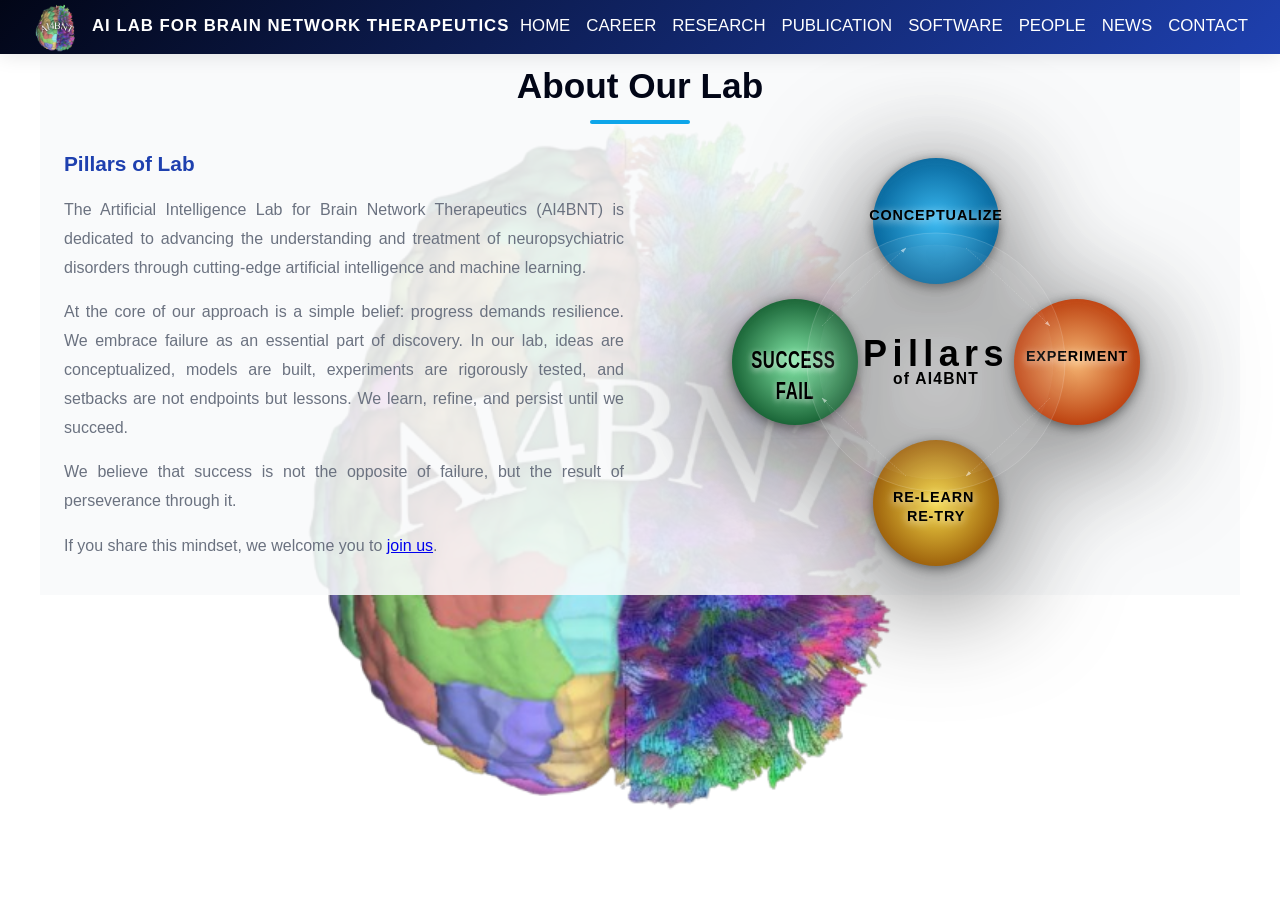
<file: about.html>
﻿<!DOCTYPE html>
<html lang="en">
<head>
    <meta charset="UTF-8">
    <meta name="viewport" content="width=device-width, initial-scale=1.0">
    <title>About - AI4BNT</title>
    <link rel="stylesheet" href="css/main.css">
    <link rel="stylesheet" href="css/animations.css">
    <link rel="stylesheet" href="css/responsive.css">
</head>
<body>

<header>
    <nav>
        <a href="index.html" class="logo"><img src="LAB/AI4BNT.png" alt="AI4BNT Logo" class="logo-img">AI LAB FOR BRAIN NETWORK THERAPEUTICS</a>
            <ul class="nav-menu" id="navMenu">
                <li><a href="index.html">HOME</a></li><li><a href="career.html">CAREER</a></li>
                <li><a href="research.html">RESEARCH</a></li>
                <li><a href="publications.html">PUBLICATION</a></li>
                <li><a href="software.html">SOFTWARE</a></li>
                <li class="dropdown">
                    <a href="people.html#pi-section">PEOPLE</a>
                    <div class="dropdown-content" id="peopleNavDropdown">
                        <div class="people-nav-section">
                            <a href="people.html#pi-section">Principal Investigator</a>
                            <a href="people.html#research-fellows-section">Research Fellows</a>
                            <a href="people.html#doctoral-fellows-section">Doctoral Fellows</a>
                            <a href="people.html#research-interns-section">Research Interns</a>
                        </div>
                    </div>
                </li>
                <li><a href="news.html">NEWS</a></li>
                <li><a href="contact.html">CONTACT</a></li>
            </ul>
            <div class="hamburger" id="hamburger">
                <span></span>
                <span></span>
                <span></span>
            </div>
    </nav>
</header>

<section id="about">
    <h2 class="section-title">About Our Lab</h2>
    <div class="about-grid">
        <div class="about-content">
            <h3>Pillars of Lab</h3>
            <p>
                The Artificial Intelligence Lab for Brain Network Therapeutics (AI4BNT) is dedicated to advancing the understanding and treatment of neuropsychiatric disorders through cutting-edge artificial intelligence and machine learning.
            </p>
            <p>
                At the core of our approach is a simple belief: progress demands resilience. We embrace failure as an essential part of discovery. In our lab, ideas are conceptualized, models are built, experiments are rigorously tested, and setbacks are not endpoints but lessons. We learn, refine, and persist until we succeed.
            </p>
            <p>
                We believe that success is not the opposite of failure, but the result of perseverance through it.
            </p>
            <p>
                If you share this mindset, we welcome you to <a href="career.html">join us</a>.
            </p>
        </div>
        <div style="display: flex; justify-content: center; align-items: center; height: 50vh; background: transparent; padding: 0; margin: 0; width: 100%; overflow: visible;">
            <style>
                .pillar-container-new svg {
                    max-width: 100%;
                    max-height: 100%;
                    width: 100%;
                    height: 100%;
                    filter: drop-shadow(0 20px 60px rgba(0, 0, 0, 0.8));
                }

                .pillar-container-new {
                    width: 100%;
                    height: 100%;
                    display: flex;
                    justify-content: center;
                    align-items: center;
                    overflow: visible;
                }

                .pillar-container-new .pillar-circle {
                    fill-opacity: 0.95;
                    filter: drop-shadow(0 8px 20px rgba(0, 0, 0, 0.5));
                    transition: filter 0.3s ease;
                    cursor: pointer;
                }

                .pillar-container-new .pillar-circle:hover {
                    filter: drop-shadow(0 10px 30px rgba(255, 255, 255, 0.3));
                }

                .pillar-container-new .pillar-text {
                    font-size: 48px !important;
                    font-weight: 900;
                    letter-spacing: 0.06em;
                    text-transform: uppercase;
                    fill: black;
                    text-shadow: 0 2px 8px rgba(255, 255, 255, 0.8);
                    dominant-baseline: middle;
                    text-anchor: middle;
                    pointer-events: none;
                }

                .pillar-container-new .pillar-text tspan {
                    font-size: inherit !important;
                }

                .pillar-container-new .center-label {
                    font-size: 120px;
                    font-weight: 900;
                    letter-spacing: 0.15em;
                    fill: black;
                    text-anchor: middle;
                    dominant-baseline: middle;
                }

                .pillar-group-0 {
                  animation: popPillar 3.5s ease-in-out infinite;
                  animation-delay: 0s;
                  transform-origin: 500px 30px;
                }

                .pillar-group-1 {
                  animation: popPillar 3.5s ease-in-out infinite;
                  animation-delay: 0.8s;
                  transform-origin: 970px 500px;
                }

                .pillar-group-2 {
                  animation: popPillar 3.5s ease-in-out infinite;
                  animation-delay: 1.6s;
                  transform-origin: 500px 970px;
                }

                .pillar-group-3 {
                  animation: popPillar 3.5s ease-in-out infinite;
                  animation-delay: 2.4s;
                  transform-origin: 30px 500px;
                }

                .arrows-group {
                  animation: rotateArrows 20s linear infinite;
                  transform-origin: 500px 500px;
                }

                @keyframes popPillar {
                  0% {
                    transform: scale(0);
                    opacity: 0;
                  }
                  50% {
                    transform: scale(1.15);
                  }
                  100% {
                    transform: scale(1);
                    opacity: 1;
                  }
                }

                @keyframes rotateArrows {
                  0% {
                    transform: rotate(0deg);
                  }
                  100% {
                    transform: rotate(360deg);
                  }
                }
            </style>
            <div class="pillar-container-new">
                <svg viewBox="-250 -250 1500 1500" preserveAspectRatio="xMidYMid meet" width="100%" height="100%" style="display: block;">
                    <defs>
                        <marker id="arrowheadNew" markerWidth="10" markerHeight="10" refX="9" refY="3" orient="auto">
                            <polygon points="0 0, 10 3, 0 6" fill="rgba(255, 255, 255, 0.5)" />
                        </marker>

                        <radialGradient id="pillarGrad0New">
                            <stop offset="0%" style="stop-color:#38bdf8;stop-opacity:1" />
                            <stop offset="100%" style="stop-color:#0369a1;stop-opacity:1" />
                        </radialGradient>
                        <radialGradient id="pillarGrad1New">
                            <stop offset="0%" style="stop-color:#fdba74;stop-opacity:1" />
                            <stop offset="100%" style="stop-color:#c2410c;stop-opacity:1" />
                        </radialGradient>
                        <radialGradient id="pillarGrad2New">
                            <stop offset="0%" style="stop-color:#fde047;stop-opacity:1" />
                            <stop offset="100%" style="stop-color:#a16207;stop-opacity:1" />
                        </radialGradient>
                        <radialGradient id="pillarGrad3New">
                            <stop offset="0%" style="stop-color:#86efac;stop-opacity:1" />
                            <stop offset="100%" style="stop-color:#166534;stop-opacity:1" />
                        </radialGradient>
                    </defs>

                    <g class="pillar-group-0">
                        <circle cx="500" cy="30" r="210" fill="url(#pillarGrad0New)" class="pillar-circle"/>
                        <text x="500" y="30" class="pillar-text">
                            <tspan x="500" dy="-0.35em">CONCEPTUALIZE</tspan>
                        </text>
                    </g>

                    <g class="pillar-group-1">
                        <circle cx="970" cy="500" r="210" fill="url(#pillarGrad1New)" class="pillar-circle"/>
                        <text x="970" y="500" class="pillar-text">
                            <tspan x="970" dy="-0.35em">EXPERIMENT</tspan>
                        </text>
                    </g>

                    <g class="pillar-group-2">
                        <circle cx="500" cy="970" r="210" fill="url(#pillarGrad2New)" class="pillar-circle"/>
                        <text x="500" y="970" class="pillar-text">
                            <tspan x="500" dy="-0.35em">RE-LEARN</tspan>
                            <tspan x="500" dy="1.3em">RE-TRY</tspan>
                        </text>
                    </g>

                    <g class="pillar-group-3">
                        <circle cx="30" cy="500" r="210" fill="url(#pillarGrad3New)" class="pillar-circle"/>
                        <text x="30" y="500" class="pillar-text" textLength="420" lengthAdjust="spacingAndGlyphs">
                            <tspan x="30" dy="0" style="font-size: 80px !important;">SUCCESS</tspan>
                            <tspan x="30" dy="1.3em" style="font-size: 80px !important;">FAIL</tspan>
                        </text>
                    </g>

                    <g class="arrows-group" stroke="rgba(255, 255, 255, 0.35)" stroke-width="2" fill="none" stroke-dasharray="4,4">
                        <path d="M 600 120 Q 750 250 880 380" marker-end="url(#arrowheadNew)"/>
                        <path d="M 880 620 Q 750 750 600 880" marker-end="url(#arrowheadNew)"/>
                        <path d="M 400 880 Q 250 750 120 620" marker-end="url(#arrowheadNew)"/>
                        <path d="M 120 380 Q 250 250 400 120" marker-end="url(#arrowheadNew)"/>
                    </g>

                    <circle cx="500" cy="500" r="430" fill="rgba(255,255,255,0.06)" stroke="rgba(255,255,255,0.25)" stroke-width="2"/>
                    <circle cx="500" cy="500" r="390" fill="rgba(255,255,255,0.03)" stroke="rgba(255,255,255,0.12)" stroke-width="1"/>

                    <text x="500" y="480" class="center-label" fill="black">Pillars</text>
                    <text x="500" y="560" style="font-size: 52px; font-weight: 700; letter-spacing: 0.08em; fill: black; text-anchor: middle; dominant-baseline: middle;">of AI4BNT</text>
                </svg>
            </div>
        </div>
    </div>
</section>

    <button class="scroll-to-top" id="scrollTopBtn" onclick="scrollToTop()" aria-label="Scroll to top">↑</button>

<script src="js/navigation.js"></script>
<script src="js/scroll.js"></script>

</body>
</html>
</file>
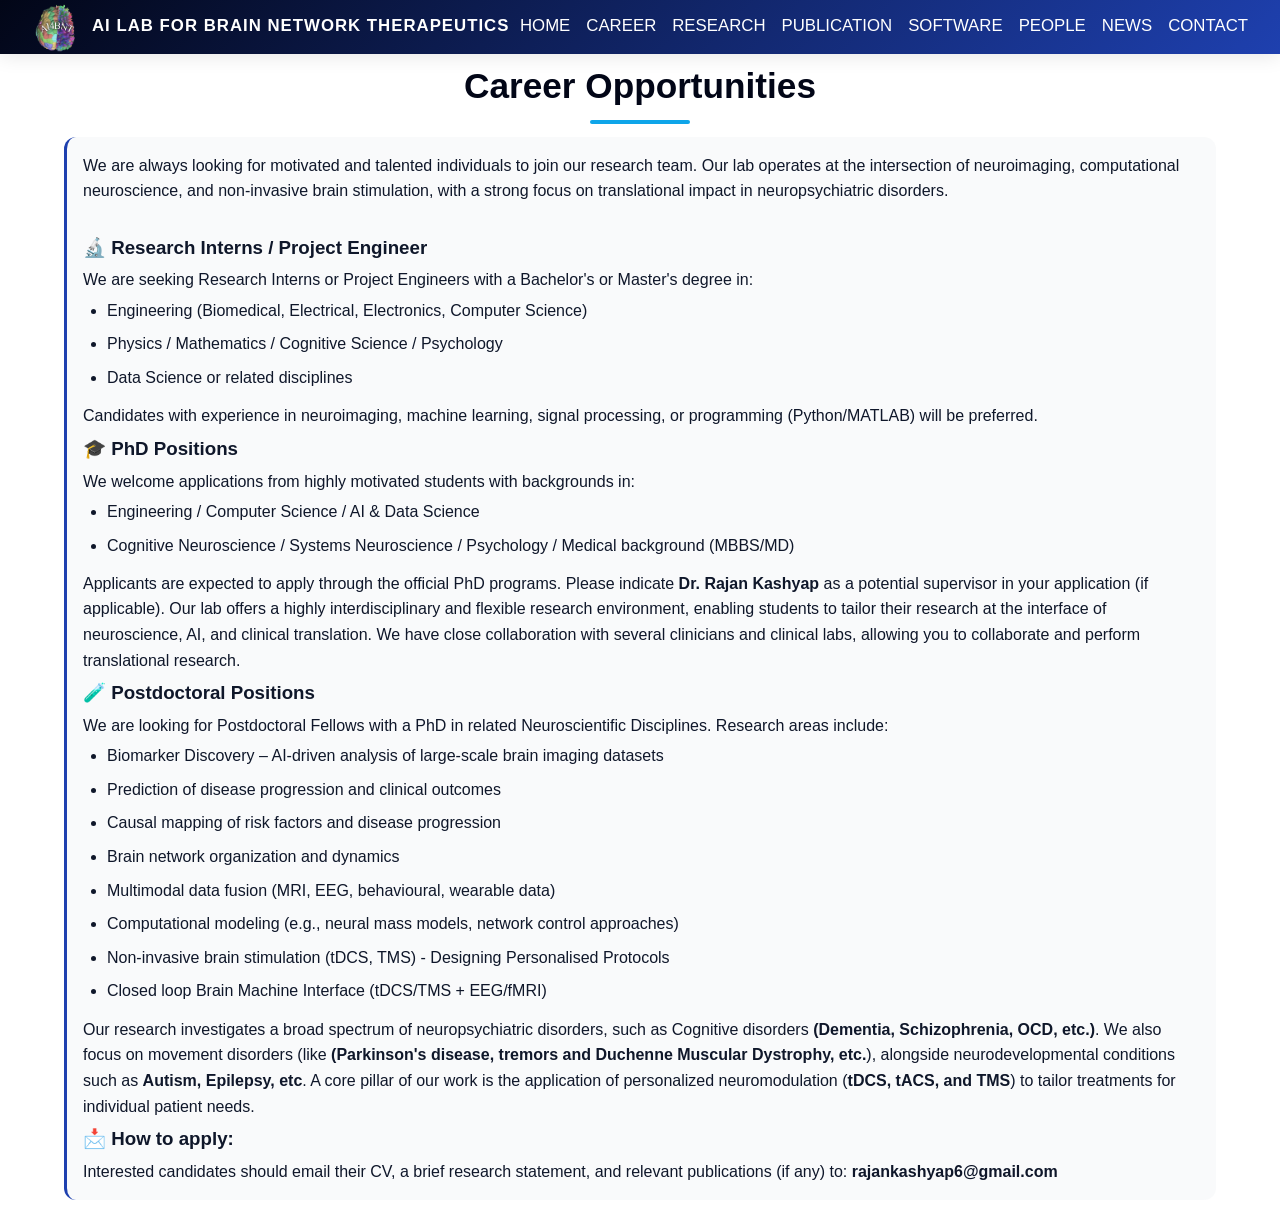
<file: career.html>
﻿<!DOCTYPE html>
<html lang="en">
<head>
    <meta charset="UTF-8">
    <meta name="viewport" content="width=device-width, initial-scale=1.0">
    <title>Career - AI4BNT</title>
    <link rel="stylesheet" href="css/main.css">
    <link rel="stylesheet" href="css/animations.css">
    <link rel="stylesheet" href="css/responsive.css">
</head>
<body>

<header>
    <nav>
        <a href="index.html" class="logo"><img src="LAB/AI4BNT.png" alt="AI4BNT Logo" class="logo-img">AI LAB FOR BRAIN NETWORK THERAPEUTICS</a>
            <ul class="nav-menu" id="navMenu">
                <li><a href="index.html">HOME</a></li><li><a href="career.html">CAREER</a></li>
                <li><a href="research.html">RESEARCH</a></li>
                <li><a href="publications.html">PUBLICATION</a></li>
                <li><a href="software.html">SOFTWARE</a></li>
                <li class="dropdown">
                    <a href="people.html#pi-section">PEOPLE</a>
                    <div class="dropdown-content" id="peopleNavDropdown">
                        <div class="people-nav-section">
                            <a href="people.html#pi-section">Principal Investigator</a>
                            <a href="people.html#research-fellows-section">Research Fellows</a>
                            <a href="people.html#doctoral-fellows-section">Doctoral Fellows</a>
                            <a href="people.html#research-interns-section">Research Interns</a>
                        </div>
                    </div>
                </li>
                <li><a href="news.html">NEWS</a></li>
                <li><a href="contact.html">CONTACT</a></li>
            </ul>
            <div class="hamburger" id="hamburger">
                <span></span>
                <span></span>
                <span></span>
            </div>
    </nav>
</header>

<section id="career" style="background: white;">
    <h2 class="section-title">Career Opportunities</h2>
    <div class="content-grid">
        <p>We are always looking for motivated and talented individuals to join our research team. Our lab operates at the intersection of neuroimaging, computational neuroscience, and non-invasive brain stimulation, with a strong focus on translational impact in neuropsychiatric disorders.</p>
        
        <h3 style="margin-top: 1.5rem;">🔬 Research Interns / Project Engineer</h3>
        <p>We are seeking Research Interns or Project Engineers with a Bachelor's or Master's degree in:</p>
        <ul>
            <li>Engineering (Biomedical, Electrical, Electronics, Computer Science)</li>
            <li>Physics / Mathematics / Cognitive Science / Psychology</li>
            <li>Data Science or related disciplines</li>
        </ul>
        <p>Candidates with experience in neuroimaging, machine learning, signal processing, or programming (Python/MATLAB) will be preferred.</p>
        
        <h3>🎓 PhD Positions</h3>
        <p>We welcome applications from highly motivated students with backgrounds in:</p>
        <ul>
            <li>Engineering / Computer Science / AI & Data Science</li>
            <li>Cognitive Neuroscience / Systems Neuroscience / Psychology / Medical background (MBBS/MD)</li>
        </ul>
        <p>Applicants are expected to apply through the official PhD programs. Please indicate <strong>Dr. Rajan Kashyap</strong> as a potential supervisor in your application (if applicable). Our lab offers a highly interdisciplinary and flexible research environment, enabling students to tailor their research at the interface of neuroscience, AI, and clinical translation. We have close collaboration with several clinicians and clinical labs, allowing you to collaborate and perform translational research.</p>
        
        <h3>🧪 Postdoctoral Positions</h3>
        <p>We are looking for Postdoctoral Fellows with a PhD in related Neuroscientific Disciplines. Research areas include:</p>
        <ul>
            <li>Biomarker Discovery &ndash; AI-driven analysis of large-scale brain imaging datasets</li>
            <li>Prediction of disease progression and clinical outcomes</li>
            <li>Causal mapping of risk factors and disease progression</li>
            <li>Brain network organization and dynamics</li>
            <li>Multimodal data fusion (MRI, EEG, behavioural, wearable data)</li>
            <li>Computational modeling (e.g., neural mass models, network control approaches)</li>
            <li>Non-invasive brain stimulation (tDCS, TMS) - Designing Personalised Protocols</li>
            <li>Closed loop Brain Machine Interface (tDCS/TMS + EEG/fMRI)</li>
        </ul>
        <p>Our research investigates a broad spectrum of neuropsychiatric disorders, such as 
    Cognitive disorders <strong>(Dementia, Schizophrenia, OCD, etc.)</strong>. We also focus on 
    movement disorders (like <strong>(Parkinson's disease, tremors and Duchenne Muscular Dystrophy, etc.</strong>), alongside 
    neurodevelopmental conditions such as <strong>Autism, Epilepsy, etc</strong>.
    A core pillar of our work is the application of personalized neuromodulation 
    (<strong>tDCS, tACS, and TMS</strong>) to tailor treatments for individual patient needs.
</p>
        <h3>📩 How to apply:</h3>
        <p>Interested candidates should email their CV, a brief research statement, and relevant publications (if any) to: <strong>rajankashyap6@gmail.com</strong></p>
    </div>
</section>

    <button class="scroll-to-top" id="scrollTopBtn" onclick="scrollToTop()" aria-label="Scroll to top">↑</button>

<script src="js/navigation.js"></script>
<script src="js/animations.js"></script>
<script src="js/scroll.js"></script>

</body>
</html>
</file>
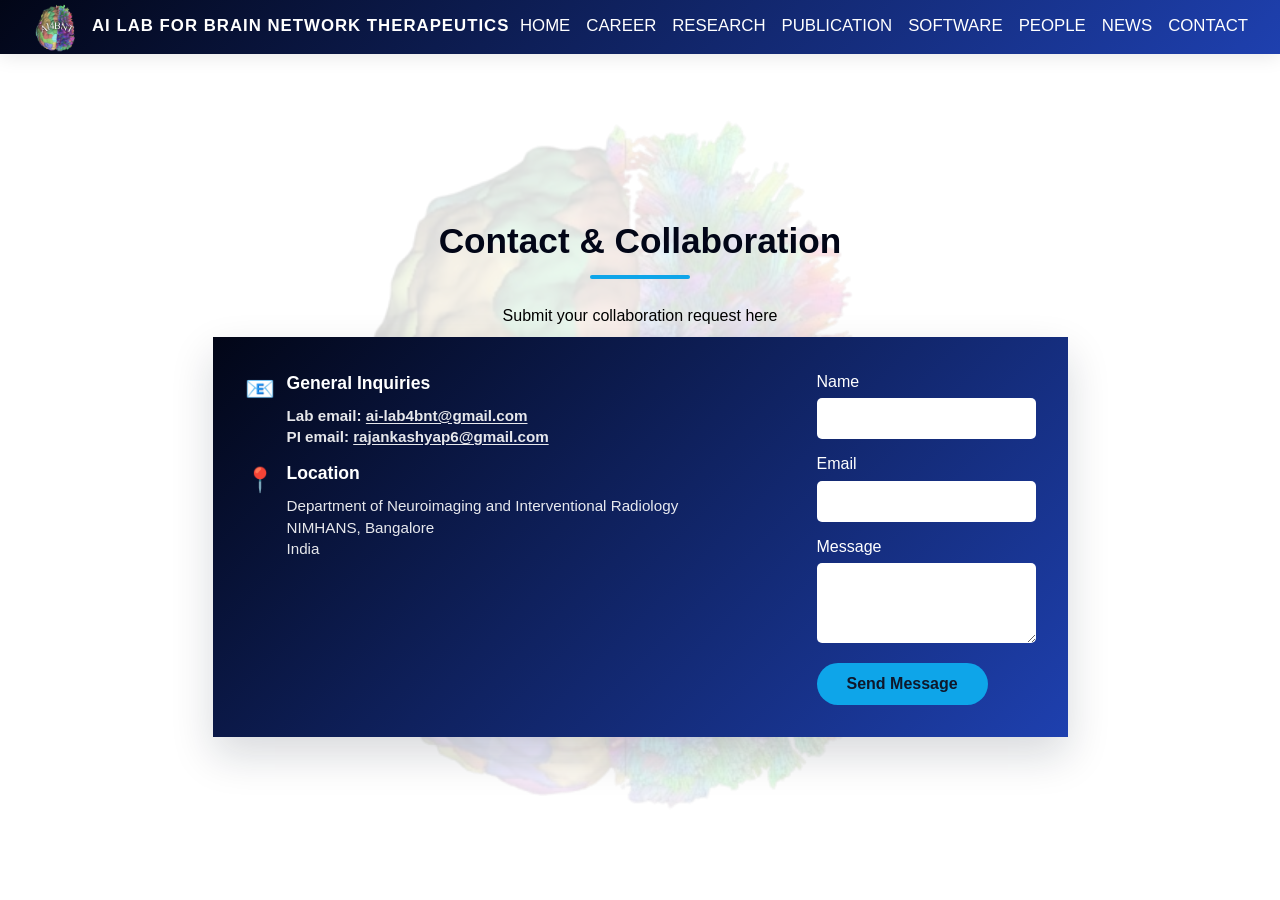
<file: contact.html>
﻿<!DOCTYPE html>
<html lang="en">
<head>
    <meta charset="UTF-8">
    <meta name="viewport" content="width=device-width, initial-scale=1.0">
    <title>Contact - AI4BNT</title>
    <link rel="stylesheet" href="css/main.css">
    <link rel="stylesheet" href="css/animations.css">
    <link rel="stylesheet" href="css/responsive.css">
</head>
<body class="contact-page">

<header>
    <nav>
        <a href="index.html" class="logo"><img src="LAB/AI4BNT.png" alt="AI4BNT Logo" class="logo-img">AI LAB FOR BRAIN NETWORK THERAPEUTICS</a>
            <ul class="nav-menu" id="navMenu">
                <li><a href="index.html">HOME</a></li><li><a href="career.html">CAREER</a></li>
                <li><a href="research.html">RESEARCH</a></li>
                <li><a href="publications.html">PUBLICATION</a></li>
                <li><a href="software.html">SOFTWARE</a></li>
                <li class="dropdown">
                    <a href="people.html#pi-section">PEOPLE</a>
                    <div class="dropdown-content" id="peopleNavDropdown">
                        <div class="people-nav-section">
                            <a href="people.html#pi-section">Principal Investigator</a>
                            <a href="people.html#research-fellows-section">Research Fellows</a>
                            <a href="people.html#doctoral-fellows-section">Doctoral Fellows</a>
                            <a href="people.html#research-interns-section">Research Interns</a>
                        </div>
                    </div>
                </li>
                <li><a href="news.html">NEWS</a></li>
                <li><a href="contact.html">CONTACT</a></li>
            </ul>
            <div class="hamburger" id="hamburger">
                <span></span>
                <span></span>
                <span></span>
            </div>
    </nav>
</header>

<section id="contact">
    <h2 class="section-title">Contact & Collaboration</h2>
    <p style="text-align:center; max-width: 780px; margin: 0 auto 0.5rem; color: black;">
        Submit your collaboration request here
    </p>
    <div class="contact-wrapper">
        <div class="contact-info">
            <div class="contact-item">
                <div class="contact-icon">📧</div>
                <div class="contact-text">
                    <h4>General Inquiries</h4>
                    <p><strong>Lab email:</strong> <a href="mailto:ai-lab4bnt@gmail.com" style="color: white;">ai-lab4bnt@gmail.com</a><br><strong>PI email:</strong> <a href="mailto:rajankashyap6@gmail.com" style="color: white;">rajankashyap6@gmail.com</a></p>
                </div>
            </div>
            <div class="contact-item">
                <div class="contact-icon">📍</div>
                <div class="contact-text">
                    <h4>Location</h4>
                    <p>Department of Neuroimaging and Interventional Radiology<br>NIMHANS, Bangalore<br>India</p>
                </div>
            </div>
        </div>
        <div>
            <form action="https://formspree.io/f/xbdpzdnr" method="POST">
                <div class="form-group">
                    <label for="name">Name</label>
                    <input type="text" id="name" name="name" required>
                </div>
                <div class="form-group">
                    <label for="email">Email</label>
                    <input type="email" id="email" name="email" required>
                </div>

                <div class="form-group">
                    <label for="message">Message</label>
                    <textarea id="message" name="message" required></textarea>
                </div>
                <button type="submit" class="btn btn-primary">Send Message</button>
            </form>
        </div>
    </div>
</section>

    <button class="scroll-to-top" id="scrollTopBtn" onclick="scrollToTop()" aria-label="Scroll to top">↑</button>

<script src="js/navigation.js"></script>
<script src="js/animations.js"></script>
<script src="js/scroll.js"></script>

</body>
</html>
</file>
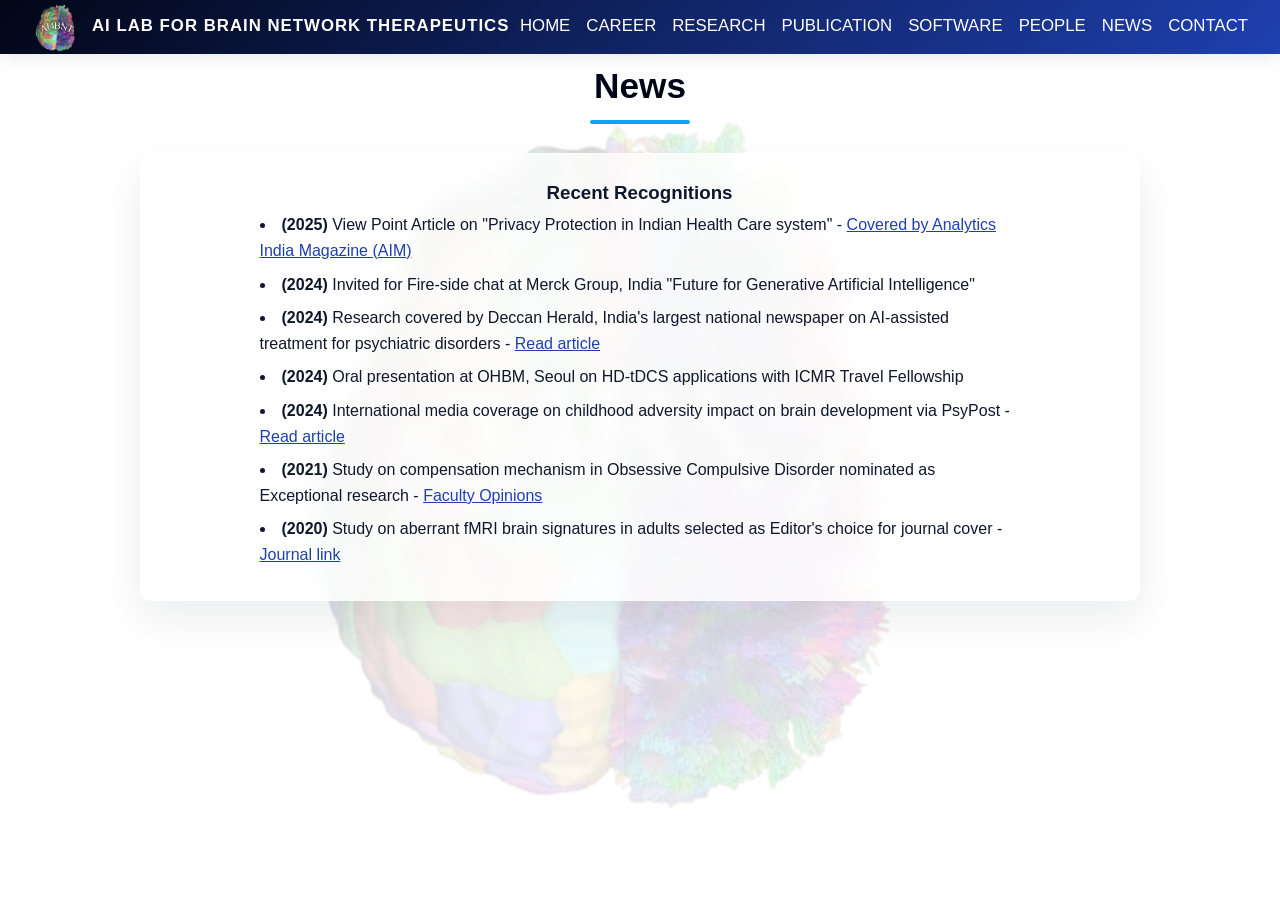
<file: news.html>
﻿<!DOCTYPE html>
<html lang="en">
<head>
    <meta charset="UTF-8">
    <meta name="viewport" content="width=device-width, initial-scale=1.0">
    <title>News - AI4BNT</title>
    <link rel="stylesheet" href="css/main.css">
    <link rel="stylesheet" href="css/animations.css">
    <link rel="stylesheet" href="css/responsive.css">
</head>
<body class="news-page">

<header>
    <nav>
        <a href="index.html" class="logo"><img src="LAB/AI4BNT.png" alt="AI4BNT Logo" class="logo-img">AI LAB FOR BRAIN NETWORK THERAPEUTICS</a>
            <ul class="nav-menu" id="navMenu">
                <li><a href="index.html">HOME</a></li><li><a href="career.html">CAREER</a></li>
                <li><a href="research.html">RESEARCH</a></li>
                <li><a href="publications.html">PUBLICATION</a></li>
                <li><a href="software.html">SOFTWARE</a></li>
                <li class="dropdown">
                    <a href="people.html#pi-section">PEOPLE</a>
                    <div class="dropdown-content" id="peopleNavDropdown">
                        <div class="people-nav-section">
                            <a href="people.html#pi-section">Principal Investigator</a>
                            <a href="people.html#research-fellows-section">Research Fellows</a>
                            <a href="people.html#doctoral-fellows-section">Doctoral Fellows</a>
                            <a href="people.html#research-interns-section">Research Interns</a>
                        </div>
                    </div>
                </li>
                <li><a href="news.html">NEWS</a></li>
                <li><a href="contact.html">CONTACT</a></li>
            </ul>
            <div class="hamburger" id="hamburger">
                <span></span>
                <span></span>
                <span></span>
            </div>
    </nav>
</header>

<!-- News Section -->
<section id="news" style="background: transparent;">
    <h2 class="section-title">News </h2>
    <div class="content-grid">
        <h3>Recent Recognitions</h3>
        <ul>
            <li><strong>(2025)</strong> View Point Article on "Privacy Protection in Indian Health Care system" - <a href="https://analyticsindiamag.com/ai-features/ai-is-changing-healthcare-but-can-india-protect-patient-privacy" target="_blank" style="color: var(--secondary-color); text-decoration: underline;">Covered by Analytics India Magazine (AIM)</a></li>
            <li><strong>(2024)</strong> Invited for Fire-side chat at Merck Group, India "Future for Generative Artificial Intelligence"</li>
            <li><strong>(2024)</strong> Research covered by Deccan Herald, India's largest national newspaper on AI-assisted treatment for psychiatric disorders - <a href="https://www.deccanherald.com/india/karnataka/bengaluru/boost-for-treating-psychiatric-disorders-as-ai-meets-medicine-3230847" target="_blank" style="color: var(--secondary-color); text-decoration: underline;">Read article</a></li>
            <li><strong>(2024)</strong> Oral presentation at OHBM, Seoul on HD-tDCS applications with ICMR Travel Fellowship</li>
            <li><strong>(2024)</strong> International media coverage on childhood adversity impact on brain development via PsyPost - <a href="https://www.psypost.org/new-study-reveals-lasting-impact-of-childhood-adversity-on-brain-development/" target="_blank" style="color: var(--secondary-color); text-decoration: underline;">Read article</a></li>
            <li><strong>(2021)</strong> Study on compensation mechanism in Obsessive Compulsive Disorder nominated as Exceptional research - <a href="https://facultyopinions.com/article/739373355" target="_blank" style="color: var(--secondary-color); text-decoration: underline;">Faculty Opinions</a></li>
            <li><strong>(2020)</strong> Study on aberrant fMRI brain signatures in adults selected as Editor's choice for journal cover - <a href="https://onlinelibrary.wiley.com/doi/abs/10.1002/hbm.24649" target="_blank" style="color: var(--secondary-color); text-decoration: underline;">Journal link</a></li>
        </ul>
    </div>
</section>

    <button class="scroll-to-top" id="scrollTopBtn" onclick="scrollToTop()" aria-label="Scroll to top">↑</button>

<script src="js/navigation.js"></script>
<script src="js/animations.js"></script>
<script src="js/scroll.js"></script>

</body>
</html>
</file>
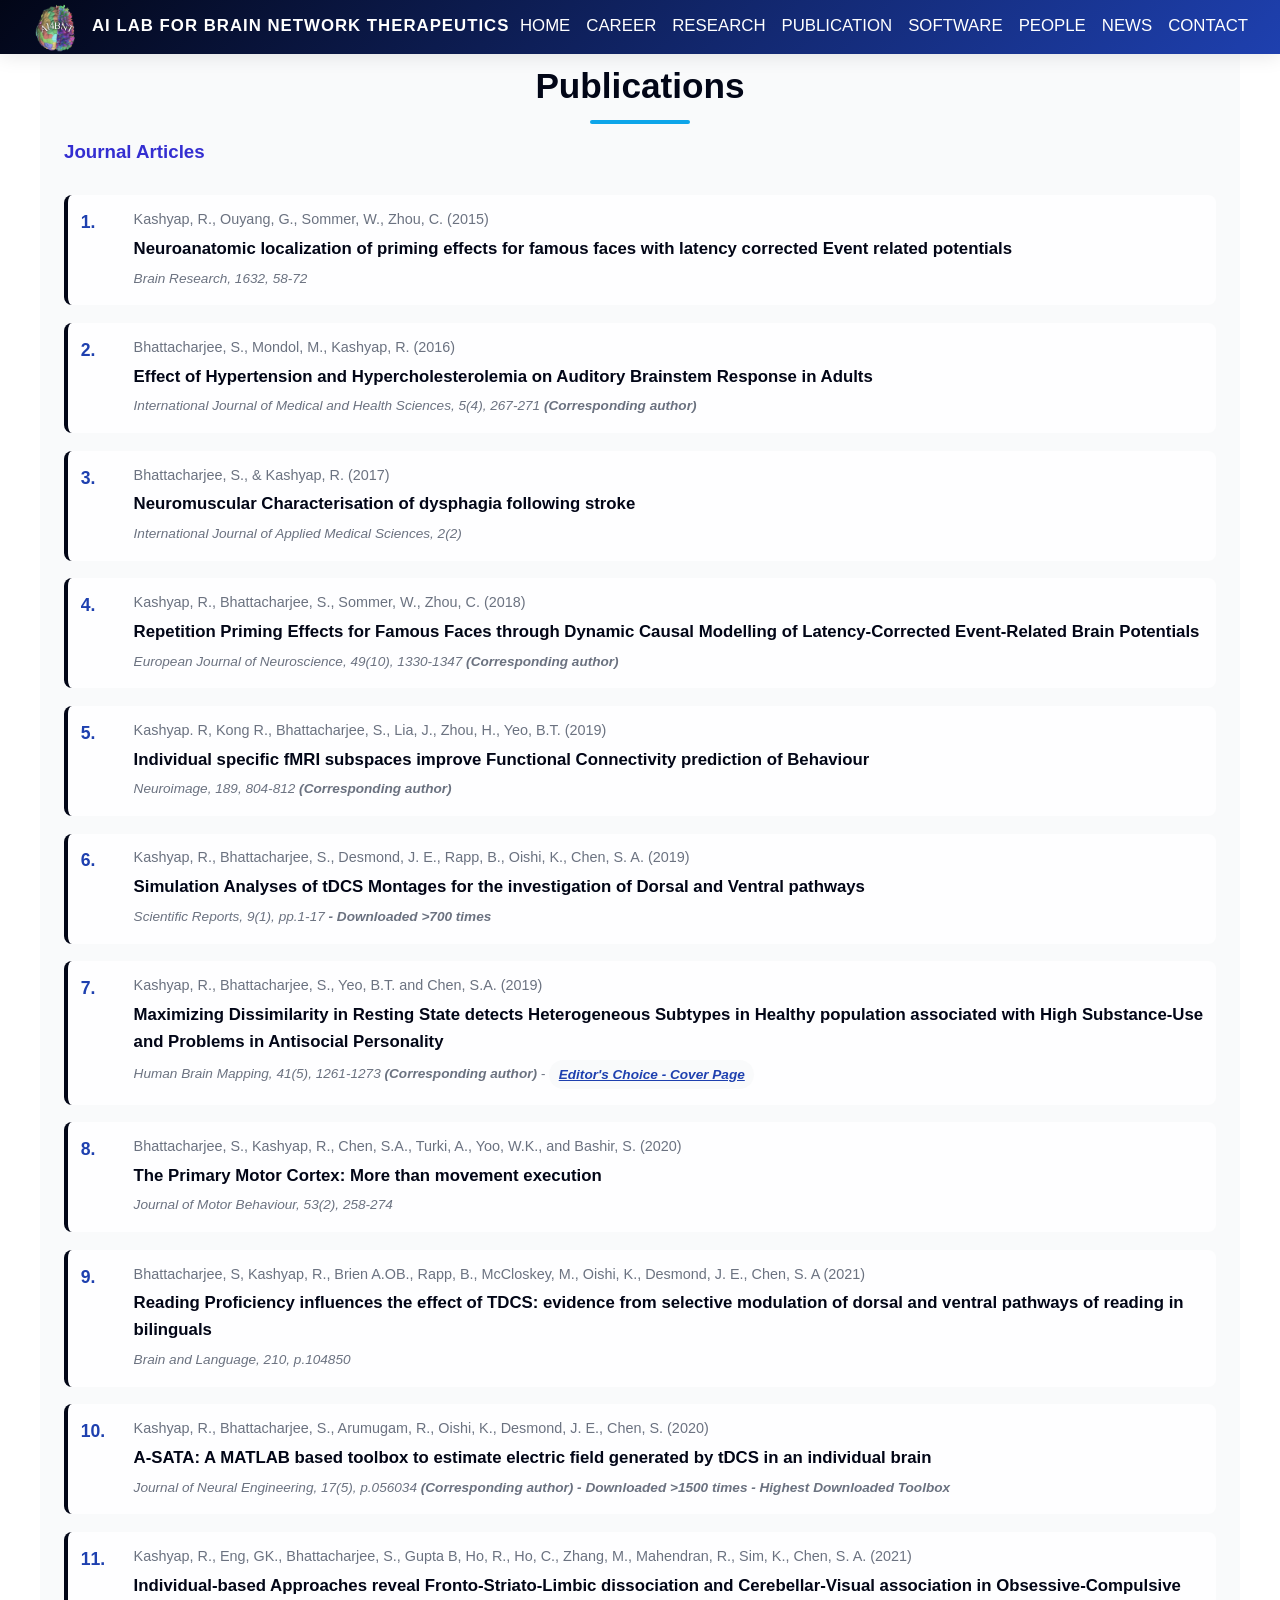
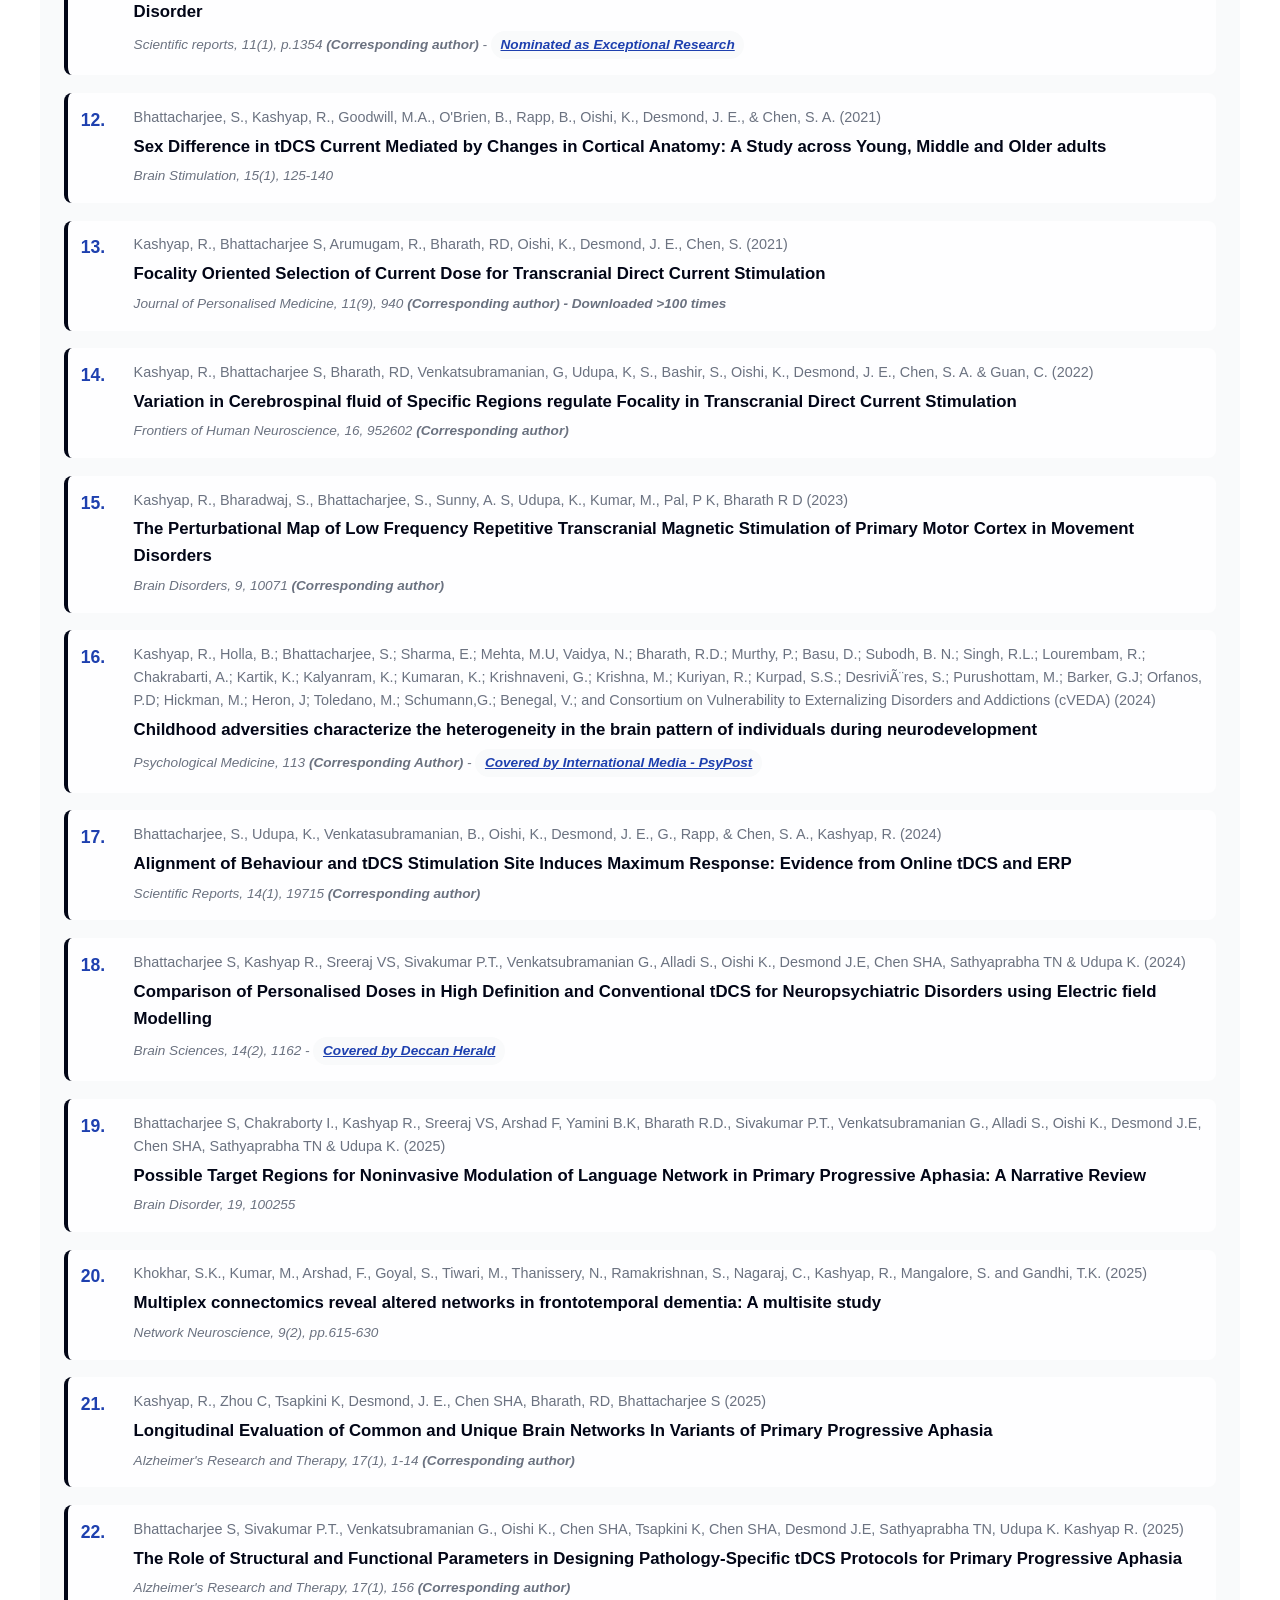
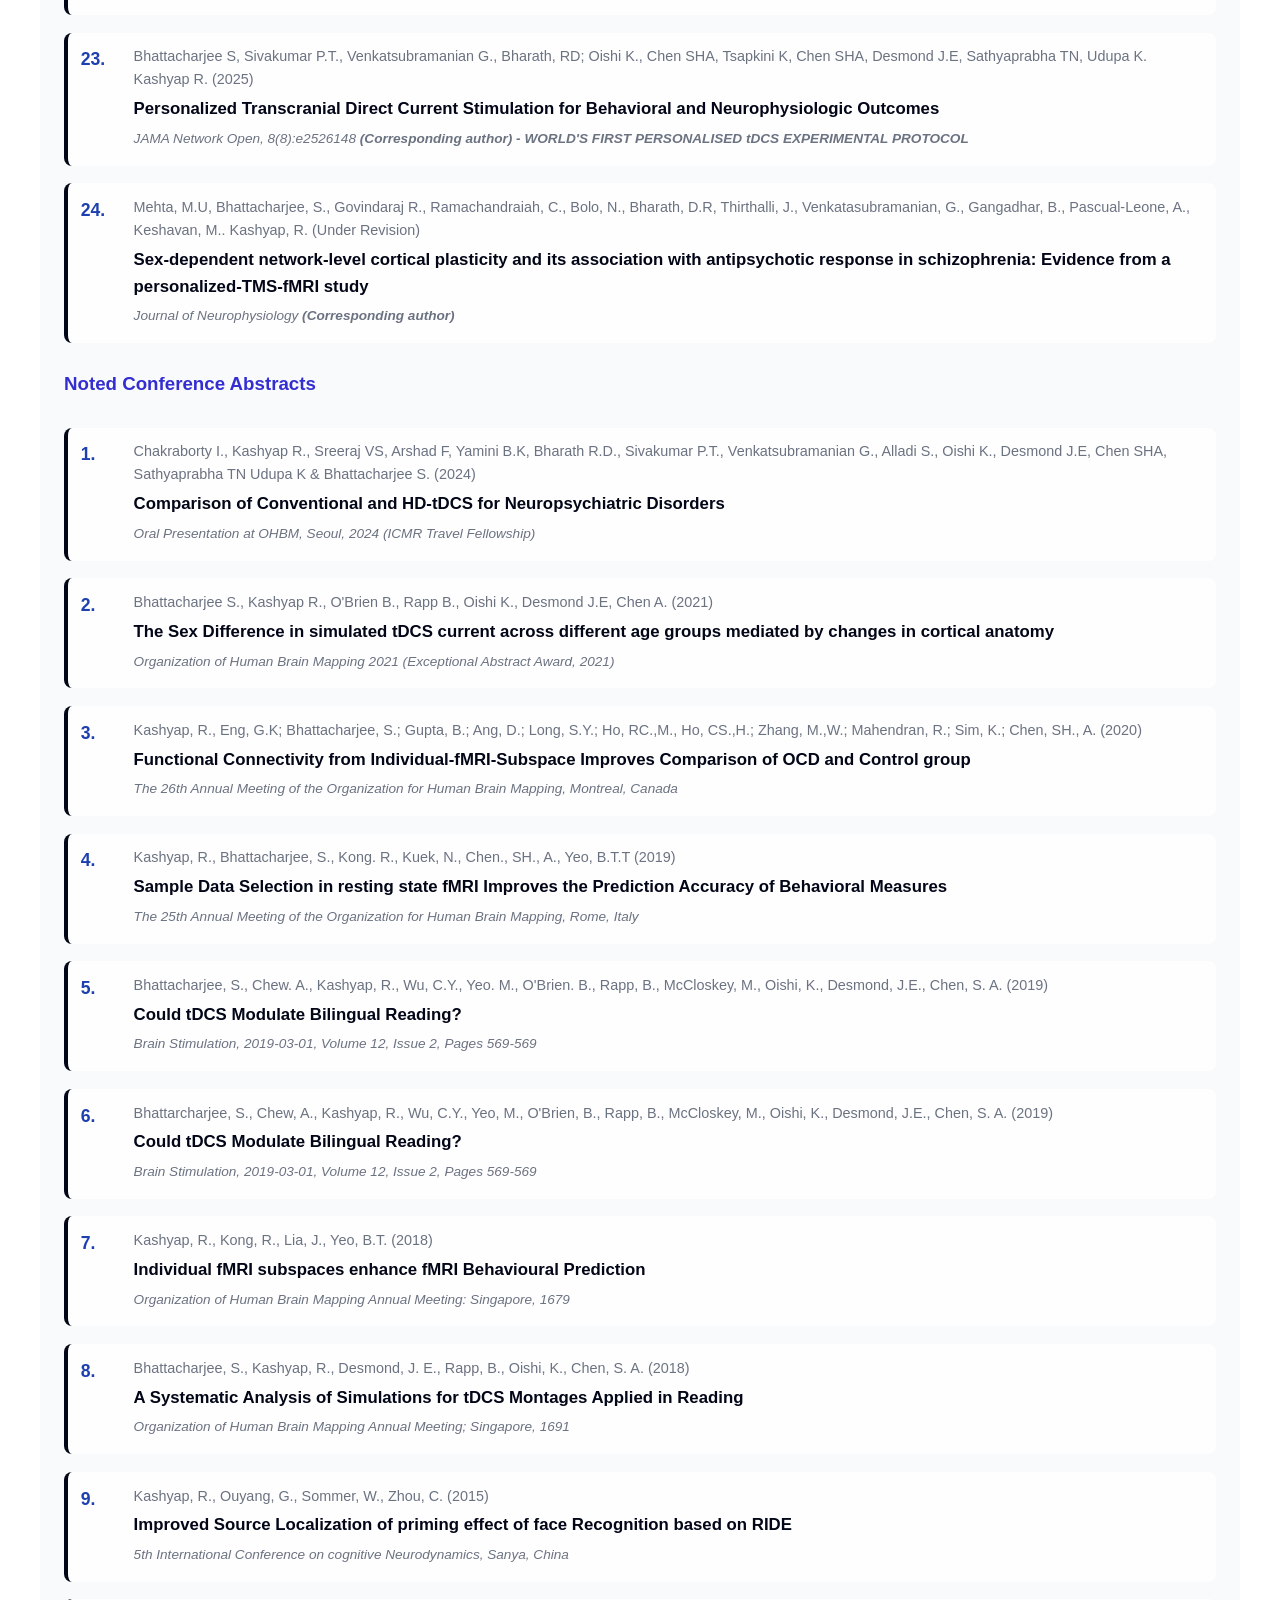
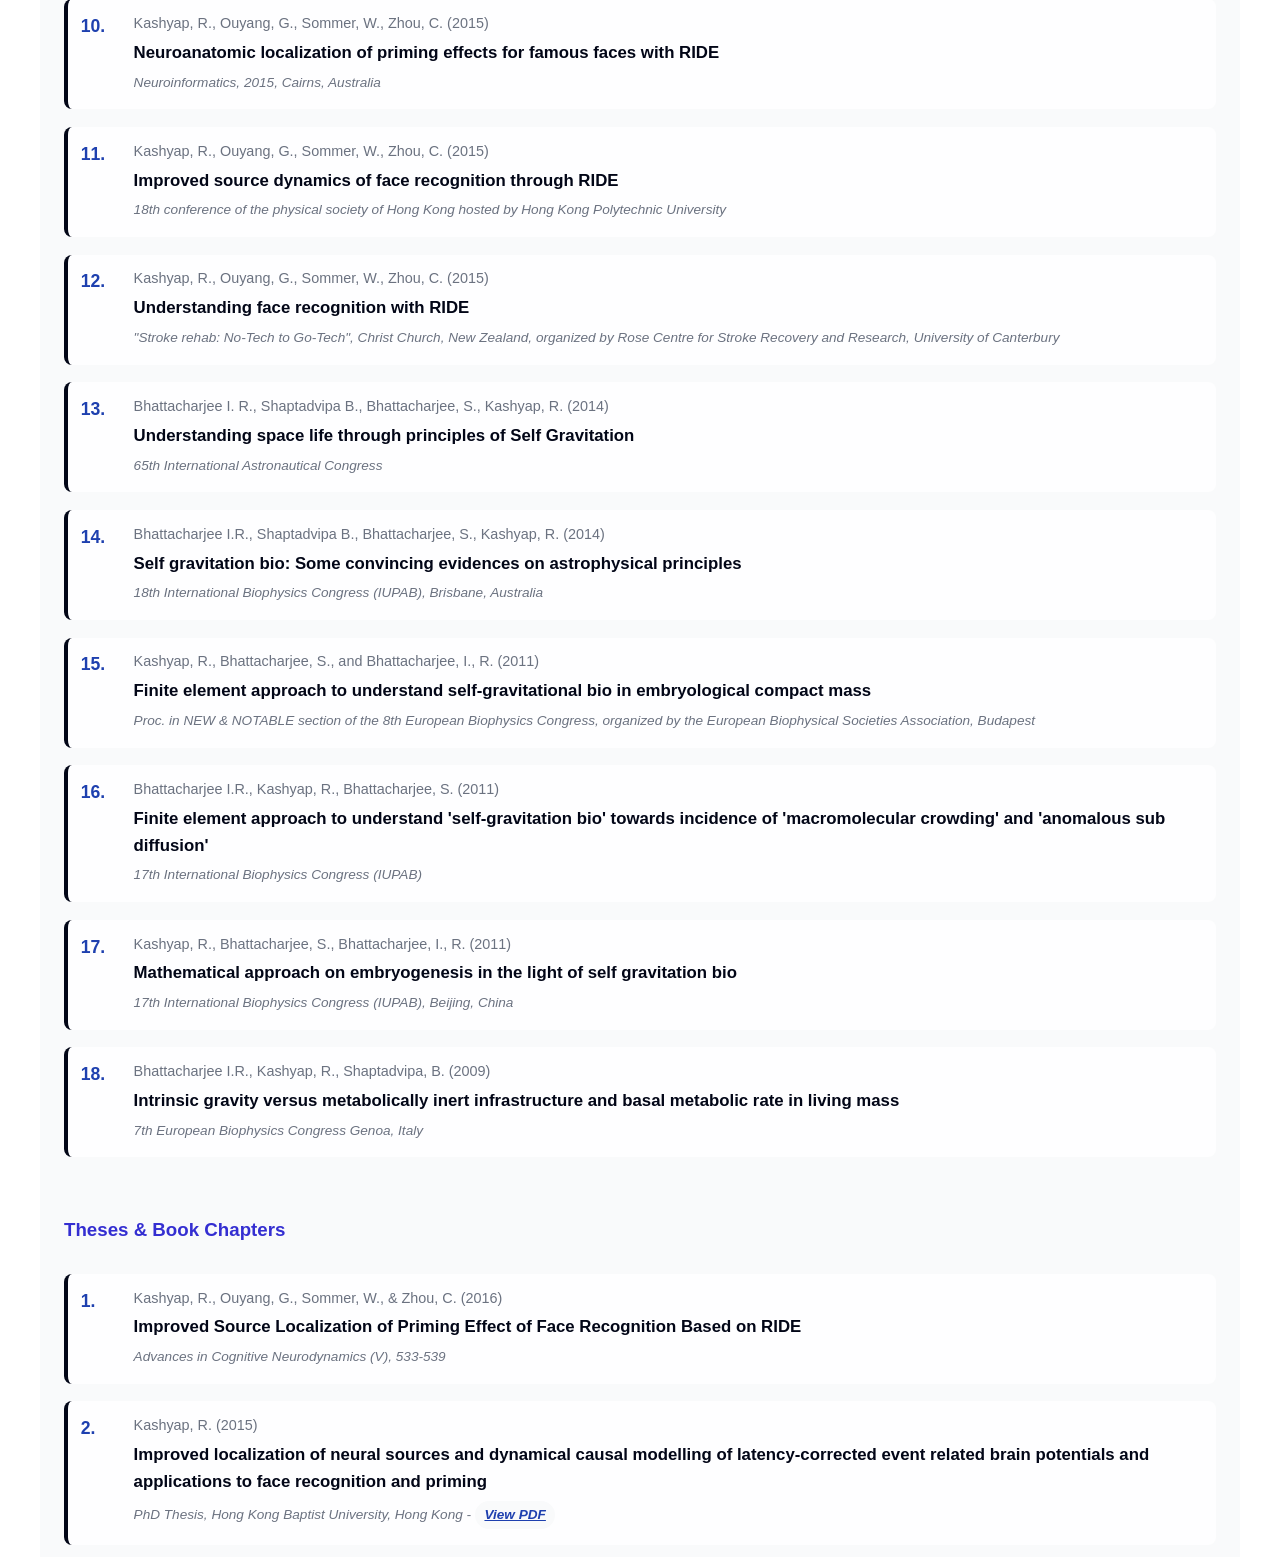
<file: publications.html>
﻿<!DOCTYPE html>
<html lang="en">
<head>
    <meta charset="UTF-8">
    <meta name="viewport" content="width=device-width, initial-scale=1.0">
    <title>Publications - AI4BNT</title>
    <link rel="stylesheet" href="css/main.css">
    <link rel="stylesheet" href="css/animations.css">
    <link rel="stylesheet" href="css/responsive.css">
</head>
<body>

<header>
    <nav>
        <a href="index.html" class="logo"><img src="LAB/AI4BNT.png" alt="AI4BNT Logo" class="logo-img">AI LAB FOR BRAIN NETWORK THERAPEUTICS</a>
            <ul class="nav-menu" id="navMenu">
                <li><a href="index.html">HOME</a></li><li><a href="career.html">CAREER</a></li>
                <li><a href="research.html">RESEARCH</a></li>
                <li><a href="publications.html">PUBLICATION</a></li>
                <li><a href="software.html">SOFTWARE</a></li>
                <li class="dropdown">
                    <a href="people.html#pi-section">PEOPLE</a>
                    <div class="dropdown-content" id="peopleNavDropdown">
                        <div class="people-nav-section">
                            <a href="people.html#pi-section">Principal Investigator</a>
                            <a href="people.html#research-fellows-section">Research Fellows</a>
                            <a href="people.html#doctoral-fellows-section">Doctoral Fellows</a>
                            <a href="people.html#research-interns-section">Research Interns</a>
                        </div>
                    </div>
                </li>
                <li><a href="news.html">NEWS</a></li>
                <li><a href="contact.html">CONTACT</a></li>
            </ul>
            <div class="hamburger" id="hamburger">
                <span></span>
                <span></span>
                <span></span>
            </div>
    </nav>
</header>

<!-- Publications Section -->
<section id="publications">
    <h2 class="section-title">Publications</h2>
    <div class="pub-list">
        
        <h3 style="margin-top: 0rem; margin-bottom: 1rem; color: #342ed1;">Journal Articles</h3>
        
        <div class="pub-item">
            <div class="pub-number">1.</div>
            <div class="pub-content">
                <div class="pub-authors">Kashyap, R., Ouyang, G., Sommer, W., Zhou, C. (2015)</div>
                <div class="pub-title">Neuroanatomic localization of priming effects for famous faces with latency corrected Event related potentials</div>
                <div class="pub-journal">Brain Research, 1632, 58-72</div>
            </div>
        </div>

        <div class="pub-item">
            <div class="pub-number">2.</div>
            <div class="pub-content">
                <div class="pub-authors">Bhattacharjee, S., Mondol, M., Kashyap, R. (2016)</div>
                <div class="pub-title">Effect of Hypertension and Hypercholesterolemia on Auditory Brainstem Response in Adults</div>
                <div class="pub-journal">International Journal of Medical and Health Sciences, 5(4), 267-271 <strong>(Corresponding author)</strong></div>
            </div>
        </div>

        <div class="pub-item">
            <div class="pub-number">3.</div>
            <div class="pub-content">
                <div class="pub-authors">Bhattacharjee, S., & Kashyap, R. (2017)</div>
                <div class="pub-title">Neuromuscular Characterisation of dysphagia following stroke</div>
                <div class="pub-journal">International Journal of Applied Medical Sciences, 2(2)</div>
            </div>
        </div>

        <div class="pub-item">
            <div class="pub-number">4.</div>
            <div class="pub-content">
                <div class="pub-authors">Kashyap, R., Bhattacharjee, S., Sommer, W., Zhou, C. (2018)</div>
                <div class="pub-title">Repetition Priming Effects for Famous Faces through Dynamic Causal Modelling of Latency-Corrected Event-Related Brain Potentials</div>
                <div class="pub-journal">European Journal of Neuroscience, 49(10), 1330-1347 <strong>(Corresponding author)</strong></div>
            </div>
        </div>

        <div class="pub-item">
            <div class="pub-number">5.</div>
            <div class="pub-content">
                <div class="pub-authors">Kashyap. R, Kong R., Bhattacharjee, S., Lia, J., Zhou, H., Yeo, B.T. (2019)</div>
                <div class="pub-title">Individual specific fMRI subspaces improve Functional Connectivity prediction of Behaviour</div>
                <div class="pub-journal">Neuroimage, 189, 804-812 <strong>(Corresponding author)</strong></div>
            </div>
        </div>

        <div class="pub-item">
            <div class="pub-number">6.</div>
            <div class="pub-content">
                <div class="pub-authors">Kashyap, R., Bhattacharjee, S., Desmond, J. E., Rapp, B., Oishi, K., Chen, S. A. (2019)</div>
                <div class="pub-title">Simulation Analyses of tDCS Montages for the investigation of Dorsal and Ventral pathways</div>
                <div class="pub-journal">Scientific Reports, 9(1), pp.1-17 <strong>- Downloaded >700 times</strong></div>
            </div>
        </div>

        <div class="pub-item">
            <div class="pub-number">7.</div>
            <div class="pub-content">
                <div class="pub-authors">Kashyap, R., Bhattacharjee, S., Yeo, B.T. and Chen, S.A. (2019)</div>
                <div class="pub-title">Maximizing Dissimilarity in Resting State detects Heterogeneous Subtypes in Healthy population associated with High Substance-Use and Problems in Antisocial Personality</div>
                <div class="pub-journal">Human Brain Mapping, 41(5), 1261-1273 <strong>(Corresponding author)</strong> - <strong><a href="https://onlinelibrary.wiley.com/doi/abs/10.1002/hbm.24649" target="_blank">Editor's Choice - Cover Page</a></strong></div>
            </div>
        </div>

        <div class="pub-item">
            <div class="pub-number">8.</div>
            <div class="pub-content">
                <div class="pub-authors">Bhattacharjee, S., Kashyap, R., Chen, S.A., Turki, A., Yoo, W.K., and Bashir, S. (2020)</div>
                <div class="pub-title">The Primary Motor Cortex: More than movement execution</div>
                <div class="pub-journal">Journal of Motor Behaviour, 53(2), 258-274</div>
            </div>
        </div>

        <div class="pub-item">
            <div class="pub-number">9.</div>
            <div class="pub-content">
                <div class="pub-authors">Bhattacharjee, S, Kashyap, R., Brien A.OB., Rapp, B., McCloskey, M., Oishi, K., Desmond, J. E., Chen, S. A (2021)</div>
                <div class="pub-title">Reading Proficiency influences the effect of TDCS: evidence from selective modulation of dorsal and ventral pathways of reading in bilinguals</div>
                <div class="pub-journal">Brain and Language, 210, p.104850</div>
            </div>
        </div>

        <div class="pub-item">
            <div class="pub-number">10.</div>
            <div class="pub-content">
                <div class="pub-authors">Kashyap, R., Bhattacharjee, S., Arumugam, R., Oishi, K., Desmond, J. E., Chen, S. (2020)</div>
                <div class="pub-title">A-SATA: A MATLAB based toolbox to estimate electric field generated by tDCS in an individual brain</div>
                <div class="pub-journal">Journal of Neural Engineering, 17(5), p.056034 <strong>(Corresponding author)</strong> <strong>- Downloaded >1500 times - Highest Downloaded Toolbox</strong></div>
            </div>
        </div>

        <div class="pub-item">
            <div class="pub-number">11.</div>
            <div class="pub-content">
                <div class="pub-authors">Kashyap, R., Eng, GK., Bhattacharjee, S., Gupta B, Ho, R., Ho, C., Zhang, M., Mahendran, R., Sim, K., Chen, S. A. (2021)</div>
                <div class="pub-title">Individual-based Approaches reveal Fronto-Striato-Limbic dissociation and Cerebellar-Visual association in Obsessive-Compulsive Disorder</div>
                <div class="pub-journal">Scientific reports, 11(1), p.1354 <strong>(Corresponding author)</strong> - <strong><a href="https://facultyopinions.com/article/739373355" target="_blank">Nominated as Exceptional Research</a></strong></div>
            </div>
        </div>

        <div class="pub-item">
            <div class="pub-number">12.</div>
            <div class="pub-content">
                <div class="pub-authors">Bhattacharjee, S., Kashyap, R., Goodwill, M.A., O'Brien, B., Rapp, B., Oishi, K., Desmond, J. E., & Chen, S. A. (2021)</div>
                <div class="pub-title">Sex Difference in tDCS Current Mediated by Changes in Cortical Anatomy: A Study across Young, Middle and Older adults</div>
                <div class="pub-journal">Brain Stimulation, 15(1), 125-140</div>
            </div>
        </div>

        <div class="pub-item">
            <div class="pub-number">13.</div>
            <div class="pub-content">
                <div class="pub-authors">Kashyap, R., Bhattacharjee S, Arumugam, R., Bharath, RD, Oishi, K., Desmond, J. E., Chen, S. (2021)</div>
                <div class="pub-title">Focality Oriented Selection of Current Dose for Transcranial Direct Current Stimulation</div>
                <div class="pub-journal">Journal of Personalised Medicine, 11(9), 940 <strong>(Corresponding author)</strong> <strong>- Downloaded >100 times</strong></div>
            </div>
        </div>

        <div class="pub-item">
            <div class="pub-number">14.</div>
            <div class="pub-content">
                <div class="pub-authors">Kashyap, R., Bhattacharjee S, Bharath, RD, Venkatsubramanian, G, Udupa, K, S., Bashir, S., Oishi, K., Desmond, J. E., Chen, S. A. & Guan, C. (2022)</div>
                <div class="pub-title">Variation in Cerebrospinal fluid of Specific Regions regulate Focality in Transcranial Direct Current Stimulation</div>
                <div class="pub-journal">Frontiers of Human Neuroscience, 16, 952602 <strong>(Corresponding author)</strong></div>
            </div>
        </div>

        <div class="pub-item">
            <div class="pub-number">15.</div>
            <div class="pub-content">
                <div class="pub-authors">Kashyap, R., Bharadwaj, S., Bhattacharjee, S., Sunny, A. S, Udupa, K., Kumar, M., Pal, P K, Bharath R D (2023)</div>
                <div class="pub-title">The Perturbational Map of Low Frequency Repetitive Transcranial Magnetic Stimulation of Primary Motor Cortex in Movement Disorders</div>
                <div class="pub-journal">Brain Disorders, 9, 10071 <strong>(Corresponding author)</strong></div>
            </div>
        </div>

        <div class="pub-item">
            <div class="pub-number">16.</div>
            <div class="pub-content">
                <div class="pub-authors">Kashyap, R., Holla, B.; Bhattacharjee, S.; Sharma, E.; Mehta, M.U, Vaidya, N.; Bharath, R.D.; Murthy, P.; Basu, D.; Subodh, B. N.; Singh, R.L.; Lourembam, R.; Chakrabarti, A.; Kartik, K.; Kalyanram, K.; Kumaran, K.; Krishnaveni, G.; Krishna, M.; Kuriyan, R.; Kurpad, S.S.; DesriviÃ¨res, S.; Purushottam, M.; Barker, G.J; Orfanos, P.D; Hickman, M.; Heron, J; Toledano, M.; Schumann,G.; Benegal, V.; and Consortium on Vulnerability to Externalizing Disorders and Addictions (cVEDA) (2024)</div>
                <div class="pub-title">Childhood adversities characterize the heterogeneity in the brain pattern of individuals during neurodevelopment</div>
                <div class="pub-journal">Psychological Medicine, 113 <strong>(Corresponding Author)</strong> - <strong><a href="https://www.psypost.org/new-study-reveals-lasting-impact-of-childhood-adversity-on-brain-development/" target="_blank">Covered by International Media - PsyPost</a></strong></div>
            </div>
        </div>

        <div class="pub-item">
            <div class="pub-number">17.</div>
            <div class="pub-content">
                <div class="pub-authors">Bhattacharjee, S., Udupa, K., Venkatasubramanian, B., Oishi, K., Desmond, J. E., G., Rapp, & Chen, S. A., Kashyap, R. (2024)</div>
                <div class="pub-title">Alignment of Behaviour and tDCS Stimulation Site Induces Maximum Response: Evidence from Online tDCS and ERP</div>
                <div class="pub-journal">Scientific Reports, 14(1), 19715 <strong>(Corresponding author)</strong></div>
            </div>
        </div>

        <div class="pub-item">
            <div class="pub-number">18.</div>
            <div class="pub-content">
                <div class="pub-authors">Bhattacharjee S, Kashyap R., Sreeraj VS, Sivakumar P.T., Venkatsubramanian G., Alladi S., Oishi K., Desmond J.E, Chen SHA, Sathyaprabha TN & Udupa K. (2024)</div>
                <div class="pub-title">Comparison of Personalised Doses in High Definition and Conventional tDCS for Neuropsychiatric Disorders using Electric field Modelling</div>
                <div class="pub-journal">Brain Sciences, 14(2), 1162 - <a href="https://www.deccanherald.com/india/karnataka/bengaluru/boost-for-treating-psychiatric-disorders-as-ai-meets-medicine-3230847" target="_blank">Covered by Deccan Herald</a></div>
            </div>
        </div>

        <div class="pub-item">
            <div class="pub-number">19.</div>
            <div class="pub-content">
                <div class="pub-authors">Bhattacharjee S, Chakraborty I., Kashyap R., Sreeraj VS, Arshad F, Yamini B.K, Bharath R.D., Sivakumar P.T., Venkatsubramanian G., Alladi S., Oishi K., Desmond J.E, Chen SHA, Sathyaprabha TN & Udupa K. (2025)</div>
                <div class="pub-title">Possible Target Regions for Noninvasive Modulation of Language Network in Primary Progressive Aphasia: A Narrative Review</div>
                <div class="pub-journal">Brain Disorder, 19, 100255</div>
            </div>
        </div>

        <div class="pub-item">
            <div class="pub-number">20.</div>
            <div class="pub-content">
                <div class="pub-authors">Khokhar, S.K., Kumar, M., Arshad, F., Goyal, S., Tiwari, M., Thanissery, N., Ramakrishnan, S., Nagaraj, C., Kashyap, R., Mangalore, S. and Gandhi, T.K. (2025)</div>
                <div class="pub-title">Multiplex connectomics reveal altered networks in frontotemporal dementia: A multisite study</div>
                <div class="pub-journal">Network Neuroscience, 9(2), pp.615-630</div>
            </div>
        </div>

        <div class="pub-item">
            <div class="pub-number">21.</div>
            <div class="pub-content">
                <div class="pub-authors">Kashyap, R., Zhou C, Tsapkini K, Desmond, J. E., Chen SHA, Bharath, RD, Bhattacharjee S (2025)</div>
                <div class="pub-title">Longitudinal Evaluation of Common and Unique Brain Networks In Variants of Primary Progressive Aphasia</div>
                <div class="pub-journal">Alzheimer's Research and Therapy, 17(1), 1-14 <strong>(Corresponding author)</strong></div>
            </div>
        </div>

        <div class="pub-item">
            <div class="pub-number">22.</div>
            <div class="pub-content">
                <div class="pub-authors">Bhattacharjee S, Sivakumar P.T., Venkatsubramanian G., Oishi K., Chen SHA, Tsapkini K, Chen SHA, Desmond J.E, Sathyaprabha TN, Udupa K. Kashyap R. (2025)</div>
                <div class="pub-title">The Role of Structural and Functional Parameters in Designing Pathology-Specific tDCS Protocols for Primary Progressive Aphasia</div>
                <div class="pub-journal">Alzheimer's Research and Therapy, 17(1), 156 <strong>(Corresponding author)</strong></div>
            </div>
        </div>

        <div class="pub-item">
            <div class="pub-number">23.</div>
            <div class="pub-content">
                <div class="pub-authors">Bhattacharjee S, Sivakumar P.T., Venkatsubramanian G., Bharath, RD; Oishi K., Chen SHA, Tsapkini K, Chen SHA, Desmond J.E, Sathyaprabha TN, Udupa K. Kashyap R. (2025)</div>
                <div class="pub-title">Personalized Transcranial Direct Current Stimulation for Behavioral and Neurophysiologic Outcomes</div>
                <div class="pub-journal">JAMA Network Open, 8(8):e2526148 <strong>(Corresponding author)</strong> <strong>- WORLD'S FIRST PERSONALISED tDCS EXPERIMENTAL PROTOCOL</strong></div>
            </div>
        </div>

        <div class="pub-item">
            <div class="pub-number">24.</div>
            <div class="pub-content">
                <div class="pub-authors">Mehta, M.U, Bhattacharjee, S., Govindaraj R., Ramachandraiah, C., Bolo, N., Bharath, D.R, Thirthalli, J., Venkatasubramanian, G., Gangadhar, B., Pascual-Leone, A., Keshavan, M.. Kashyap, R. (Under Revision)</div>
                <div class="pub-title">Sex-dependent network-level cortical plasticity and its association with antipsychotic response in schizophrenia: Evidence from a personalized-TMS-fMRI study</div>
                <div class="pub-journal">Journal of Neurophysiology <strong>(Corresponding author)</strong></div>
            </div>
        </div>

        <!-- Noted Conference Abstracts Section -->
        <h3 style="margin-top: 0.5rem; margin-bottom: 1rem; color: #342ed1;">Noted Conference Abstracts</h3>
        
        <div class="pub-item">
            <div class="pub-number">1.</div>
            <div class="pub-content">
                <div class="pub-authors">Chakraborty I., Kashyap R., Sreeraj VS, Arshad F, Yamini B.K, Bharath R.D., Sivakumar P.T., Venkatsubramanian G., Alladi S., Oishi K., Desmond J.E, Chen SHA, Sathyaprabha TN Udupa K & Bhattacharjee S. (2024)</div>
                <div class="pub-title">Comparison of Conventional and HD-tDCS for Neuropsychiatric Disorders</div>
                <div class="pub-journal">Oral Presentation at OHBM, Seoul, 2024 (ICMR Travel Fellowship)</div>
            </div>
        </div>

        <div class="pub-item">
            <div class="pub-number">2.</div>
            <div class="pub-content">
                <div class="pub-authors">Bhattacharjee S., Kashyap R., O'Brien B., Rapp B., Oishi K., Desmond J.E, Chen A. (2021)</div>
                <div class="pub-title">The Sex Difference in simulated tDCS current across different age groups mediated by changes in cortical anatomy</div>
                <div class="pub-journal">Organization of Human Brain Mapping 2021 (Exceptional Abstract Award, 2021)</div>
            </div>
        </div>

        <div class="pub-item">
            <div class="pub-number">3.</div>
            <div class="pub-content">
                <div class="pub-authors">Kashyap, R., Eng, G.K; Bhattacharjee, S.; Gupta, B.; Ang, D.; Long, S.Y.; Ho, RC.,M., Ho, CS.,H.; Zhang, M.,W.; Mahendran, R.; Sim, K.; Chen, SH., A. (2020)</div>
                <div class="pub-title">Functional Connectivity from Individual-fMRI-Subspace Improves Comparison of OCD and Control group</div>
                <div class="pub-journal">The 26th Annual Meeting of the Organization for Human Brain Mapping, Montreal, Canada</div>
            </div>
        </div>

        <div class="pub-item">
            <div class="pub-number">4.</div>
            <div class="pub-content">
                <div class="pub-authors">Kashyap, R., Bhattacharjee, S., Kong. R., Kuek, N., Chen., SH., A., Yeo, B.T.T (2019)</div>
                <div class="pub-title">Sample Data Selection in resting state fMRI Improves the Prediction Accuracy of Behavioral Measures</div>
                <div class="pub-journal">The 25th Annual Meeting of the Organization for Human Brain Mapping, Rome, Italy</div>
            </div>
        </div>

        <div class="pub-item">
            <div class="pub-number">5.</div>
            <div class="pub-content">
                <div class="pub-authors">Bhattacharjee, S., Chew. A., Kashyap, R., Wu, C.Y., Yeo. M., O'Brien. B., Rapp, B., McCloskey, M., Oishi, K., Desmond, J.E., Chen, S. A. (2019)</div>
                <div class="pub-title">Could tDCS Modulate Bilingual Reading?</div>
                <div class="pub-journal">Brain Stimulation, 2019-03-01, Volume 12, Issue 2, Pages 569-569</div>
            </div>
        </div>

        <div class="pub-item">
            <div class="pub-number">6.</div>
            <div class="pub-content">
                <div class="pub-authors">Bhattarcharjee, S., Chew, A., Kashyap, R., Wu, C.Y., Yeo, M., O'Brien, B., Rapp, B., McCloskey, M., Oishi, K., Desmond, J.E., Chen, S. A. (2019)</div>
                <div class="pub-title">Could tDCS Modulate Bilingual Reading?</div>
                <div class="pub-journal">Brain Stimulation, 2019-03-01, Volume 12, Issue 2, Pages 569-569</div>
            </div>
        </div>

        <div class="pub-item">
            <div class="pub-number">7.</div>
            <div class="pub-content">
                <div class="pub-authors">Kashyap, R., Kong, R., Lia, J., Yeo, B.T. (2018)</div>
                <div class="pub-title">Individual fMRI subspaces enhance fMRI Behavioural Prediction</div>
                <div class="pub-journal">Organization of Human Brain Mapping Annual Meeting: Singapore, 1679</div>
            </div>
        </div>

        <div class="pub-item">
            <div class="pub-number">8.</div>
            <div class="pub-content">
                <div class="pub-authors">Bhattacharjee, S., Kashyap, R., Desmond, J. E., Rapp, B., Oishi, K., Chen, S. A. (2018)</div>
                <div class="pub-title">A Systematic Analysis of Simulations for tDCS Montages Applied in Reading</div>
                <div class="pub-journal">Organization of Human Brain Mapping Annual Meeting; Singapore, 1691</div>
            </div>
        </div>

        <div class="pub-item">
            <div class="pub-number">9.</div>
            <div class="pub-content">
                <div class="pub-authors">Kashyap, R., Ouyang, G., Sommer, W., Zhou, C. (2015)</div>
                <div class="pub-title">Improved Source Localization of priming effect of face Recognition based on RIDE</div>
                <div class="pub-journal">5th International Conference on cognitive Neurodynamics, Sanya, China</div>
            </div>
        </div>

        <div class="pub-item">
            <div class="pub-number">10.</div>
            <div class="pub-content">
                <div class="pub-authors">Kashyap, R., Ouyang, G., Sommer, W., Zhou, C. (2015)</div>
                <div class="pub-title">Neuroanatomic localization of priming effects for famous faces with RIDE</div>
                <div class="pub-journal">Neuroinformatics, 2015, Cairns, Australia</div>
            </div>
        </div>

        <div class="pub-item">
            <div class="pub-number">11.</div>
            <div class="pub-content">
                <div class="pub-authors">Kashyap, R., Ouyang, G., Sommer, W., Zhou, C. (2015)</div>
                <div class="pub-title">Improved source dynamics of face recognition through RIDE</div>
                <div class="pub-journal">18th conference of the physical society of Hong Kong hosted by Hong Kong Polytechnic University</div>
            </div>
        </div>

        <div class="pub-item">
            <div class="pub-number">12.</div>
            <div class="pub-content">
                <div class="pub-authors">Kashyap, R., Ouyang, G., Sommer, W., Zhou, C. (2015)</div>
                <div class="pub-title">Understanding face recognition with RIDE</div>
                <div class="pub-journal">"Stroke rehab: No-Tech to Go-Tech", Christ Church, New Zealand, organized by Rose Centre for Stroke Recovery and Research, University of Canterbury</div>
            </div>
        </div>

        <div class="pub-item">
            <div class="pub-number">13.</div>
            <div class="pub-content">
                <div class="pub-authors">Bhattacharjee I. R., Shaptadvipa B., Bhattacharjee, S., Kashyap, R. (2014)</div>
                <div class="pub-title">Understanding space life through principles of Self Gravitation</div>
                <div class="pub-journal">65th International Astronautical Congress</div>
            </div>
        </div>

        <div class="pub-item">
            <div class="pub-number">14.</div>
            <div class="pub-content">
                <div class="pub-authors">Bhattacharjee I.R., Shaptadvipa B., Bhattacharjee, S., Kashyap, R. (2014)</div>
                <div class="pub-title">Self gravitation bio: Some convincing evidences on astrophysical principles</div>
                <div class="pub-journal">18th International Biophysics Congress (IUPAB), Brisbane, Australia</div>
            </div>
        </div>

        <div class="pub-item">
            <div class="pub-number">15.</div>
            <div class="pub-content">
                <div class="pub-authors">Kashyap, R., Bhattacharjee, S., and Bhattacharjee, I., R. (2011)</div>
                <div class="pub-title">Finite element approach to understand self-gravitational bio in embryological compact mass</div>
                <div class="pub-journal">Proc. in NEW & NOTABLE section of the 8th European Biophysics Congress, organized by the European Biophysical Societies Association, Budapest</div>
            </div>
        </div>

        <div class="pub-item">
            <div class="pub-number">16.</div>
            <div class="pub-content">
                <div class="pub-authors">Bhattacharjee I.R., Kashyap, R., Bhattacharjee, S. (2011)</div>
                <div class="pub-title">Finite element approach to understand 'self-gravitation bio' towards incidence of 'macromolecular crowding' and 'anomalous sub diffusion'</div>
                <div class="pub-journal">17th International Biophysics Congress (IUPAB)</div>
            </div>
        </div>

        <div class="pub-item">
            <div class="pub-number">17.</div>
            <div class="pub-content">
                <div class="pub-authors">Kashyap, R., Bhattacharjee, S., Bhattacharjee, I., R. (2011)</div>
                <div class="pub-title">Mathematical approach on embryogenesis in the light of self gravitation bio</div>
                <div class="pub-journal">17th International Biophysics Congress (IUPAB), Beijing, China</div>
            </div>
        </div>

        <div class="pub-item">
            <div class="pub-number">18.</div>
            <div class="pub-content">
                <div class="pub-authors">Bhattacharjee I.R., Kashyap, R., Shaptadvipa, B. (2009)</div>
                <div class="pub-title">Intrinsic gravity versus metabolically inert infrastructure and basal metabolic rate in living mass</div>
                <div class="pub-journal">7th European Biophysics Congress Genoa, Italy</div>
            </div>
        </div>

        <!-- Theses and Book Chapters -->
        <h3 style="margin-top: 2.5rem; margin-bottom: 1rem; color: #342ed1;">Theses & Book Chapters</h3>
        
        <div class="pub-item">
            <div class="pub-number">1.</div>
            <div class="pub-content">
                <div class="pub-authors">Kashyap, R., Ouyang, G., Sommer, W., & Zhou, C. (2016)</div>
                <div class="pub-title">Improved Source Localization of Priming Effect of Face Recognition Based on RIDE</div>
                <div class="pub-journal">Advances in Cognitive Neurodynamics (V), 533-539</div>
            </div>
        </div>

        <div class="pub-item">
            <div class="pub-number">2.</div>
            <div class="pub-content">
                <div class="pub-authors">Kashyap, R. (2015)</div>
                <div class="pub-title">Improved localization of neural sources and dynamical causal modelling of latency-corrected event related brain potentials and applications to face recognition and priming</div>
                <div class="pub-journal">PhD Thesis, Hong Kong Baptist University, Hong Kong - <a href="https://pdfs.semanticscholar.org/0280/d877ff5f7b2af3e295d63137409546bcc2b8.pdf" target="_blank">View PDF</a></div>
            </div>
        </div>
    </div>
</section>

    <button class="scroll-to-top" id="scrollTopBtn" onclick="scrollToTop()" aria-label="Scroll to top">↑</button>

<script src="js/navigation.js"></script>
<script src="js/scroll.js"></script>

</body>
</html>
</file>
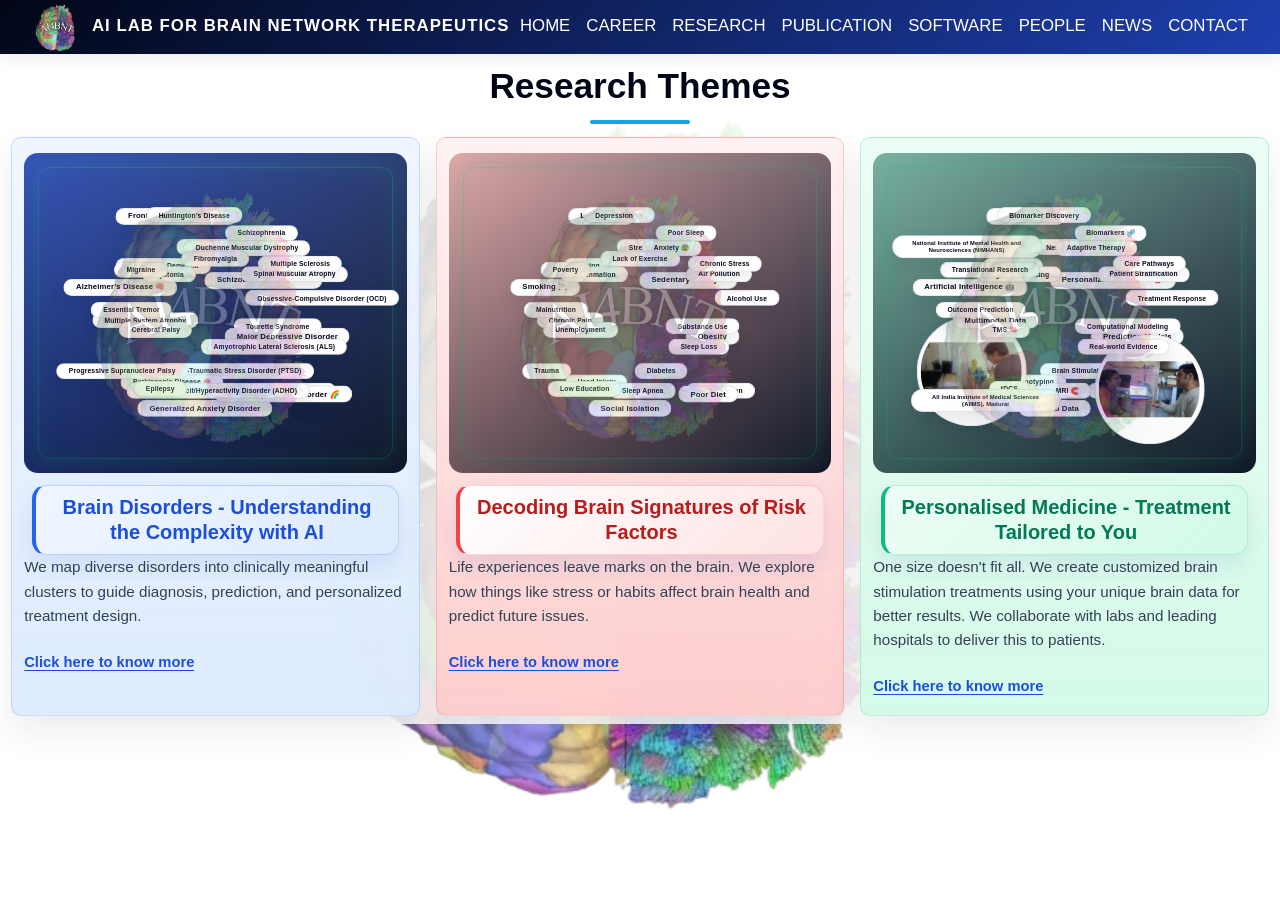
<file: research.html>
﻿<!DOCTYPE html>
<html lang="en">
<head>
    <meta charset="UTF-8">
    <meta name="viewport" content="width=device-width, initial-scale=1.0">
    <title>Research - AI4BNT</title>
    <link rel="stylesheet" href="css/main.css">
    <link rel="stylesheet" href="css/animations.css">
    <link rel="stylesheet" href="css/responsive.css">
</head>
<body>

<header>
    <nav>
        <a href="index.html" class="logo"><img src="LAB/AI4BNT.png" alt="AI4BNT Logo" class="logo-img">AI LAB FOR BRAIN NETWORK THERAPEUTICS</a>
            <ul class="nav-menu" id="navMenu">
                <li><a href="index.html">HOME</a></li><li><a href="career.html">CAREER</a></li>
                <li><a href="research.html">RESEARCH</a></li>
                <li><a href="publications.html">PUBLICATION</a></li>
                <li><a href="software.html">SOFTWARE</a></li>
                <li class="dropdown">
                    <a href="people.html#pi-section">PEOPLE</a>
                    <div class="dropdown-content" id="peopleNavDropdown">
                        <div class="people-nav-section">
                            <a href="people.html#pi-section">Principal Investigator</a>
                            <a href="people.html#research-fellows-section">Research Fellows</a>
                            <a href="people.html#doctoral-fellows-section">Doctoral Fellows</a>
                            <a href="people.html#research-interns-section">Research Interns</a>
                        </div>
                    </div>
                </li>
                <li><a href="news.html">NEWS</a></li>
                <li><a href="contact.html">CONTACT</a></li>
            </ul>
            <div class="hamburger" id="hamburger">
                <span></span>
                <span></span>
                <span></span>
            </div>
    </nav>
</header>

<!-- Research Themes -->
<section id="research">
    <h2 class="section-title">Research Themes</h2>
    <div class="research-grid">
        <div class="research-card research-theme-card research-theme-personalized research-theme-clickable" tabindex="0" role="button" data-theme="diseases" aria-controls="researchThemeDetail">
            <div class="research-icon research-theme-visual research-theme-diseases-visual">
                <div class="research-theme-scope" aria-label="Brain disorders studied through AI, biomarkers, and neuromodulation">
                    <div class="research-theme-word word-angle-1 word-size-medium" style="--i:0;">Alzheimer’s Disease 🧠</div>
                    <div class="research-theme-word word-angle-2 word-size-small" style="--i:1;">Lewy Body Dementia</div>
                    <div class="research-theme-word word-angle-3 word-size-medium" style="--i:2;">Frontotemporal Dementia</div>
                    <div class="research-theme-word word-angle-4 word-size-small" style="--i:3;">Vascular Dementia</div>
                    <div class="research-theme-word word-angle-5 word-size-small" style="--i:4;">Schizophrenia</div>
                    <div class="research-theme-word word-angle-6 word-size-medium" style="--i:5;">Schizoaffective Disorder</div>
                    <div class="research-theme-word word-angle-7 word-size-small" style="--i:6;">Obsessive-Compulsive Disorder (OCD)</div>
                    <div class="research-theme-word word-angle-8 word-size-medium" style="--i:7;">Major Depressive Disorder</div>
                    <div class="research-theme-word word-angle-9 word-size-small" style="--i:8;">Bipolar Disorder</div>
                    <div class="research-theme-word word-angle-10 word-size-small" style="--i:9;">Post-Traumatic Stress Disorder (PTSD)</div>
                    <div class="research-theme-word word-angle-11 word-size-medium" style="--i:10;">Generalized Anxiety Disorder</div>
                    <div class="research-theme-word word-angle-12 word-size-small" style="--i:11;">Parkinson’s Disease 🧠</div>
                    <div class="research-theme-word word-angle-13 word-size-small" style="--i:12;">Progressive Supranuclear Palsy</div>
                    <div class="research-theme-word word-angle-14 word-size-small" style="--i:13;">Multiple System Atrophy</div>
                    <div class="research-theme-word word-angle-15 word-size-small" style="--i:14;">Essential Tremor</div>
                    <div class="research-theme-word word-angle-16 word-size-small" style="--i:15;">Dystonia</div>
                    <div class="research-theme-word word-angle-17 word-size-small" style="--i:16;">Huntington’s Disease</div>
                    <div class="research-theme-word word-angle-18 word-size-small" style="--i:17;">Duchenne Muscular Dystrophy</div>
                    <div class="research-theme-word word-angle-19 word-size-small" style="--i:18;">Spinal Muscular Atrophy</div>
                    <div class="research-theme-word word-angle-20 word-size-small" style="--i:19;">Tourette Syndrome</div>
                    <div class="research-theme-word word-angle-21 word-size-medium" style="--i:20;">Autism Spectrum Disorder 🌈</div>
                    <div class="research-theme-word word-angle-22 word-size-small" style="--i:21;">Attention-Deficit/Hyperactivity Disorder (ADHD)</div>
                    <div class="research-theme-word word-angle-23 word-size-small" style="--i:22;">Epilepsy</div>
                    <div class="research-theme-word word-angle-24 word-size-small" style="--i:23;">Cerebral Palsy</div>
                    <div class="research-theme-word word-angle-25 word-size-small" style="--i:24;">Migraine</div>
                    <div class="research-theme-word word-angle-26 word-size-small" style="--i:25;">Fibromyalgia</div>
                    <div class="research-theme-word word-angle-27 word-size-small" style="--i:26;">Multiple Sclerosis</div>
                    <div class="research-theme-word word-angle-28 word-size-small" style="--i:27;">Amyotrophic Lateral Sclerosis (ALS)</div>
                    <div class="research-scope-center">
                        <img src="LAB/AI4BNT.png" alt="AI4BNT logo">
                    </div>
                </div>
            </div>
            <h3>Brain Disorders - Understanding the Complexity with AI</h3>
            <p>We map diverse disorders into clinically meaningful clusters to guide diagnosis, prediction, and personalized treatment design.</p>
            <button type="button" class="research-card-cta">Click here to know more</button>
        </div>
        <div class="research-card research-theme-card research-theme-personalized research-theme-clickable" tabindex="0" role="button" data-theme="risk" aria-controls="researchThemeDetail">
            <div class="research-icon research-theme-visual research-theme-diseases-visual">
                <div class="research-theme-scope" aria-label="Brain disorder risk factors">
                    <div class="research-theme-word word-angle-1 word-size-medium" style="--i:0;">Smoking 🚬</div>
                    <div class="research-theme-word word-angle-2 word-size-small" style="--i:1;">Ageing</div>
                    <div class="research-theme-word word-angle-3 word-size-medium" style="--i:2;">Loneliness</div>
                    <div class="research-theme-word word-angle-4 word-size-small" style="--i:3;">Stress ⚠️</div>
                    <div class="research-theme-word word-angle-5 word-size-small" style="--i:4;">Poor Sleep</div>
                    <div class="research-theme-word word-angle-6 word-size-medium" style="--i:5;">Sedentary Lifestyle</div>
                    <div class="research-theme-word word-angle-7 word-size-small" style="--i:6;">Alcohol Use</div>
                    <div class="research-theme-word word-angle-8 word-size-medium" style="--i:7;">Obesity</div>
                    <div class="research-theme-word word-angle-9 word-size-small" style="--i:8;">Hypertension</div>
                    <div class="research-theme-word word-angle-10 word-size-small" style="--i:9;">Diabetes</div>
                    <div class="research-theme-word word-angle-11 word-size-medium" style="--i:10;">Social Isolation</div>
                    <div class="research-theme-word word-angle-12 word-size-small" style="--i:11;">Head Injury</div>
                    <div class="research-theme-word word-angle-13 word-size-small" style="--i:12;">Trauma</div>
                    <div class="research-theme-word word-angle-14 word-size-small" style="--i:13;">Chronic Pain</div>
                    <div class="research-theme-word word-angle-15 word-size-small" style="--i:14;">Malnutrition</div>
                    <div class="research-theme-word word-angle-16 word-size-small" style="--i:15;">Inflammation</div>
                    <div class="research-theme-word word-angle-17 word-size-small" style="--i:16;">Depression 🌧️</div>
                    <div class="research-theme-word word-angle-18 word-size-small" style="--i:17;">Anxiety 😰</div>
                    <div class="research-theme-word word-angle-19 word-size-small" style="--i:18;">Air Pollution</div>
                    <div class="research-theme-word word-angle-20 word-size-small" style="--i:19;">Substance Use</div>
                    <div class="research-theme-word word-angle-21 word-size-medium" style="--i:20;">Poor Diet</div>
                    <div class="research-theme-word word-angle-22 word-size-small" style="--i:21;">Sleep Apnea</div>
                    <div class="research-theme-word word-angle-23 word-size-small" style="--i:22;">Low Education</div>
                    <div class="research-theme-word word-angle-24 word-size-small" style="--i:23;">Unemployment</div>
                    <div class="research-theme-word word-angle-25 word-size-small" style="--i:24;">Poverty</div>
                    <div class="research-theme-word word-angle-26 word-size-small" style="--i:25;">Lack of Exercise</div>
                    <div class="research-theme-word word-angle-27 word-size-small" style="--i:26;">Chronic Stress</div>
                    <div class="research-theme-word word-angle-28 word-size-small" style="--i:27;">Sleep Loss</div>
                    <div class="research-scope-center">
                        <img src="LAB/AI4BNT.png" alt="AI4BNT logo">
                    </div>
                </div>
            </div>
            <h3>Decoding Brain Signatures of Risk Factors</h3>
            <p>Life experiences leave marks on the brain. We explore how things like stress or habits affect brain health and predict future issues.</p>
            <button type="button" class="research-card-cta">Click here to know more</button>
        </div>
        <div class="research-card research-theme-card research-theme-personalized research-theme-clickable" tabindex="0" role="button" data-theme="personalized" aria-controls="researchThemeDetail">
            <div class="research-icon research-theme-visual research-theme-diseases-visual">
                <div class="research-theme-scope" aria-label="Personalized treatment design with AI, biomarkers, and lab imagery">
                    <div class="research-theme-word word-angle-1 word-size-medium" style="--i:0;">Artificial Intelligence 🤖</div>
                    <div class="research-theme-word word-angle-2 word-size-small" style="--i:1;">ML Models</div>
                    <div class="research-theme-word word-angle-3 word-size-medium" style="--i:2;">Deep Learning</div>
                    <div class="research-theme-word word-angle-4 word-size-small" style="--i:3;">Neuroimaging</div>
                    <div class="research-theme-word word-angle-5 word-size-small" style="--i:4;">Biomarkers 🧬</div>
                    <div class="research-theme-word word-angle-6 word-size-medium" style="--i:5;">Personalized Treatment 🎯</div>
                    <div class="research-theme-word word-angle-7 word-size-small" style="--i:6;">Treatment Response</div>
                    <div class="research-theme-word word-angle-8 word-size-medium" style="--i:7;">Prediction Models</div>
                    <div class="research-theme-word word-angle-9 word-size-small" style="--i:8;">Precision Neuromodulation</div>
                    <div class="research-theme-word word-angle-10 word-size-small" style="--i:9;">Brain Stimulation ⚡</div>
                    <div class="research-theme-word word-angle-11 word-size-medium" style="--i:10;">Clinical Data</div>
                    <div class="research-theme-word word-angle-12 word-size-small" style="--i:11;">Digital Phenotyping</div>
                    <div class="research-theme-word research-theme-image-word word-angle-13 word-size-medium" style="--i:12;">
                        <img src="LAB/21.jpg" alt="LAB 21">
                    </div>
                    <div class="research-theme-word word-angle-14 word-size-medium" style="--i:13;">Multimodal Data</div>
                    <div class="research-theme-word word-angle-15 word-size-small" style="--i:14;">Outcome Prediction</div>
                    <div class="research-theme-word word-angle-16 word-size-small" style="--i:15;">Signal Processing</div>
                    <div class="research-theme-word word-angle-17 word-size-small" style="--i:16;">Biomarker Discovery</div>
                    <div class="research-theme-word word-angle-18 word-size-small" style="--i:17;">Adaptive Therapy</div>
                    <div class="research-theme-word word-angle-19 word-size-small" style="--i:18;">Patient Stratification</div>
                    <div class="research-theme-word word-angle-20 word-size-small" style="--i:19;">Computational Modeling</div>
                    <div class="research-theme-word word-angle-21 word-size-medium" style="--i:20;">EEG ⚡</div>
                    <div class="research-theme-word word-angle-22 word-size-small" style="--i:21;">MRI 🧲</div>
                    <div class="research-theme-word word-angle-23 word-size-small" style="--i:22;">tDCS</div>
                    <div class="research-theme-word word-angle-24 word-size-small" style="--i:23;">TMS 🧠</div>
                    <div class="research-theme-word word-angle-25 word-size-small" style="--i:24;">Translational Research</div>
                    <div class="research-theme-word research-theme-image-word research-theme-image-word-bottom-right word-size-medium" style="--i:25;">
                        <img src="LAB/24.jpg" alt="LAB 24">
                    </div>
                    <div class="research-theme-word research-theme-word-institute" style="--i:26; --angle: -146deg; --radius: 118px;">National Institute of Mental Health and Neurosciences (NIMHANS)</div>
                    <div class="research-theme-word research-theme-word-institute" style="--i:27; --angle: 132deg; --radius: 118px;">All India Institute of Medical Sciences (AIIMS), Madurai</div>
                    <div class="research-theme-word word-angle-27 word-size-small" style="--i:28;">Care Pathways</div>
                    <div class="research-theme-word word-angle-28 word-size-small" style="--i:29;">Real-world Evidence</div>

                    <div class="research-scope-center">
                        <img src="LAB/AI4BNT.png" alt="AI4BNT logo">
                    </div>
                </div>
            </div>
            <h3>Personalised Medicine - Treatment Tailored to You</h3>
            <p>One size doesn't fit all. We create customized brain stimulation treatments using your unique brain data for better results. We collaborate with labs and leading hospitals to deliver this to patients.</p>
            <button type="button" class="research-card-cta">Click here to know more</button>
        </div>
    </div>

    <div class="research-theme-detail" id="researchThemeDetail" aria-live="polite">
        <div class="research-theme-detail-main">
            <p class="research-theme-detail-kicker">Theme spotlight</p>
            <h3 id="researchThemeTitle"></h3>
            <div id="researchThemeBody"></div>
        </div>
    </div>
</section>

    <button class="scroll-to-top" id="scrollTopBtn" onclick="scrollToTop()" aria-label="Scroll to top">↑</button>

<script src="js/navigation.js"></script>
<script src="js/animations.js"></script>
<script src="js/scroll.js"></script>

</body>
</html>
</file>
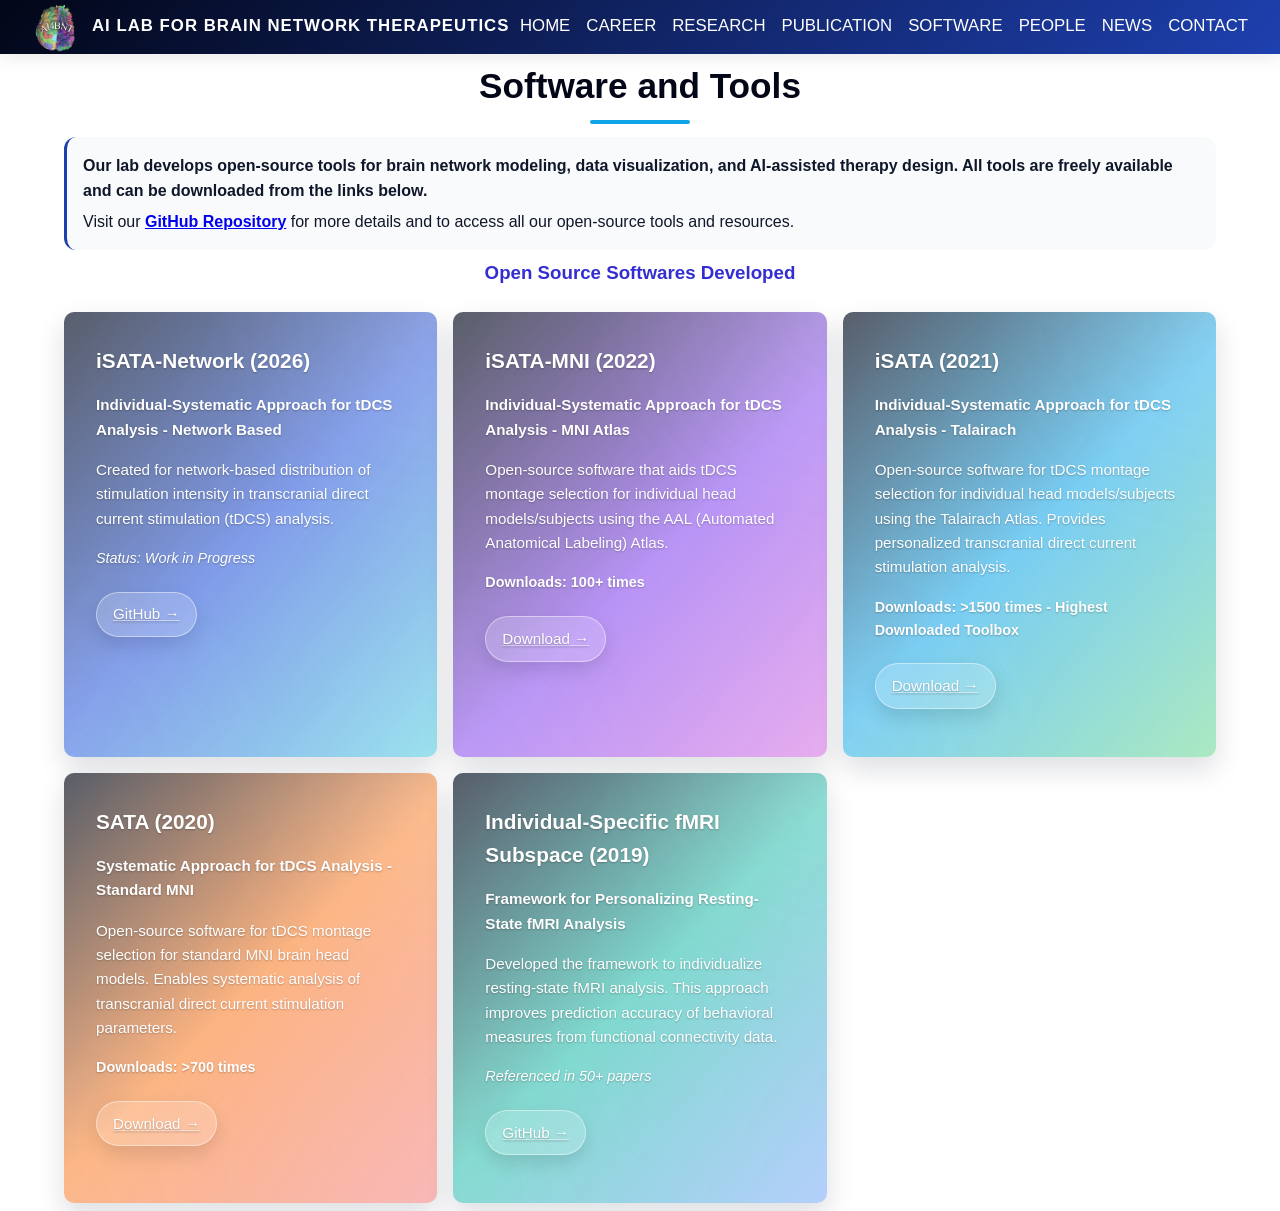
<file: software.html>
﻿<!DOCTYPE html>
<html lang="en">
<head>
    <meta charset="UTF-8">
    <meta name="viewport" content="width=device-width, initial-scale=1.0">
    <title>Software - AI4BNT</title>
    <link rel="stylesheet" href="css/main.css">
    <link rel="stylesheet" href="css/animations.css">
    <link rel="stylesheet" href="css/responsive.css">
</head>
<body>

<header>
    <nav>
        <a href="index.html" class="logo"><img src="LAB/AI4BNT.png" alt="AI4BNT Logo" class="logo-img">AI LAB FOR BRAIN NETWORK THERAPEUTICS</a>
            <ul class="nav-menu" id="navMenu">
                <li><a href="index.html">HOME</a></li><li><a href="career.html">CAREER</a></li>
                <li><a href="research.html">RESEARCH</a></li>
                <li><a href="publications.html">PUBLICATION</a></li>
                <li><a href="software.html">SOFTWARE</a></li>
                <li class="dropdown">
                    <a href="people.html#pi-section">PEOPLE</a>
                    <div class="dropdown-content" id="peopleNavDropdown">
                        <div class="people-nav-section">
                            <a href="people.html#pi-section">Principal Investigator</a>
                            <a href="people.html#research-fellows-section">Research Fellows</a>
                            <a href="people.html#doctoral-fellows-section">Doctoral Fellows</a>
                            <a href="people.html#research-interns-section">Research Interns</a>
                        </div>
                    </div>
                </li>
                <li><a href="news.html">NEWS</a></li>
                <li><a href="contact.html">CONTACT</a></li>
            </ul>
            <div class="hamburger" id="hamburger">
                <span></span>
                <span></span>
                <span></span>
            </div>
    </nav>
</header>

<section id="software" style="background: white;">
    <h2 class="section-title">Software and Tools</h2>
    <div class="content-grid">
        <p><strong>Our lab develops open-source tools for brain network modeling, data visualization, and AI-assisted therapy design. All tools are freely available and can be downloaded from the links below.</strong></p>
        <p>Visit our <a href="https://github.com/suklamaa" target="_blank"><strong>GitHub Repository</strong></a> for more details and to access all our open-source tools and resources.</p>
    </div>
    
    <h3 style="margin-top: 0.5rem; margin-bottom: 1.5rem; color: #342ed1; text-align: center;">Open Source Softwares Developed</h3>
    
    <div class="research-grid" style="margin-top: 1.5rem;">
        <div class="research-card" onclick="window.open('https://github.com/TanushreeLogukavi/iSATA_Network', '_blank')" style="cursor: pointer;">
            <h3>iSATA-Network (2026)</h3>
            <p><strong>Individual-Systematic Approach for tDCS Analysis - Network Based</strong></p>
            <p>Created for network-based distribution of stimulation intensity in transcranial direct current stimulation (tDCS) analysis.</p>
            <p style="color: #666; font-size: 0.9rem; margin-top: 0.5rem;"><em>Status: Work in Progress</em></p>
            <p style="margin-top: 0.75rem;"><a class="software-link" href="https://github.com/TanushreeLogukavi/iSATA_Network" target="_blank">GitHub →</a></p>
        </div>
        
        <div class="research-card" onclick="window.open('https://doi.org/10.21979/N9/KWTCWK', '_blank')" style="cursor: pointer;">
            <h3>iSATA-MNI (2022)</h3>
            <p><strong>Individual-Systematic Approach for tDCS Analysis - MNI Atlas</strong></p>
            <p>Open-source software that aids tDCS montage selection for individual head models/subjects using the AAL (Automated Anatomical Labeling) Atlas.</p>
            <p style="color: #666; font-size: 0.9rem; margin-top: 0.5rem;"><strong>Downloads: 100+ times</strong></p>
            <p style="margin-top: 0.75rem;"><a class="software-link" href="https://doi.org/10.21979/N9/KWTCWK" target="_blank">Download →</a></p>
        </div>
        
        <div class="research-card" onclick="window.open('https://doi.org/10.21979/N9/5W3RIM', '_blank')" style="cursor: pointer;">
            <h3>iSATA (2021)</h3>
            <p><strong>Individual-Systematic Approach for tDCS Analysis - Talairach</strong></p>
            <p>Open-source software for tDCS montage selection for individual head models/subjects using the Talairach Atlas. Provides personalized transcranial direct current stimulation analysis.</p>
            <p style="color: #666; font-size: 0.9rem; margin-top: 0.5rem;"><strong>Downloads: >1500 times - Highest Downloaded Toolbox</strong></p>
            <p style="margin-top: 0.75rem;"><a class="software-link" href="https://doi.org/10.21979/N9/5W3RIM" target="_blank">Download →</a></p>
        </div>
        
        <div class="research-card" onclick="window.open('https://doi.org/10.21979/N9/DMWPZK', '_blank')" style="cursor: pointer;">
            <h3>SATA (2020)</h3>
            <p><strong>Systematic Approach for tDCS Analysis - Standard MNI</strong></p>
            <p>Open-source software for tDCS montage selection for standard MNI brain head models. Enables systematic analysis of transcranial direct current stimulation parameters.</p>
            <p style="color: #666; font-size: 0.9rem; margin-top: 0.5rem;"><strong>Downloads: >700 times</strong></p>
            <p style="margin-top: 0.75rem;"><a class="software-link" href="https://doi.org/10.21979/N9/DMWPZK" target="_blank">Download →</a></p>
        </div>
        
        <div class="research-card" onclick="window.open('https://github.com/suklamaa/Maximizing_Dissimilarity_in_fMRI', '_blank')" style="cursor: pointer;">
            <h3>Individual-Specific fMRI Subspace (2019)</h3>
            <p><strong>Framework for Personalizing Resting-State fMRI Analysis</strong></p>
            <p>Developed the framework to individualize resting-state fMRI analysis. This approach improves prediction accuracy of behavioral measures from functional connectivity data.</p>
            <p style="color: #666; font-size: 0.9rem; margin-top: 0.5rem;"><em>Referenced in 50+ papers</em></p>
            <p style="margin-top: 0.75rem;"><a class="software-link" href="https://github.com/suklamaa/Maximizing_Dissimilarity_in_fMRI" target="_blank">GitHub →</a></p>
        </div>
    </div>
</section>

    <button class="scroll-to-top" id="scrollTopBtn" onclick="scrollToTop()" aria-label="Scroll to top">↑</button>

<script src="js/navigation.js"></script>
<script src="js/scroll.js"></script>

</body>
</html>
</file>
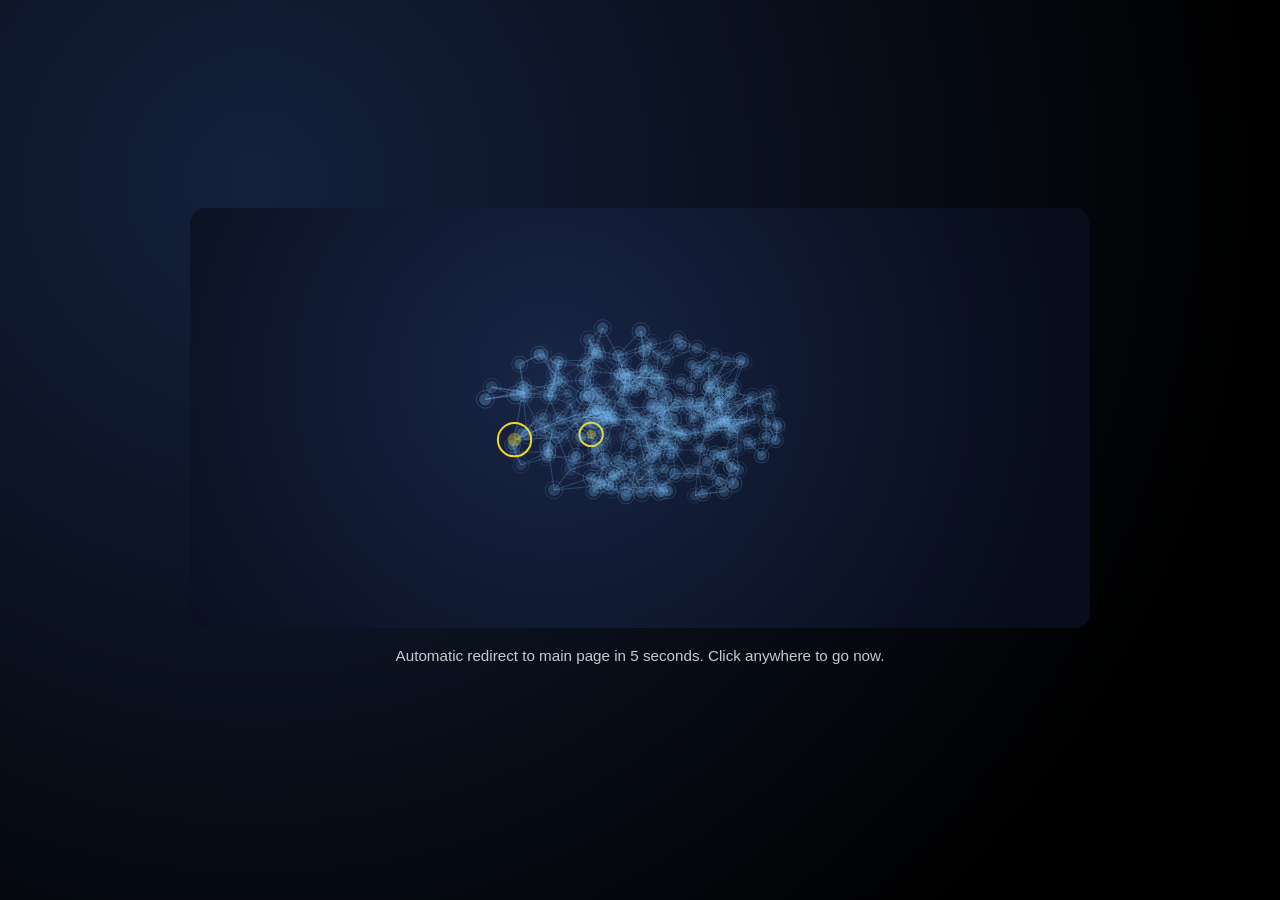
<file: LAB/brain_rotation.html>
﻿<!DOCTYPE html>
<html lang="en">
<head>
    <meta charset="UTF-8" />
    <meta name="viewport" content="width=device-width, initial-scale=1.0" />
    <title>Brain Rotation Playground</title>
    <style>
        body {
            margin: 0;
            font-family: 'Segoe UI', Tahoma, Geneva, Verdana, sans-serif;
            background: radial-gradient(circle at 20% 20%, #14213d 0%, #000000 80%);
            color: #f8fafc;
            min-height: 100vh;
            display: flex;
            align-items: center;
            justify-content: center;
            flex-direction: column;
            text-align: center;
        }

        h1 {
            font-size: clamp(1.8rem, 4vw, 3rem);
            margin-bottom: 0.5rem;
            letter-spacing: 2px;
        }

        p {
            max-width: 740px;
            line-height: 1.6;
            margin: 0.5rem auto 1.5rem;
            opacity: 0.85;
        }

        .brain-box {
            border: 2px solid rgba(255, 255, 255, 0.3);
            border-radius: 20px;
            background: rgba(10, 22, 44, 0.65);
            box-shadow: 0 0 35px rgba(0, 0, 0, 0.4);
            padding: 1rem;
            max-width: 900px;
            width: 100%;
        }

        #brainCanvas {
            width: 100%;
            height: 420px;
            background: radial-gradient(circle at 40% 40%, #1d2b4f 0%, #090f1d 85%);
            border-radius: 16px;
            display: block;
            cursor: grab;
        }

        .controls {
            margin-top: 1rem;
            display: grid;
            grid-template-columns: repeat(3, 1fr);
            gap: 0.8rem;
        }

        .controls label {
            display: flex;
            flex-direction: column;
            align-items: center;
            font-size: 0.9rem;
            color: #e2e8f0;
        }

        .controls input[type="range"] {
            width: 95%;
            margin-top: 0.3rem;
        }

        .btn-main {
            margin-top: 1.6rem;
            padding: 0.8rem 1.7rem;
            border: 1px solid #f59e0b;
            color: #fff;
            background: linear-gradient(135deg, rgba(246, 146, 44, 0.75), rgba(255, 172, 56, 0.95));
            border-radius: 999px;
            text-decoration: none;
            font-weight: 700;
            transition: transform 0.2s ease, box-shadow 0.2s ease;
            display: inline-flex;
            align-items: center;
            gap: 0.4rem;
        }

        .btn-main:hover {
            transform: translateY(-2px);
            box-shadow: 0 10px 24px rgba(245, 158, 11, 0.45);
        }

        @media (max-width: 880px) {
            .controls {
                grid-template-columns: 1fr;
            }

            #brainCanvas {
                height: 320px;
            }
        }
    </style>
</head>
<body>
    <div class="brain-box" style="border:none; background: transparent; box-shadow: none; padding: 0;">
        <canvas id="brainCanvas" width="900" height="420"></canvas>
    </div>
    <p style="margin-top: 1rem; opacity: 0.8; font-size: 0.95rem;">Automatic redirect to main page in 5 seconds. Click anywhere to go now.</p>

    <script>
        const canvas = document.getElementById('brainCanvas');
        const ctx = canvas.getContext('2d');
        const yawControl = document.getElementById('yawControl');
        const pitchControl = document.getElementById('pitchControl');
        const autoRotateToggle = document.getElementById('autoRotate');
        const width = canvas.width;
        const height = canvas.height;

        let yaw = 0;
        let pitch = 0.2;
        let autoRotate = true;

        const nodes = [];
        const edges = [];
        const sparkle = new Set();
        const sparkTimers = [];

        const nodeCount = 280;

        function randomBrainNode() {
            while (true) {
                const x = Math.random() * 300 - 150;
                const y = Math.random() * 180 - 90;
                const z = Math.random() * 160 - 80;
                const normalized = (x / 150) ** 2 + (y / 90) ** 2 + (z / 80) ** 2;
                if (normalized <= 1) return { x, y, z };
            }
        }

        for (let i = 0; i < nodeCount; i++) {
            nodes.push({ ...randomBrainNode(), id: i });
        }

        function dist(a, b) {
            const dx = a.x - b.x;
            const dy = a.y - b.y;
            const dz = a.z - b.z;
            return Math.sqrt(dx * dx + dy * dy + dz * dz);
        }

        nodes.forEach((node, index) => {
            const sorted = [...nodes]
                .filter((_, i) => i !== index)
                .sort((a, b) => dist(node, a) - dist(node, b));
            for (let j = 0; j < 4; j++) {
                const target = sorted[j];
                const key = `${Math.min(node.id, target.id)}-${Math.max(node.id, target.id)}`;
                if (!edges.some(e => e.key === key)) {
                    edges.push({ from: node, to: target, key });
                }
            }
        });

        function project(pt) {
            const scale = 350 / (350 + pt.z);
            return {
                x: width / 2 + pt.x * scale,
                y: height / 2 - pt.y * scale,
                size: Math.max(1.5, 6 * scale),
                z: pt.z,
                depth: scale,
            };
        }

        function rotateNode(node, yawAngle, pitchAngle) {
            const cosYaw = Math.cos(yawAngle);
            const sinYaw = Math.sin(yawAngle);
            const cosPitch = Math.cos(pitchAngle);
            const sinPitch = Math.sin(pitchAngle);

            const x1 = node.x * cosYaw - node.z * sinYaw;
            const z1 = node.x * sinYaw + node.z * cosYaw;
            const y1 = node.y;

            const y2 = y1 * cosPitch - z1 * sinPitch;
            const z2 = y1 * sinPitch + z1 * cosPitch;

            return { x: x1, y: y2, z: z2 };
        }

        function createSpark() {
            const idx = Math.floor(Math.random() * nodes.length);
            sparkle.add(idx);
            sparkTimers[idx] = 16;
        }

        function updateSparks() {
            if (Math.random() < 0.18) createSpark();
            for (const id of Array.from(sparkle)) {
                sparkTimers[id] -= 1;
                if (sparkTimers[id] <= 0) {
                    sparkle.delete(id);
                }
            }
        }

        function render() {
            ctx.clearRect(0, 0, width, height);
            ctx.fillStyle = 'rgba(6, 11, 22, 0.16)';
            ctx.fillRect(0, 0, width, height);

            const transformed = nodes.map(node => ({ node, pos: rotateNode(node, yaw, pitch) }));
            const drawn = transformed.map(o => ({ ...o, projected: project(o.pos) }));
            drawn.sort((a, b) => a.projected.depth - b.projected.depth);

            edges.forEach(edge => {
                const from = drawn.find(d => d.node.id === edge.from.id).projected;
                const to = drawn.find(d => d.node.id === edge.to.id).projected;
                const depth = (from.depth + to.depth) / 2;
                const alpha = Math.max(0.05, Math.min(0.22, depth * 0.24));
                ctx.strokeStyle = `rgba(128, 200, 255, ${alpha})`;
                ctx.lineWidth = 1 * depth;
                ctx.beginPath();
                ctx.moveTo(from.x, from.y);
                ctx.lineTo(to.x, to.y);
                ctx.stroke();
            });

            drawn.forEach(item => {
                const p = item.projected;
                const isSpark = sparkle.has(item.node.id);
                const glow = isSpark ? 1 : 0.55 + Math.sin(Date.now() * 0.006 + item.node.id) * 0.2;
                const color = isSpark ? '255, 225, 32' : '128, 200, 255';
                ctx.beginPath();
                ctx.arc(p.x, p.y, p.size * 0.9, 0, Math.PI * 2);
                ctx.fillStyle = `rgba(${color}, ${0.35 * glow})`;
                ctx.fill();

                ctx.beginPath();
                ctx.arc(p.x, p.y, p.size * (isSpark ? 2.2 : 1.3), 0, Math.PI * 2);
                ctx.strokeStyle = `rgba(${color}, ${isSpark ? 0.95 : 0.3 * glow})`;
                ctx.lineWidth = isSpark ? 2 : 1;
                ctx.stroke();
            });
        }

        let dragging = false;
        let lastX = 0;
        let lastY = 0;

        canvas.addEventListener('mousedown', e => {
            dragging = true;
            lastX = e.clientX;
            lastY = e.clientY;
            canvas.style.cursor = 'grabbing';
        });

        window.addEventListener('mousemove', e => {
            if (!dragging) return;
            const dx = e.clientX - lastX;
            const dy = e.clientY - lastY;
            lastX = e.clientX;
            lastY = e.clientY;
            yaw += dx * 0.008;
            pitch += dy * 0.007;
            pitch = Math.max(-Math.PI / 3, Math.min(Math.PI / 3, pitch));
            if (yawControl) yawControl.value = Math.round((yaw * 180) / Math.PI);
            if (pitchControl) pitchControl.value = Math.round((pitch * 180) / Math.PI);
            if (autoRotateToggle) autoRotateToggle.checked = false;
            autoRotate = false;
        });

        window.addEventListener('mouseup', () => {
            dragging = false;
            canvas.style.cursor = 'grab';
        });

        yawControl?.addEventListener('input', e => {
            yaw = (Number(e.target.value) * Math.PI) / 180;
            autoRotate = false;
            if (autoRotateToggle) autoRotateToggle.checked = false;
        });

        pitchControl?.addEventListener('input', e => {
            pitch = (Number(e.target.value) * Math.PI) / 180;
            autoRotate = false;
            if (autoRotateToggle) autoRotateToggle.checked = false;
        });

        autoRotateToggle?.addEventListener('change', e => {
            autoRotate = e.target.checked;
        });

        function animate() {
            if (autoRotate) yaw += 0.004;
            updateSparks();
            render();
            requestAnimationFrame(animate);
        }

        const redirectToMain = () => {
            window.location.href = '../index.html';
        };

        setTimeout(redirectToMain, 5000);
        document.body.addEventListener('click', redirectToMain, { once: true });

        animate();
    </script>
</body>
</html>
</file>
<file: css/main.css>
/* CSS Variables & Resets */
* {
    margin: 0;
    padding: 0;
    box-sizing: border-box;
}

:root {
    /* Professional deep blue palette */
    --primary-color: #020617;      /* deep navy */
    --secondary-color: #1e40af;    /* restrained professional blue */
    --accent-color: #0ea5e9;       /* subtle teal accent */
    --dark-bg: #020617;            /* almost black */
    --light-bg: #f9fafb;           /* soft light background */
    --text-dark: #0f172a;
    --text-light: #6b7280;
    --border-color: #e5e7eb;
    --header-offset: 50px;
    --research-disease-pill-bg-opacity: 0.14;
    --research-disease-pill-text-opacity: 0.8;
    --research-cluster-bg-opacity: 0.12;
    --research-cluster-border-opacity: 0.18;
    --research-cluster-text-opacity: 0.86;
}

html {
    scroll-padding-top: var(--header-offset);
}

body {
    font-family: 'Segoe UI', Tahoma, Geneva, Verdana, sans-serif;
    line-height: 1.6;
    color: var(--text-dark);
    overflow-x: hidden;

.footer-content {
    max-width: 980px;
    margin: 0 auto;
    display: grid;
    grid-template-columns: repeat(3, minmax(0, 1fr));
    gap: 1rem;
    text-align: left;
}

.footer-section h4 {
    margin: 0 0 0.5rem;
    color: var(--accent-color);
    font-size: 0.95rem;
}

.footer-section a {
    display: block;
    color: rgba(255, 255, 255, 0.72);
    text-decoration: none;
    font-size: 0.85rem;
    margin-bottom: 0.25rem;
    transition: color 0.3s ease;
}

.footer-section a:hover {
    color: white;
}

.person-highlight {
    color: var(--secondary-color);
    font-weight: 700;
    text-decoration: none;
    background: linear-gradient(180deg, rgba(14, 165, 233, 0.18) 0%, rgba(14, 165, 233, 0.08) 100%);
    padding: 0 0.22em;
    border-radius: 0.28rem;
    box-decoration-break: clone;
    -webkit-box-decoration-break: clone;
}

.person-highlight:hover,
.person-highlight:focus {
    color: var(--primary-color);
    text-decoration: underline;
}
    position: relative;
    background: transparent;
    padding-top: var(--header-offset);
}

body::before {
    content: '';

@media (max-width: 768px) {
    .footer-content {
        grid-template-columns: 1fr;
        gap: 0.75rem;
    }
}
    position: fixed;
    top: 0;
    left: 0;
    width: 100%;
    height: 100%;
    background-image: url('../LAB/AI4BNT.png');
    background-size: 60vw auto;
    background-position: center;
    background-repeat: no-repeat;
    background-attachment: fixed;
    opacity: 1;
    pointer-events: none;
    z-index: 0;
}

body.news-page::before {
    opacity: 0.18;
}

body.contact-page::before {
    opacity: 0.16;
}

/* ============= HEADER & NAVIGATION ============= */
header {
    background: linear-gradient(135deg, var(--primary-color) 0%, var(--secondary-color) 100%);
    color: white;
    position: fixed;
    top: 0;
    width: 100%;
    z-index: 1001;
    box-shadow: 0 2px 20px rgba(0, 0, 0, 0.1);
    transition: all 0.3s ease;
}

nav {
    width: 100%;
    max-width: none;
    margin: 0 auto;
    padding: 0.05rem 2rem;
    display: flex;
    justify-content: flex-start;
    align-items: center;
}

.nav-container {
    width: 100%;
    display: flex;
    align-items: center;
    justify-content: space-between;
    position: relative;
}

.logo {
    font-size: 1.05rem;
    font-weight: bold;
    text-decoration: none;
    color: white;
    display: flex;
    align-items: center;
    gap: 0.5rem;
    letter-spacing: 1px;
}

.logo-text {
    display: flex;
    flex-direction: column;
    line-height: 1;
}

.logo-line1 {
    font-size: 0.95rem;
    font-weight: 600;
}

.logo-line2 {
    font-size: 0.95rem;
    font-weight: 800;
    letter-spacing: 1px;
}

.logo-img {
    width: 52px;
    height: 52px;
    object-fit: contain;
    border-radius: 4px;
    border: none;
}

.logo span {
    background: linear-gradient(135deg, var(--accent-color), #ff6b6b);
    padding: 0.35rem 0.9rem;
    border-radius: 25px;
    font-size: 0.75rem;
    font-weight: 600;
    letter-spacing: 0.5px;

#research .research-theme-image-word-full {
    width: 110px;
    height: 110px;
    padding: 0.2rem;
    background: rgba(255, 255, 255, 0.86);
    box-shadow: 0 10px 18px rgba(15, 23, 42, 0.1);
}
    text-transform: uppercase;
}

.nav-menu {
    display: flex;
    list-style: none;
    gap: 1rem;
    margin-left: auto;
    white-space: nowrap;
}

.nav-menu a {
    color: white;
    text-decoration: none;
    font-weight: 500;
    font-size: 1.05rem;
    transition: color 0.3s ease;
    cursor: pointer;
}

.nav-menu a:hover {
    color: var(--accent-color);
}

/* Dropdown menu styles */
.dropdown {
    position: relative;
}

.dropdown-content {
    display: none;
    position: absolute;
    top: 100%;
    right: 0;
    background: linear-gradient(135deg, rgba(2, 6, 23, 0.98) 0%, rgba(30, 64, 175, 0.98) 100%);
    color: white;
    min-width: 500px;
    border: 1px solid rgba(255, 255, 255, 0.2);
    border-radius: 10px;
    box-shadow: 0 10px 40px rgba(0, 0, 0, 0.4);
    z-index: 2000;
    max-height: 85vh;
    overflow-y: auto;
    padding: 1.5rem;
    margin-top: 10px;
}

.dropdown:hover .dropdown-content,
.dropdown:focus-within .dropdown-content {
    display: flex;
    flex-direction: column;
    animation: slideDown 0.3s ease-out;
}

/* People dropdown specific styles */
#peopleNavDropdown {
    min-width: 220px;
    padding: 0.5rem 0;
}

#peopleNavDropdown.show {
    display: flex;
    flex-direction: column;
}

.people-nav-section a {
    color: white;
    padding: 0.75rem 1.5rem;
    display: block;
    text-decoration: none;
    transition: all 0.3s ease;
    border-left: 3px solid transparent;
}

.people-nav-section a:hover {
    background: rgba(124, 58, 237, 0.2);
    border-left-color: #7c3aed;
    color: #a8e6cf;
}

.dropdown-content.show {
    display: block;
    animation: slideDown 0.3s ease-out;
}

@keyframes slideDown {
    from {
        opacity: 0;
        transform: translateY(-10px);
    }
    to {
        opacity: 1;
        transform: translateY(0);
    }
}

.dropdown-header {
    font-size: 1.3rem;
    font-weight: 700;
    margin-bottom: 1rem;
    color: #7c3aed;
    border-bottom: 2px solid rgba(124, 58, 237, 0.3);
    padding-bottom: 0.75rem;
}

.dropdown-section {
    margin-bottom: 1.5rem;
}

.dropdown-section strong {
    display: block;
    font-size: 1rem;
    margin-bottom: 0.75rem;
    color: #a8e6cf;
}

.dropdown-section p {
    font-size: 0.95rem;
    line-height: 1.6;
    margin-bottom: 1rem;
    text-align: justify;
    color: rgba(255, 255, 255, 0.9);
}

.dropdown-section ul {
    list-style: none;
    padding-left: 1rem;
}

.dropdown-section li {
    margin-bottom: 0.75rem;
    font-size: 0.95rem;
}

.dropdown-section a {
    color: #7c3aed;
    text-decoration: none;
    border-bottom: 1px solid #7c3aed;
    transition: all 0.3s ease;
}

.dropdown-section a:hover {
    color: #a8e6cf;
    border-bottom: 1px solid #a8e6cf;
}

.hamburger {
    display: none;
    flex-direction: column;
    cursor: pointer;
}

.hamburger span {
    width: 25px;
    height: 3px;
    background: white;
    margin: 5px 0;
    transition: 0.3s;
}

/* ============= HERO SECTION ============= */
.hero {
    /* Clean, subtle hero background */
    background: rgba(255, 255, 255, 0.88);
    color: var(--text-dark);
    padding: 0 1.5rem 50px;
    text-align: center;
    margin-top: 0;
    position: relative;
    overflow: hidden;
    min-height: 520px;
    display: flex;
    align-items: center;
    justify-content: center;
}

#brainCanvas {
    opacity: 0.6;
    mix-blend-mode: screen;
}

.slider-container {
    position: absolute;
    top: 0;
    left: 0;
    right: 0;
    bottom: 0;
    z-index: 0;
    /* White background for the image slider area */
    background: #ffffff;
    overflow: hidden;
}

.slider-wrapper {
    position: relative;
    width: 100%;
    height: 100%;
}

.slider-slide {
    position: absolute;
    inset: 0;
    width: 100%;
    height: 100%;
    background: #ffffff;
    opacity: 0;
    transition: opacity 1s ease;
}

.slider-slide.active {
    opacity: 1;
}

.slider-slide img {
    display: block;
}

.slider-image {
    width: 100%;
    height: 100%;
    /* Show the entire lab image without cutting, on white */
    object-fit: contain;
    background: #ffffff;
}

.slider-slide-split {
    display: grid;
    grid-template-columns: repeat(3, minmax(0, 1fr));
    gap: 0;
    overflow: hidden;
    font-size: 0;
    line-height: 0;
}

.slider-slide-fit {
    align-items: center;
    justify-content: center;
    padding: 0.35rem 0;
}

.slider-slide-fit .slider-split-image {
    height: calc(100% - 0.7rem);
    width: 33.3333%;
    object-fit: contain;
    object-position: center;
    background: #ffffff;
}

.slider-slide-pair {
    display: grid;
    grid-template-columns: repeat(2, minmax(0, 1fr));
    gap: 0;
    padding: 0;
    overflow: hidden;
    font-size: 0;
    line-height: 0;
}

.slider-slide-pair .slider-split-image {
    width: 100%;
    height: 100%;
    object-fit: contain;
    object-position: center;
    background: #ffffff;
    min-width: 0;
}

.slider-slide-pair .slider-split-image:not(:first-child),
.slider-slide-split .slider-split-image:not(:first-child) {
    margin-left: -1px;
}

.slider-slide-split .slider-split-image {
    width: 100%;
    height: 100%;
    object-fit: contain;
    background: #ffffff;
    min-width: 0;
}

.hero-content {
    max-width: 800px;
    margin: 0 auto;
    position: relative;
    z-index: 1;
}

.hero h1 {
    font-size: 4rem;
    margin-bottom: 0.5rem;
    animation: slideInDown 0.8s ease;
    font-weight: 700;
    letter-spacing: 3px;
    text-transform: uppercase;
    background: linear-gradient(135deg, #ffffff 0%, rgba(255,255,255,0.9) 100%);
    -webkit-background-clip: text;
    -webkit-text-fill-color: transparent;
    background-clip: text;
}

.hero h2 {
    animation: slideInUp 0.8s ease 0.2s forwards;
    opacity: 0;
}

.storyline-strip {
    padding: 0.7rem 1.2rem 0.25rem;
    text-align: center;
    background: rgba(255, 255, 255, 0.78);
    border-top: 1px solid rgba(255, 255, 255, 0.55);
    border-bottom: 1px solid rgba(255, 255, 255, 0.55);
    position: relative;
    z-index: 1;
}

.storyline-strip p {
    margin: 0 auto;
    font-family: 'Times New Roman', Times, serif;
    font-size: clamp(1.5rem, 2.2vw, 2.2rem);
    font-weight: 700;
    font-style: italic;
    color: #000000;
    letter-spacing: 0.03em;
    white-space: nowrap;
    line-height: 1.1;
    text-shadow: 0 0 10px rgba(239, 68, 68, 0.18), 0 0 20px rgba(239, 68, 68, 0.08);
}

.story-word {
    display: inline-block;
    transition: color 0.55s ease, text-shadow 0.55s ease, transform 0.55s ease;
    color: #000000;
    font-family: 'Times New Roman', Times, serif;
    font-style: italic;
    text-shadow: 0 0 8px rgba(239, 68, 68, 0.22), 0 0 16px rgba(239, 68, 68, 0.12);
}

.story-word.active {
    color: #ef4444;
    font-style: italic;
    text-shadow: 0 0 12px rgba(239, 68, 68, 0.85), 0 0 24px rgba(239, 68, 68, 0.55), 0 0 40px rgba(185, 28, 28, 0.28);
    transform: translateY(-1px);
}

.hero p {
    font-size: 1.3rem;
    margin-bottom: 2rem;
    opacity: 0.95;
    animation: slideInUp 0.8s ease;
}

.cta-buttons {
    display: flex;
    gap: 1rem;
    justify-content: center;
    flex-wrap: wrap;
    animation: fadeIn 1s ease 0.3s forwards;
    opacity: 0;
}

/* ============= BUTTONS ============= */
.btn {
    padding: 12px 30px;
    border: none;
    border-radius: 50px;
    font-size: 1rem;
    font-weight: 600;
    cursor: pointer;
    text-decoration: none;
    transition: all 0.3s ease;
    display: inline-block;
}

.btn-primary {
    background: var(--accent-color);
    color: var(--text-dark);
}

.btn-primary:hover {
    transform: translateY(-3px);
    box-shadow: 0 10px 25px rgba(245, 158, 11, 0.3);
}

.btn-secondary {
    background: transparent;
    color: white;
    border: 2px solid white;
}

.btn-secondary:hover {
    background: white;
    color: var(--primary-color);
    transform: translateY(-3px);
}

/* ============= GENERAL SECTIONS ============= */
section {
    padding: 8px 1.5rem;
    max-width: 1200px;
    margin: 0 auto;
    position: relative;
    z-index: 1;
    background: rgba(255, 255, 255, 0.88);
    scroll-margin-top: calc(var(--header-offset) + 8px);
}

.section-title {
    font-size: 2.2rem;
    margin-bottom: 0.8rem;
    text-align: center;
    color: var(--primary-color);
    position: relative;
    padding-bottom: 0.6rem;
}

.section-title::after {
    content: '';
    position: absolute;
    bottom: 0;
    left: 50%;
    transform: translateX(-50%);
    width: 100px;
    height: 4px;
    background: var(--accent-color);
    border-radius: 2px;
}

/* ============= HOME TEXT / OBJECTIVE SECTION ============= */
#home-text {
    position: relative;
    z-index: 1;
}

#home-text p {
    text-align: justify;
    color: black;
    line-height: 1.7;
}

#home-text .section-title,
#home-text .content-grid {
    position: relative;
    z-index: 1;
}

#home-text .content-grid {
    border-left: 3px solid var(--secondary-color);
    border-right: 3px solid var(--secondary-color);
}

#home-text .content-grid p,
#home-text .content-grid ul {
    text-align: justify;
    color: black;
    line-height: 1.7;
}

/* ============= ABOUT SECTION ============= */
#about {
    background: rgba(249, 250, 251, 0.88);
    position: relative;
    z-index: 1;
}

.about-grid {
    display: grid;
    grid-template-columns: 1fr 1fr;
    gap: 2rem;
    align-items: center;
}

.content-grid {
    display: grid;
    grid-template-columns: 1fr;
    gap: 0.3rem;
    margin: 0.3rem 0;
    background: rgba(249, 250, 251, 0.92);
    border-left: 3px solid var(--secondary-color);
    padding: 1rem;
    border-radius: 12px;
    color: var(--text-dark);
}

#news {
    background: transparent;
    padding-bottom: 3rem;
    display: flex;
    flex-direction: column;
    align-items: center;
}

#news .content-grid {
    width: min(92vw, 1000px);
    max-width: 1000px;
    margin: 1rem auto 2rem;
    justify-items: center;
    text-align: center;
    background: rgba(255, 255, 255, 0.78);
    border: 1px solid rgba(255, 255, 255, 0.45);
    border-left: none;
    padding: 1.5rem 2rem;
    box-shadow: 0 18px 40px rgba(15, 23, 42, 0.08);
    backdrop-filter: blur(10px);
}

#news .content-grid h3 {
    width: 100%;
}

#news .content-grid ul {
    width: 100%;
    max-width: 760px;
    margin: 0 auto;
    padding-left: 0;
    list-style-position: inside;
    text-align: left;
}

.content-grid p,
.content-grid ul {
    font-size: 1rem;
    line-height: 1.6;
}

.content-grid ul {
    list-style: disc;
    margin-left: 1.5rem;
}

.content-grid li {
    margin-bottom: 0.5rem;
}

.about-content h3 {
    color: var(--secondary-color);
    margin: 0rem 0 1rem;
    font-size: 1.3rem;
}

.about-content p {
    color: var(--text-light);
    margin-bottom: 1rem;
    line-height: 1.8;
    text-align: justify;
}

.stat-box {
    background: rgba(255, 255, 255, 0.92);
    padding: 2rem;
    border-radius: 10px;
    text-align: center;
    margin: 1rem 0;
    border-left: 4px solid var(--accent-color);
    transition: transform 0.3s ease, box-shadow 0.3s ease;
}

.stat-box:hover {
    transform: translateY(-5px);
    box-shadow: 0 10px 30px rgba(0, 0, 0, 0.1);
}

.stat-number {
    font-size: 2.5rem;
    font-weight: bold;
    color: var(--primary-color);
}

.stat-label {
    color: var(--text-light);
    font-size: 0.9rem;
    margin-top: 0.5rem;
}

/* ============= RESEARCH SECTION ============= */
#research {
    background: rgba(255, 255, 255, 0.88);
    max-width: 1400px;
    padding-left: 0.7rem;
    padding-right: 0.7rem;
}

.research-grid {
    display: grid;
    grid-template-columns: repeat(auto-fit, minmax(280px, 1fr));
    gap: 1rem;
}

.research-card {
    background: linear-gradient(135deg, var(--light-bg) 0%, white 100%);
    border-radius: 10px;
    padding: 2rem;
    border: 2px solid var(--border-color);
    transition: all 0.4s cubic-bezier(0.175, 0.885, 0.32, 1.275);
    cursor: pointer;
    position: relative;
    overflow: hidden;
    animation: fadeInUp 0.8s ease-out;
}

#research .research-card {
    background: linear-gradient(180deg, rgba(255, 255, 255, 0.94) 0%, rgba(249, 250, 251, 0.98) 100%);
    border: 1px solid rgba(30, 64, 175, 0.12);
    box-shadow: 0 16px 35px rgba(15, 23, 42, 0.08);
    padding: 0.95rem 0.75rem 1rem;
}

#research .research-card:hover {
    box-shadow: 0 22px 45px rgba(15, 23, 42, 0.12);
}

#research .research-card:hover .research-icon,
#research .research-card:hover .research-theme-image {
    transform: none;
    animation: none;
}

#research .research-card:hover {
    transform: none;
}

#research .research-theme-clickable {
    cursor: pointer;
}

#research .research-theme-clickable:focus-visible {
    outline: 3px solid rgba(14, 165, 233, 0.35);
    outline-offset: 4px;
}

#research .research-theme-clickable.is-active {
    box-shadow: 0 22px 45px rgba(15, 23, 42, 0.16);
    border-color: rgba(14, 165, 233, 0.28);
}

#research .research-card-cta {
    margin-top: 0.6rem;
    padding: 0;
    border: 0;
    background: transparent;
    color: #1d4ed8;
    font-size: 0.92rem;
    font-weight: 700;
    cursor: pointer;
    text-decoration: underline;
    text-underline-offset: 3px;
}

#research .research-card-cta:hover {
    color: #1e3a8a;
}

#research .research-card-cta:focus-visible {
    outline: 2px solid rgba(29, 78, 216, 0.35);
    outline-offset: 3px;
}

#research .research-theme-card[data-theme="diseases"] {
    background: linear-gradient(180deg, rgba(239, 246, 255, 0.98) 0%, rgba(219, 234, 254, 0.92) 100%);
    border-color: rgba(59, 130, 246, 0.22);
}

#research .research-theme-card[data-theme="risk"] {
    background: linear-gradient(180deg, rgba(254, 242, 242, 0.98) 0%, rgba(254, 202, 202, 0.92) 100%);
    border-color: rgba(239, 68, 68, 0.22);
}

#research .research-theme-card[data-theme="personalized"] {
    background: linear-gradient(180deg, rgba(236, 253, 245, 0.98) 0%, rgba(209, 250, 229, 0.92) 100%);
    border-color: rgba(16, 185, 129, 0.22);
}

#research .research-theme-visual {
    width: 100%;
    height: 320px;
    margin-bottom: 0.75rem;
    border-radius: 14px;
    overflow: hidden;
    background: linear-gradient(135deg, rgba(15, 23, 42, 0.98), rgba(30, 64, 175, 0.92));
    display: flex;
    justify-content: center;
    align-items: center;
    position: relative;
}

#research .research-theme-card[data-theme="diseases"] .research-theme-visual {
    background: linear-gradient(135deg, rgba(30, 64, 175, 0.96), rgba(15, 23, 42, 0.98));
}

#research .research-theme-card[data-theme="risk"] .research-theme-visual {
    background: linear-gradient(135deg, rgba(219, 158, 158, 0.96), rgba(15, 23, 42, 0.98));
}

#research .research-theme-card[data-theme="personalized"] .research-theme-visual {
    background: linear-gradient(135deg, rgba(107, 167, 150, 0.96), rgba(15, 23, 42, 0.98));
}

#research .research-theme-clickable {
    cursor: pointer;
}

#research .research-theme-clickable:focus-visible {
    outline: 3px solid rgba(124, 58, 237, 0.55);
    outline-offset: 4px;
}

#research .research-theme-diseases .research-theme-visual {
    height: 320px;
    padding: 0.5rem;
    background: linear-gradient(135deg, rgba(15, 23, 42, 0.98), rgba(30, 64, 175, 0.92));
    align-items: center;
    justify-content: center;
}

#research .research-theme-scope {
    position: relative;
    z-index: 1;
    width: 100%;
    height: 100%;
    display: block;
    overflow: hidden;
    box-sizing: border-box;
    padding: 0.5rem;
    isolation: isolate;
}

#research .research-scope-center {
    position: absolute;
    left: 50%;
    top: 50%;
    transform: translate(-50%, -50%);
    display: flex;
    flex-direction: column;
    align-items: center;
    justify-content: center;
    text-align: center;
    padding: 0;
    border-radius: 0;
    background: transparent;
    border: none;
    box-shadow: none;
    backdrop-filter: none;
    -webkit-backdrop-filter: none;
    width: auto;
}

#research .research-scope-center img {
    width: 280px;
    height: 280px;
    object-fit: contain;
    opacity: 0.28;
    filter: drop-shadow(0 8px 14px rgba(0, 0, 0, 0.12));
    margin-bottom: 0;
}

#research .research-scope-center p {
    display: none;
}

#research .research-theme-word {
    position: absolute;
    left: 50%;
    top: 50%;
    z-index: 0;
    transform-origin: center;
    transform: translate(-50%, -50%) rotate(var(--angle)) translate(var(--radius)) rotate(calc(-1 * var(--angle)));
    background: #ffffff;
    border: 1px solid rgba(15, 23, 42, 0.1);
    color: #020617;
    padding: 0.22rem 0.7rem;
    border-radius: 999px;
    box-shadow: 0 8px 16px rgba(15, 23, 42, 0.08);
    backdrop-filter: none;
    -webkit-backdrop-filter: none;
    font-size: 0.36rem;
    line-height: 1.08;
    font-weight: 700;
    letter-spacing: 0.02em;
    white-space: normal;
    text-align: center;
    max-width: calc(100% - 1.5rem);
    opacity: 1;
    animation: researchWordOrbit 120s ease-in-out infinite;
    animation-delay: calc(var(--i) * 4.5s);
}

#research .research-theme-word span {
    display: block;
}

#research .research-theme-image-word {
    width: 110px;
    height: 110px;
    padding: 0.2rem;
    border-radius: 999px;
    background: rgba(255, 255, 255, 0.98);
    box-shadow: 0 10px 18px rgba(15, 23, 42, 0.1);
}

#research .research-theme-image-word img {
    width: 100%;
    height: 100%;
    object-fit: contain;
    display: block;
    border-radius: inherit;
}

#research .research-theme-word-institute {
    font-size: 0.36rem;
    padding: 0.28rem 0.62rem;
    line-height: 1.1;
    max-width: 150px;
}

#research .research-theme-image-word-bottom-right {
    --angle: 42deg;
    --radius: 114px;
}

#research .word-angle-1 { --angle: -165deg; --radius: 98px; }
#research .word-angle-2 { --angle: -138deg; --radius: 70px; }
#research .word-angle-3 { --angle: -112deg; --radius: 104px; }
#research .word-angle-4 { --angle: -86deg; --radius: 66px; }
#research .word-angle-5 { --angle: -60deg; --radius: 92px; }
#research .word-angle-6 { --angle: -34deg; --radius: 58px; }
#research .word-angle-7 { --angle: -8deg; --radius: 108px; }
#research .word-angle-8 { --angle: 18deg; --radius: 76px; }
#research .word-angle-9 { --angle: 44deg; --radius: 112px; }
#research .word-angle-10 { --angle: 70deg; --radius: 62px; }
#research .word-angle-11 { --angle: 96deg; --radius: 96px; }
#research .word-angle-12 { --angle: 122deg; --radius: 82px; }
#research .word-angle-13 { --angle: 148deg; --radius: 110px; }
#research .word-angle-14 { --angle: 174deg; --radius: 70px; }
#research .word-angle-15 { --angle: -178deg; --radius: 84px; }
#research .word-angle-16 { --angle: -140deg; --radius: 60px; }
#research .word-angle-17 { --angle: -102deg; --radius: 100px; }
#research .word-angle-18 { --angle: -64deg; --radius: 72px; }
#research .word-angle-19 { --angle: -26deg; --radius: 88px; }
#research .word-angle-20 { --angle: 12deg; --radius: 64px; }
#research .word-angle-21 { --angle: 50deg; --radius: 106px; }
#research .word-angle-22 { --angle: 88deg; --radius: 78px; }
#research .word-angle-23 { --angle: 126deg; --radius: 94px; }
#research .word-angle-24 { --angle: 164deg; --radius: 62px; }
#research .word-angle-25 { --angle: -150deg; --radius: 86px; }
#research .word-angle-26 { --angle: -90deg; --radius: 54px; }
#research .word-angle-27 { --angle: -30deg; --radius: 98px; }
#research .word-angle-28 { --angle: 30deg; --radius: 68px; }

#research .word-size-small {
    font-size: 0.42rem;
}

#research .word-size-medium {
    font-size: 0.48rem;
}

#research .word-size-large {
    font-size: 0.54rem;
}

@keyframes researchWordOrbit {
    0% {
        opacity: 0;
        z-index: 0;
        transform: translate(-50%, -50%) scale(0.45);
    }
    6% {
        opacity: 1;
        z-index: 3;
        transform: translate(-50%, -50%) scale(3.4);
    }
    10% {
        opacity: 1;
        z-index: 3;
        transform: translate(-50%, -50%) rotate(var(--angle)) translate(var(--radius)) rotate(calc(-1 * var(--angle))) scale(1.18);
    }
    42% {
        opacity: 1;
        z-index: 3;
        transform: translate(-50%, -50%) rotate(var(--angle)) translate(var(--radius)) rotate(calc(-1 * var(--angle))) scale(1.18);
    }
    55% {
        opacity: 0.18;
        z-index: 0;
        transform: translate(-50%, -50%) rotate(var(--angle)) translate(var(--radius)) rotate(calc(-1 * var(--angle))) scale(1);
    }
    100% {
        opacity: 0.15;
        z-index: 0;
        transform: translate(-50%, -50%) rotate(var(--angle)) translate(var(--radius)) rotate(calc(-1 * var(--angle))) scale(1);
    }
}

#research .research-theme-diseases .research-theme-visual::after {
    background: linear-gradient(180deg, rgba(255, 255, 255, 0.04) 0%, rgba(0, 0, 0, 0.18) 100%);
}

#research .research-disease-stage {
    position: relative;
    z-index: 1;
    width: 100%;
    height: 100%;
    display: flex;
    flex-direction: column;
    justify-content: space-between;
    gap: 0.9rem;
}

#research .research-disease-band {
    width: 100%;
    display: grid;
    grid-template-columns: repeat(4, minmax(0, 1fr));
    gap: 0.4rem;
}

#research .research-disease-pill {
    min-height: 2.2rem;
    padding: 0.35rem 0.5rem;
    border-radius: 999px;
    background: rgba(255, 255, 255, var(--research-disease-pill-bg-opacity));
    border: 1px solid rgba(255, 255, 255, 0.18);
    color: rgba(255, 255, 255, var(--research-disease-pill-text-opacity));
    display: flex;
    align-items: center;
    justify-content: center;
    text-align: center;
    font-size: 0.58rem;
    line-height: 1.15;
    font-weight: 700;
    letter-spacing: 0.03em;
    text-transform: uppercase;
    backdrop-filter: blur(3px);
    -webkit-backdrop-filter: blur(3px);
}

#research .research-disease-logo {
    display: flex;
    align-items: center;
    justify-content: center;
    min-height: 120px;
}

#research .research-disease-logo img {
    width: 120px;
    height: 120px;
    object-fit: contain;
    filter: drop-shadow(0 14px 26px rgba(0, 0, 0, 0.35));
}

#research .research-theme-visual::after {
    content: '';
    position: absolute;
    inset: 0;
    background: linear-gradient(180deg, rgba(255, 255, 255, 0.08) 0%, rgba(0, 0, 0, 0.15) 100%);
    pointer-events: none;
}

#research .research-theme-image {
    width: 100%;
    height: 100%;
    object-fit: contain;
    padding: 0.35rem;
    filter: drop-shadow(0 10px 20px rgba(0, 0, 0, 0.2));
    transition: transform 0.6s ease, filter 0.6s ease;
    animation: researchImageFloat 5.5s ease-in-out infinite;
}

#research .research-theme-risk .research-theme-image {
    animation: researchOrbitZoom 6s ease-in-out infinite;
    transform-origin: center center;
}

#research .research-theme-brain .research-theme-image {
    filter: drop-shadow(0 0 14px rgba(56, 189, 248, 0.65)) drop-shadow(0 0 26px rgba(34, 211, 238, 0.35));
    animation: researchNeonPulse 4.5s ease-in-out infinite;
}

#research .research-theme-personalized .research-theme-image {
    animation: researchLabPulse 5.8s ease-in-out infinite;
}

#research .research-theme-risk .research-theme-visual::after {
    background: linear-gradient(180deg, rgba(255, 255, 255, 0.05) 0%, rgba(0, 0, 0, 0.2) 100%);
}

#research .research-theme-risk-svg {
    height: 260px;
    padding: 0.15rem;
}

#research .research-risk-svg {
    width: 100%;
    height: 100%;
    overflow: visible;
}

#research .risk-label {
    font-family: 'Segoe UI', Tahoma, Geneva, Verdana, sans-serif;
    font-weight: 800;
    fill: #e0f2fe;
    letter-spacing: 0.05em;
    animation: riskTextGlow 4.2s ease-in-out infinite;
}

#research .risk-label-small {
    font-size: 17px;
}

#research .risk-label-medium {
    font-size: 20px;
}

#research .risk-center-title {
    font-family: 'Segoe UI', Tahoma, Geneva, Verdana, sans-serif;
    font-size: 56px;
    font-weight: 900;
    fill: #67e8f9;
    letter-spacing: 0.12em;
    animation: riskCenterPulse 4s ease-in-out infinite;
}

#research .risk-center-subtitle {
    font-family: 'Segoe UI', Tahoma, Geneva, Verdana, sans-serif;
    font-size: 16px;
    font-weight: 600;
    fill: #c4b5fd;
    letter-spacing: 0.18em;
    text-transform: uppercase;
}

#research .risk-bubble {
    transform-box: fill-box;
    transform-origin: center;
    animation: riskBubblePop 4.8s ease-in-out infinite;
}

#research .bubble-1 { animation-delay: 0s; }
#research .bubble-2 { animation-delay: 0.35s; }
#research .bubble-3 { animation-delay: 0.7s; }
#research .bubble-4 { animation-delay: 1.05s; }
#research .bubble-5 { animation-delay: 1.4s; }
#research .bubble-6 { animation-delay: 1.75s; }
#research .bubble-7 { animation-delay: 2.1s; }

#research .risk-bubble circle {
    filter: drop-shadow(0 0 14px rgba(34, 211, 238, 0.25));
}

#research .research-theme-risk .research-theme-visual {
    background: radial-gradient(circle at center, rgba(248, 113, 113, 0.12), rgba(15, 23, 42, 0.98) 56%, rgba(2, 6, 23, 1) 100%);
    box-shadow: inset 0 0 0 1px rgba(248, 113, 113, 0.15), 0 0 30px rgba(248, 113, 113, 0.06);
}

#research .research-theme-brain .research-theme-visual {
    background: radial-gradient(circle at center, rgba(34, 211, 238, 0.18), rgba(15, 23, 42, 0.98) 55%, rgba(2, 6, 23, 1) 100%);
    box-shadow: inset 0 0 0 1px rgba(34, 211, 238, 0.18), 0 0 30px rgba(34, 211, 238, 0.08);
}

#research .research-theme-wordcloud {
    height: 260px;
    padding: 0.15rem;
}

#research .research-theme-risk-svg,
#research .research-theme-personalized-svg {
    height: 260px;
    padding: 0.15rem;
}

#research .research-wordcloud-svg {
    width: 100%;
    height: 100%;
    overflow: visible;
}

#research .research-risk-svg,
#research .research-personalized-svg {
    width: 100%;
    height: 100%;
    overflow: visible;
}

#research .brain-word {
    font-family: 'Segoe UI', Tahoma, Geneva, Verdana, sans-serif;
    font-weight: 800;
    fill: #c4b5fd;
    letter-spacing: 0.04em;
    filter: drop-shadow(0 0 8px rgba(103, 232, 249, 0.45));
    animation: brainWordPulse 4.5s ease-in-out infinite;
}

#research .brain-word.word-small {
    font-size: 26px;
    opacity: 0.82;
}

#research .brain-word.word-medium {
    font-size: 38px;
    opacity: 0.92;
}

#research .brain-word.word-big {
    font-size: 56px;
    fill: #67e8f9;
    opacity: 1;
}

#research .brain-word:nth-child(odd) {
    animation-delay: 0.6s;
}

#research .brain-word:nth-child(3n) {
    animation-delay: 1.2s;
}

#research .personal-center-chip {
    animation: personalChipPulse 4.2s ease-in-out infinite;
    transform-origin: center;
    transform-box: fill-box;
}

#research .personal-chip-text {
    font-family: 'Segoe UI', Tahoma, Geneva, Verdana, sans-serif;
    font-size: 34px;
    font-weight: 900;
    fill: #0f172a;
    letter-spacing: 0.1em;
}

#research .personal-icon {
    transform-box: fill-box;
    transform-origin: center;
    animation: personalIconFloat 5.4s ease-in-out infinite;
}

#research .icon-brain { animation-delay: 0s; }
#research .icon-code { animation-delay: 0.35s; }
#research .icon-dna { animation-delay: 0.7s; }
#research .icon-mri { animation-delay: 1.05s; }
#research .icon-heart { animation-delay: 1.4s; }
#research .icon-pulse { animation-delay: 1.75s; }

#research .personal-icon-label {
    font-family: 'Segoe UI', Tahoma, Geneva, Verdana, sans-serif;
    font-size: 16px;
    font-weight: 800;
    fill: #dbeafe;
    letter-spacing: 0.08em;
}

#research .personal-theme-title {
    font-family: 'Segoe UI', Tahoma, Geneva, Verdana, sans-serif;
    font-size: 30px;
    font-weight: 900;
    fill: #c4b5fd;
    letter-spacing: 0.16em;
}

#research .personal-theme-subtitle {
    font-family: 'Segoe UI', Tahoma, Geneva, Verdana, sans-serif;
    font-size: 16px;
    font-weight: 700;
    fill: #a7f3d0;
    letter-spacing: 0.12em;
}

#research .research-theme-brain .research-theme-visual::after {
    background:
        radial-gradient(circle at 50% 50%, rgba(34, 211, 238, 0.12), transparent 36%),
        linear-gradient(180deg, rgba(255, 255, 255, 0.03) 0%, rgba(0, 0, 0, 0.18) 100%);
}

#research .research-theme-personalized .research-theme-visual {
    background: radial-gradient(circle at top, rgba(16, 185, 129, 0.16), rgba(15, 23, 42, 0.98) 52%, rgba(2, 6, 23, 1) 100%);
}

#research .research-theme-personalized .research-theme-visual::before {
    content: '';
    position: absolute;
    inset: 14px;
    border-radius: 12px;
    border: 1px solid rgba(16, 185, 129, 0.28);
    box-shadow: 0 0 18px rgba(16, 185, 129, 0.18), inset 0 0 22px rgba(16, 185, 129, 0.08);
    animation: researchFramePulse 4.2s ease-in-out infinite;
    pointer-events: none;
}

#research .research-card:hover .research-theme-image {
    transform: scale(1.03);
    filter: drop-shadow(0 14px 28px rgba(0, 0, 0, 0.24));
}

#research .research-card h3 {
    margin-top: 0.35rem;
    font-size: 1.25rem;
}

#research .research-theme-card > h3 {
    color: #12389e;
    font-weight: 800;
    display: block;
    padding: 0.55rem 0.8rem 0.6rem;
    margin: 0.35rem auto 0;
    max-width: 96%;
    border-radius: 14px;
    border: 1px solid rgba(37, 99, 235, 0.24);
    border-left: 4px solid #2563eb;
    background: linear-gradient(135deg, rgba(248, 250, 252, 0.98), rgba(239, 246, 255, 0.94));
    box-shadow: 0 10px 22px rgba(30, 64, 175, 0.1);
    text-decoration: none;
    cursor: pointer;
    text-align: center;
    line-height: 1.25;
    letter-spacing: 0;
    transition: color 0.2s ease, transform 0.2s ease, box-shadow 0.2s ease, border-color 0.2s ease, background 0.2s ease;
}

#research .research-theme-card[data-theme="diseases"] > h3 {
    color: #1d4ed8;
    border-color: rgba(37, 99, 235, 0.24);
    border-left-color: #2563eb;
    background: linear-gradient(135deg, rgba(239, 246, 255, 1), rgba(219, 234, 254, 0.96));
}

#research .research-theme-card[data-theme="risk"] > h3 {
    color: #b91c1c;
    border-color: rgba(239, 68, 68, 0.22);
    border-left-color: #ef4444;
    background: linear-gradient(135deg, rgba(255, 255, 255, 1), rgba(254, 226, 226, 0.96));
}

#research .research-theme-card[data-theme="personalized"] > h3 {
    color: #047857;
    border-color: rgba(16, 185, 129, 0.22);
    border-left-color: #10b981;
    background: linear-gradient(135deg, rgba(236, 253, 245, 1), rgba(209, 250, 229, 0.96));
}

#research .research-theme-card > h3::after {
    content: none;
}

#research .research-theme-card:hover > h3,
#research .research-theme-card:focus-within > h3 {
    color: #0d2f86;
    transform: translateY(-1px);
    border-color: rgba(37, 99, 235, 0.38);
    background: linear-gradient(135deg, rgba(255, 255, 255, 1), rgba(224, 242, 254, 0.96));
    box-shadow: 0 14px 28px rgba(30, 64, 175, 0.16);
}

#research .research-theme-card[data-theme="risk"]:hover > h3,
#research .research-theme-card[data-theme="risk"]:focus-within > h3 {
    color: #991b1b;
    border-color: rgba(239, 68, 68, 0.38);
    background: linear-gradient(135deg, rgba(255, 255, 255, 1), rgba(254, 226, 226, 0.96));
    box-shadow: 0 14px 28px rgba(239, 68, 68, 0.16);
}

#research .research-theme-card[data-theme="personalized"]:hover > h3,
#research .research-theme-card[data-theme="personalized"]:focus-within > h3 {
    color: #065f46;
    border-color: rgba(16, 185, 129, 0.38);
    background: linear-gradient(135deg, rgba(255, 255, 255, 1), rgba(209, 250, 229, 0.96));
    box-shadow: 0 14px 28px rgba(16, 185, 129, 0.16);
}

#research .research-card p {
    color: #334155;
}

#research .research-theme-detail {
    margin-top: 0.35rem;
    display: block;
    position: relative;
    z-index: 1;
}

#research .research-theme-detail.is-visible {
    animation: researchThemePop 180ms ease-out;
}

#research .research-theme-detail-main {
    background: rgba(255, 255, 255, 0.96);
    border: 1px solid rgba(30, 64, 175, 0.12);
    border-radius: 18px;
    box-shadow: 0 16px 35px rgba(15, 23, 42, 0.08);
    padding: 1rem 1.05rem;
}

#research .research-theme-detail-kicker {
    text-transform: uppercase;
    letter-spacing: 0.18em;
    font-size: 0.72rem;
    font-weight: 800;
    color: #1d4ed8;
    margin-bottom: 0.5rem;
}

#research .research-theme-detail-main h3 {
    color: #12389e;
    display: inline-block;
    margin: 0.2rem 0 0.9rem;
    padding: 0.6rem 0.95rem 0.68rem;
    max-width: 100%;
    border-radius: 14px;
    border: 1px solid rgba(37, 99, 235, 0.22);
    border-left: 4px solid #2563eb;
    background: linear-gradient(135deg, rgba(248, 250, 252, 0.98), rgba(239, 246, 255, 0.94));
    box-shadow: 0 10px 22px rgba(30, 64, 175, 0.1);
    font-size: 1.28rem;
    font-weight: 800;
    line-height: 1.25;
}

#research .research-theme-detail[data-theme="diseases"] .research-theme-detail-main h3 {
    color: #1d4ed8;
    border-color: rgba(37, 99, 235, 0.22);
    border-left-color: #2563eb;
    background: linear-gradient(135deg, rgba(239, 246, 255, 1), rgba(219, 234, 254, 0.96));
}

#research .research-theme-detail[data-theme="risk"] .research-theme-detail-main h3 {
    color: #b91c1c;
    border-color: rgba(239, 68, 68, 0.22);
    border-left-color: #ef4444;
    background: linear-gradient(135deg, rgba(255, 255, 255, 1), rgba(254, 226, 226, 0.96));
}

#research .research-theme-detail[data-theme="personalized"] .research-theme-detail-main h3 {
    color: #047857;
    border-color: rgba(16, 185, 129, 0.22);
    border-left-color: #10b981;
    background: linear-gradient(135deg, rgba(236, 253, 245, 1), rgba(209, 250, 229, 0.96));
}

#research .research-theme-detail-main p {
    color: #334155;
    margin-bottom: 0.75rem;
}

#research .research-theme-detail-main h4 {
    margin-top: 1rem;
    margin-bottom: 0.75rem;
    font-size: 1rem;
    color: #0f172a;
}

#research .research-theme-detail-main ol {
    list-style: decimal;
    padding-left: 1.3rem;
    display: grid;
    gap: 0.65rem;
}

#research .research-theme-detail-main li {
    color: #0f172a;
}

#research .research-theme-detail-main p {
    color: #334155;
    margin-bottom: 0.75rem;
}

#research .research-theme-detail-main a {
    color: #1d4ed8;
    text-decoration: none;
    font-weight: 600;
}

#research .research-theme-detail-main a:hover {
    text-decoration: underline;
}

#research .research-theme-detail:not(.is-visible) {
    display: none;
}

@keyframes researchImageFloat {
    0%, 100% {
        transform: translateY(0px) scale(1);
    }
    50% {
        transform: translateY(-5px) scale(1.01);
    }
}

@keyframes researchOrbitZoom {
    0%, 100% {
        transform: rotate(-1deg) scale(1);
    }
    25% {
        transform: rotate(0deg) scale(1.06);
    }
    50% {
        transform: rotate(1deg) scale(1.1);
    }
    75% {
        transform: rotate(0deg) scale(1.06);
    }
}

@keyframes researchThemePop {
    from {
        opacity: 0;
        transform: translateY(4px) scale(0.985);
    }
    to {
        opacity: 1;
        transform: translateY(0) scale(1);
    }
}

@keyframes researchNeonPulse {
    0%, 100% {
        transform: scale(1);
        filter: drop-shadow(0 0 14px rgba(56, 189, 248, 0.65)) drop-shadow(0 0 26px rgba(34, 211, 238, 0.35));
    }
    50% {
        transform: scale(1.04);
        filter: drop-shadow(0 0 20px rgba(56, 189, 248, 0.9)) drop-shadow(0 0 36px rgba(34, 211, 238, 0.55));
    }
}

@keyframes researchLabPulse {
    0%, 100% {
        transform: scale(1) translateY(0);
    }
    50% {
        transform: scale(1.06) translateY(-4px);
    }
}

@keyframes researchFramePulse {
    0%, 100% {
        opacity: 0.7;
        transform: scale(1);
    }
    50% {
        opacity: 1;
        transform: scale(1.01);
    }
}

@keyframes personalChipPulse {
    0%, 100% {
        transform: scale(1);
        filter: drop-shadow(0 0 16px rgba(103, 232, 249, 0.35));
    }
    50% {
        transform: scale(1.06);
        filter: drop-shadow(0 0 24px rgba(103, 232, 249, 0.55));
    }
}

@keyframes personalIconFloat {
    0%, 100% {
        transform: translateY(0px) scale(1);
    }
    50% {
        transform: translateY(-4px) scale(1.03);
    }
}

@keyframes riskBubblePop {
    0%, 100% {
        transform: scale(1) translateY(0);
    }
    25% {
        transform: scale(1.06) translateY(-2px);
    }
    50% {
        transform: scale(1.12) translateY(-4px);
    }
    75% {
        transform: scale(1.04) translateY(-1px);
    }
}

@keyframes riskTextGlow {
    0%, 100% {
        opacity: 0.88;
        filter: drop-shadow(0 0 6px rgba(34, 211, 238, 0.25));
    }
    50% {
        opacity: 1;
        filter: drop-shadow(0 0 12px rgba(34, 211, 238, 0.45));
    }
}

@keyframes riskCenterPulse {
    0%, 100% {
        transform: scale(1);
    }
    50% {
        transform: scale(1.05);
    }
}

@keyframes brainWordPulse {
    0%, 100% {
        transform: translateY(0px) scale(1);
    }
    50% {
        transform: translateY(-3px) scale(1.03);
    }
}

.research-card:nth-child(1) {
    animation-delay: 0.1s;
}

.research-card:nth-child(2) {
    animation-delay: 0.2s;
}

.research-card:nth-child(3) {
    animation-delay: 0.3s;
}

@keyframes fadeInUp {
    from {
        opacity: 0;
        transform: translateY(30px);
    }
    to {
        opacity: 1;
        transform: translateY(0);
    }
}

.research-card::before {
    content: '';
    position: absolute;
    top: 0;
    left: 0;
    width: 100%;
    height: 4px;
    background: linear-gradient(90deg, var(--primary-color), var(--secondary-color));
    transform: scaleX(0);
    transition: transform 0.3s ease;
    transform-origin: left;
}

.research-card:hover::before {
    transform: scaleX(1);
}

.research-card:hover {
    transform: translateY(-10px) scale(1.02);
    box-shadow: 0 20px 50px rgba(0, 0, 0, 0.15);
    border-color: var(--primary-color);
}

.research-card:hover .research-icon {
    transform: scale(1.1) rotate(5deg);
    transition: transform 0.3s ease;
}

.research-icon {
    margin-bottom: 1rem;
    transition: transform 0.3s ease;
    display: flex; /* Changed from inline-block to flex */
    justify-content: center; /* Center image horizontally */
    align-items: center; /* Center image vertically */
    animation: iconFloat 3s ease-in-out infinite;
    width: 200px; /* Fixed width for the image container */
    height: 150px; /* Fixed height for the image container */
    overflow: hidden; /* Ensure image stays within bounds */
    margin-left: auto; /* Center the icon itself within the card */
    margin-right: auto; /* Center the icon itself within the card */
}

.research-theme-image {
    width: 100%;
    height: 100%; /* Fill the container height */
    max-width: none; /* Allow the parent container to control max width */
    object-fit: contain;
    border-radius: 8px;
    box-shadow: 0 4px 15px rgba(0, 0, 0, 0.2);
    transition: all 0.3s ease;
}

.research-card:nth-child(1) .research-theme-image {
    animation: brainImagePulse 3s ease-in-out infinite;
}

.research-card:nth-child(2) .research-theme-image {
    animation-delay: 1s;
    animation: brainImageScan 4s ease-in-out infinite;
}

.research-card:nth-child(3) .research-theme-image {
    animation-delay: 2s;
    animation: medicineImageGlow 2.5s ease-in-out infinite;
}

.research-card:hover .research-theme-image {
    transform: scale(1.05);
    box-shadow: 0 8px 25px rgba(0, 0, 0, 0.3);
    filter: brightness(1.1);
}

/* ============= SOFTWARE CARDS ============= */
#software .research-card {
    position: relative;
    overflow: hidden;
    isolation: isolate;
    border: 0;
    color: #ffffff;
    background: linear-gradient(135deg, rgba(15, 23, 42, 0.72), rgba(30, 64, 175, 0.55));
    background-size: 220% 220%;
    animation: softwareCardShift 12s ease-in-out infinite;
    box-shadow: 0 12px 28px rgba(15, 23, 42, 0.14);
    backdrop-filter: blur(14px) saturate(120%);
}

#software .research-card::before {
    content: '';
    position: absolute;
    inset: -30%;
    background:
        radial-gradient(circle at 20% 25%, rgba(255, 255, 255, 0.20), transparent 22%),
        radial-gradient(circle at 80% 20%, rgba(255, 255, 255, 0.12), transparent 18%),
        radial-gradient(circle at 70% 80%, rgba(255, 255, 255, 0.10), transparent 20%);
    filter: blur(18px);
    opacity: 0.9;
    animation: softwareGlowFloat 14s ease-in-out infinite;
    pointer-events: none;
    z-index: 0;
}

#software .research-card::after {
    content: '';
    position: absolute;
    inset: 0;
    background: radial-gradient(circle at top right, rgba(255, 255, 255, 0.10), transparent 40%),
                radial-gradient(circle at bottom left, rgba(255, 255, 255, 0.06), transparent 35%),
                linear-gradient(120deg, rgba(255, 255, 255, 0.04), transparent 45%, rgba(255, 255, 255, 0.05));
    pointer-events: none;
    z-index: 0;
}

#software .research-card > * {
    position: relative;
    z-index: 1;
}

#software .research-card h3,
#software .research-card p,
#software .research-card strong,
#software .research-card em {
    color: #ffffff;
}

#software .research-card a {
    color: #ffffff !important;
    text-decoration: underline;
    text-decoration-color: rgba(255, 255, 255, 0.55);
}

#software .software-link {
    display: inline-flex;
    align-items: center;
    gap: 0.45rem;
    padding: 0.6rem 1rem;
    margin-top: 0.35rem;
    border-radius: 999px;
    background: rgba(255, 255, 255, 0.18);
    border: 1px solid rgba(255, 255, 255, 0.45);
    text-decoration: none;
    box-shadow: 0 8px 20px rgba(0, 0, 0, 0.12);
}

#software .software-link:hover {
    background: rgba(255, 255, 255, 0.28);
    transform: translateY(-1px);
}

#software .research-card:hover {
    transform: translateY(-6px) scale(1.005);
    box-shadow: 0 16px 36px rgba(15, 23, 42, 0.18);
}

#software .research-card:nth-child(1) {
    background: linear-gradient(135deg, rgba(15, 23, 42, 0.72) 0%, rgba(29, 78, 216, 0.56) 50%, rgba(6, 182, 212, 0.42) 100%);
}

#software .research-card:nth-child(2) {
    background: linear-gradient(135deg, rgba(17, 24, 39, 0.72) 0%, rgba(124, 58, 237, 0.55) 55%, rgba(192, 38, 211, 0.4) 100%);
}

#software .research-card:nth-child(3) {
    background: linear-gradient(135deg, rgba(15, 23, 42, 0.72) 0%, rgba(14, 165, 233, 0.56) 50%, rgba(34, 197, 94, 0.4) 100%);
}

#software .research-card:nth-child(4) {
    background: linear-gradient(135deg, rgba(17, 24, 39, 0.72) 0%, rgba(249, 115, 22, 0.54) 50%, rgba(239, 68, 68, 0.4) 100%);
}

#software .research-card:nth-child(5) {
    background: linear-gradient(135deg, rgba(15, 23, 42, 0.72) 0%, rgba(20, 184, 166, 0.54) 50%, rgba(59, 130, 246, 0.4) 100%);
}

@keyframes softwareCardShift {
    0% {
        background-position: 0% 50%;
    }
    50% {
        background-position: 100% 50%;
    }
    100% {
        background-position: 0% 50%;
    }
}

@keyframes softwareGlowFloat {
    0% {
        transform: translate3d(-2%, -2%, 0) scale(1);
    }
    50% {
        transform: translate3d(3%, 2%, 0) scale(1.08);
    }
    100% {
        transform: translate3d(-2%, -2%, 0) scale(1);
    }
}

#software .research-card:nth-child(1) h3,
#software .research-card:nth-child(1) p,
#software .research-card:nth-child(2) h3,
#software .research-card:nth-child(2) p,
#software .research-card:nth-child(3) h3,
#software .research-card:nth-child(3) p,
#software .research-card:nth-child(4) h3,
#software .research-card:nth-child(4) p,
#software .research-card:nth-child(5) h3,
#software .research-card:nth-child(5) p {
    text-shadow: 0 1px 2px rgba(0, 0, 0, 0.25);
}

/* Brain Image Animation */
@keyframes brainImagePulse {
    0%, 100% { 
        transform: scale(1); 
        filter: brightness(1) contrast(1);
        box-shadow: 0 4px 15px rgba(0, 0, 0, 0.2);
    }
    25% { 
        transform: scale(1.05); 
        filter: brightness(1.1) contrast(1.1);
        box-shadow: 0 6px 20px rgba(59, 130, 246, 0.3);
    }
    50% { 
        transform: scale(1.02); 
        filter: brightness(1.05) contrast(1.05);
        box-shadow: 0 5px 18px rgba(59, 130, 246, 0.2);
    }
    75% { 
        transform: scale(1.08); 
        filter: brightness(1.15) contrast(1.15);
        box-shadow: 0 8px 25px rgba(59, 130, 246, 0.4);
    }
}

/* Brain Scan Animation */
@keyframes brainImageScan {
    0%, 100% { 
        transform: scale(1); 
        filter: brightness(1) hue-rotate(0deg);
        box-shadow: 0 4px 15px rgba(0, 0, 0, 0.2);
    }
    25% { 
        transform: scale(1.03); 
        filter: brightness(1.2) hue-rotate(10deg);
        box-shadow: 0 6px 20px rgba(16, 185, 129, 0.3);
    }
    50% { 
        transform: scale(1.06); 
        filter: brightness(1.1) hue-rotate(-10deg);
        box-shadow: 0 7px 22px rgba(16, 185, 129, 0.4);
    }
    75% { 
        transform: scale(1.04); 
        filter: brightness(1.15) hue-rotate(5deg);
        box-shadow: 0 6px 20px rgba(16, 185, 129, 0.3);
    }
}

/* Medicine Glow Animation */
@keyframes medicineImageGlow {
    0%, 100% { 
        transform: scale(1); 
        filter: brightness(1) saturate(1);
        box-shadow: 0 4px 15px rgba(0, 0, 0, 0.2);
    }
    20% { 
        transform: scale(1.05); 
        filter: brightness(1.3) saturate(1.3);
        box-shadow: 0 6px 20px rgba(245, 158, 11, 0.4);
    }
    40% { 
        transform: scale(1.08); 
        filter: brightness(1.5) saturate(1.5);
        box-shadow: 0 8px 25px rgba(245, 158, 11, 0.5);
    }
    60% { 
        transform: scale(1.06); 
        filter: brightness(1.4) saturate(1.4);
        box-shadow: 0 7px 22px rgba(245, 158, 11, 0.4);
    }
    80% { 
        transform: scale(1.04); 
        filter: brightness(1.2) saturate(1.2);
        box-shadow: 0 6px 20px rgba(245, 158, 11, 0.3);
    }
}

/* Sections are controlled by JS */

.research-card h3 {
    color: var(--primary-color);
    margin-bottom: 1rem;
    font-size: 1.3rem;
}

.research-card p {
    color: var(--text-light);
    font-size: 0.95rem;
    line-height: 1.6;
    margin-bottom: 1rem;
}

.toggle-content {
    display: none;
    color: var(--text-light);
    font-size: 0.9rem;
    margin-top: 1rem;
    padding-top: 1rem;
    border-top: 1px solid var(--border-color);
}

.research-card.active .toggle-content {
    display: block;
    animation: slideDown 0.3s ease;
}

/* ============= PEOPLE / TEAM SECTION ============= */
#people {
    background: white;
}

.team-grid {
    display: flex;
    flex-direction: column;
    gap: 1.5rem;
    position: relative;
    margin-top: -0.5rem;
}

.team-grid::before {
    content: '';
    position: absolute;
    left: 50%;
    top: 0;
    bottom: 0;
    width: 2px;
    background: linear-gradient(180deg, var(--primary-color), transparent);
    transform: translateX(-50%);
}

.team-member {
    display: block;
    background: white;
    border-radius: 12px;
    box-shadow: 0 10px 30px rgba(15, 23, 42, 0.06);
    transition: all 0.3s ease;
    text-align: left;
    padding: 1.75rem 2rem;
    position: relative;
}

.team-member:nth-child(odd) {
    margin-left: 0;
}

.team-member:nth-child(even) {
    grid-template-columns: 1fr 1fr;
    direction: rtl;
}

.team-member:nth-child(even) > * {
    direction: ltr;
}

.team-member:hover {
    transform: scale(1.02);
    box-shadow: 0 10px 40px rgba(0, 0, 0, 0.1);
}

.pi-member {
    display: flex;
    gap: 2rem;
    align-items: flex-start;
    min-height: auto;
    padding: 1.5rem;
    background: linear-gradient(135deg, #f8fafc 0%, #e2e8f0 100%);
    border-radius: 20px;
    box-shadow: 0 20px 60px rgba(0,0,0,0.1);
    margin: 1rem 0;
}

.pi-member .member-info {
    flex: 1 1 55%;
    display: flex;
    flex-direction: column;
    padding: 1.5rem;
}

.pi-sidebar {
    flex: 0 0 40%;
    display: flex;
    flex-direction: column;
    gap: 1rem;
    margin-top: 1.5rem;
}

.pi-slider-wrapper {
    height: 350px;
    border-radius: 20px;
    overflow: hidden;
    box-shadow: 0 15px 35px rgba(0,0,0,0.2);
    border: 3px solid rgba(255,255,255,0.8);
    background: #fff;
    margin-top: 0.75rem;
}

.pi-interests {
    background: rgba(255,255,255,0.9);
    padding: 1.5rem;
    border-radius: 15px;
    box-shadow: 0 8px 25px rgba(0,0,0,0.1);
}

.pi-slider {
    position: relative;
    width: 100%;
    height: 100%;
}

.pi-slider img {
    position: absolute;
    inset: 0;
    width: 100%;
    height: 100%;
    object-fit: cover;
    opacity: 0;
    transition: opacity 0.8s ease-in-out;
}

.pi-slider img.active {
    opacity: 1;
}

.member-name {
    font-size: 1.4rem;
    font-weight: bold;
    color: var(--primary-color);
    margin-bottom: 0.5rem;
    background: linear-gradient(135deg, var(--primary-color), var(--secondary-color));
    -webkit-background-clip: text;
    -webkit-text-fill-color: transparent;
    background-clip: text;
}

.member-role {
    display: none;
}

.member-bio {
    color: var(--text-light);
    font-size: 0.85rem;
    line-height: 1.6;
    margin-bottom: 0.2rem;
    text-align: justify;
}

.team-section-header {
    font-size: 2rem;
    font-weight: bold;
    color: #2c3e50;
    margin-top: 0rem;
    margin-bottom: 0;
    grid-column: 1 / -1;
    border-bottom: 3px solid var(--primary-color);
    padding-bottom: 0.4rem;
}

/* Counteract the gap from the .team-grid specifically after section headers */
.team-section-header + .team-member {
    margin-top: -1rem;
}

/* Counteract the gap before section headers to bring them closer to previous members */
.team-member + .team-section-header {
    margin-top: -0.5rem;
}

/* ============= PROJECTS SECTION ============= */
#projects {
    background: white;
}

.projects-container {
    display: grid;
    gap: 2rem;
}

.project-item {
    display: grid;
    grid-template-columns: 1fr 1fr;
    gap: 2rem;
    align-items: center;
    padding: 2rem;
    background: var(--light-bg);
    border-radius: 10px;
    transition: all 0.3s ease;
}

.project-item:hover {
    box-shadow: 0 10px 30px rgba(0, 0, 0, 0.1);
    transform: translateX(5px);
}

.project-item:nth-child(even) {
    grid-template-columns: 1fr 1fr;
    direction: rtl;
}

.project-item:nth-child(even) > * {
    direction: ltr;
}

.project-image {
    width: 100%;
    height: 250px;
    background: linear-gradient(135deg, var(--primary-color), var(--secondary-color));
    border-radius: 8px;
    display: flex;
    align-items: center;
    justify-content: center;
    font-size: 3rem;
    color: white;
}

.project-content h3 {
    font-size: 1.5rem;
    color: var(--primary-color);
    margin-bottom: 1rem;
}

.project-content p {
    color: var(--text-light);
    margin-bottom: 1rem;
    line-height: 1.7;
}

.project-tags {
    display: flex;
    gap: 0.5rem;
    flex-wrap: wrap;
    margin-top: 1rem;
}

.tag {
    background: var(--primary-color);
    color: white;
    padding: 0.4rem 1rem;
    border-radius: 20px;
    font-size: 0.8rem;
    font-weight: 500;
}

/* ============= PUBLICATIONS SECTION ============= */
#publications {
    background: var(--light-bg);
}

.pub-list {
    display: flex;
    flex-direction: column;
    gap: 0.8rem;
}

.pub-item {
    background: rgba(255, 255, 255, 0.9);
    padding: 0.8rem;
    border-radius: 8px;
    border-left: 4px solid var(--primary-color);
    transition: all 0.3s ease;
    display: flex;
    gap: 0.8rem;
    margin-bottom: 0.3rem;
}

.pub-item.is-clickable {
    cursor: pointer;
}

.pub-item a {
    display: inline-flex;
    align-items: center;
    gap: 0.35rem;
    padding: 0.2rem 0.6rem;
    border-radius: 999px;
    background: var(--light-bg);
    color: var(--secondary-color);
    text-decoration: none;
    font-weight: 600;
    font-size: 0.85rem;
}

.pub-item a:hover {
    background: rgba(30, 64, 175, 0.08);
}

.pub-item:hover {
    box-shadow: 0 5px 20px rgba(0, 0, 0, 0.1);
    transform: translateX(5px);
}

.pub-number {
    font-weight: bold;
    color: var(--secondary-color);
    min-width: 2.5rem;
    font-size: 1.1rem;
    flex-shrink: 0;
}

.pub-content {
    flex: 1;
}

.pub-authors {
    color: var(--text-light);
    font-size: 0.9rem;
    margin-bottom: 0.3rem;
}

.pub-title {
    font-weight: 600;
    color: var(--primary-color);
    margin-bottom: 0.3rem;
    font-size: 1.05rem;
}

.pub-journal {
    color: var(--text-light);
    font-size: 0.85rem;
    font-style: italic;
    margin-bottom: 0.2rem;
}

.pub-journal a {
    color: var(--secondary-color);
    text-decoration: underline;
    font-style: italic;
}

.pub-journal a:hover {
    color: var(--accent-color);
}

/* ============= CONTACT & SUBMISSIONS SECTION ============= */
#contact {
    background: transparent;
    color: var(--text-dark);
    padding: 40px 2rem !important;
}

#contact .section-title {
    color: var(--primary-color);
    margin-bottom: 1.5rem;
}

#contact .section-title::after {
    background: var(--accent-color);
}

.contact-wrapper {
    display: grid;
    grid-template-columns: minmax(460px, 540px) minmax(0, 1fr);
    gap: 2rem;
    max-width: 1120px;
    margin: 0 auto;
    width: 100%;
    background: linear-gradient(135deg, var(--primary-color) 0%, var(--secondary-color) 100%);
    color: white;
    padding: 2rem;
    border-radius: 0;
    box-shadow: 0 18px 40px rgba(15, 23, 42, 0.16);
}

#contact .contact-wrapper {
    justify-items: center;
    align-items: start;
}

.contact-info {
    display: flex;
    flex-direction: column;
    gap: 0.75rem;
    width: 100%;
}

.contact-item {
    display: flex;
    gap: 0.75rem;
    width: 100%;
    align-items: flex-start;
}

.contact-icon {
    font-size: 1.5rem;
    flex-shrink: 0;
    margin-top: 0.1rem;
}

.contact-text h4 {
    margin-bottom: 0.5rem;
    font-size: 1.1rem;
}

.contact-text p {
    opacity: 0.9;
    font-size: 0.95rem;
    line-height: 1.4;
    margin-bottom: 0;
}

.contact-text strong {
    font-weight: 700;
}

#contact .contact-text a {
    color: white;
    font-weight: 700;
    text-decoration: underline;
    text-underline-offset: 2px;
}

#contact .contact-wrapper form {
    width: 100%;
}

#contact .contact-text a:hover {
    color: var(--accent-color);
}

body.contact-page {
    min-height: 100vh;
    display: flex;
    flex-direction: column;
}

body.contact-page #contact {
    flex: 1;
    display: flex;
    flex-direction: column;
    justify-content: center;
}

body.contact-page footer {
    margin-top: auto;
}

.form-group {
    margin-bottom: 0.75rem;
}

.form-group label {
    display: block;
    margin-bottom: 0.25rem;
    font-weight: 500;
}

.form-group input,
.form-group textarea {
    width: 100%;
    padding: 0.75rem;
    border: none;
    border-radius: 5px;
    font-family: inherit;
    font-size: 0.95rem;
}

.form-group textarea {
    resize: vertical;
    min-height: 80px;
}

/* Submissions Display */
#submissions {
    background: var(--light-bg);
}

.submissions-grid {
    display: grid;
    grid-template-columns: repeat(auto-fill, minmax(350px, 1fr));
    gap: 2rem;
    margin-bottom: 2rem;
}

.submission-card {
    background: white;
    border-radius: 12px;
    padding: 2rem;
    box-shadow: 0 5px 20px rgba(0, 0, 0, 0.1);
    border-left: 5px solid var(--primary-color);
    transition: all 0.3s ease;
    position: relative;
}

.submission-card:hover {
    transform: translateY(-5px);
    box-shadow: 0 15px 40px rgba(0, 0, 0, 0.15);
}

.submission-header {
    display: flex;
    justify-content: space-between;
    align-items: start;
    margin-bottom: 1rem;
    border-bottom: 2px solid var(--light-bg);
    padding-bottom: 1rem;
}

.submission-name {
    font-size: 1.3rem;
    font-weight: 600;
    color: var(--primary-color);
    margin-bottom: 0.5rem;
}

.submission-topic {
    background: linear-gradient(135deg, var(--primary-color), var(--secondary-color));
    color: white;
    padding: 0.4rem 0.8rem;
    border-radius: 20px;
    font-size: 0.8rem;
    font-weight: 600;
    text-transform: uppercase;
    white-space: nowrap;
}

.submission-email {
    font-size: 0.9rem;
    color: var(--text-light);
    margin-bottom: 0.5rem;
    word-break: break-all;
}

.submission-email a {
    color: var(--primary-color);
    text-decoration: none;
    font-weight: 500;
}

.submission-email a:hover {
    text-decoration: underline;
}

.submission-github {
    margin-bottom: 1rem;
}

.submission-github a {
    display: inline-flex;
    align-items: center;
    gap: 0.5rem;
    color: var(--primary-color);
    text-decoration: none;
    font-weight: 500;
    font-size: 0.9rem;
    padding: 0.5rem 1rem;
    background: var(--light-bg);
    border-radius: 6px;
    transition: all 0.3s ease;
}

.submission-github a:hover {
    background: var(--primary-color);
    color: white;
}

.submission-message {
    color: var(--text-light);
    font-size: 0.95rem;
    line-height: 1.6;
    margin-bottom: 1rem;
    margin-top: 1rem;
    padding: 1rem;
    background: var(--light-bg);
    border-radius: 8px;
}

.submission-time {
    font-size: 0.8rem;
    color: #999;
    text-align: right;
    margin-top: 1rem;
    padding-top: 1rem;
    border-top: 1px solid var(--border-color);
}

.submission-actions {
    position: absolute;
    top: 1rem;
    right: 1rem;
    display: flex;
    gap: 0.5rem;
}

.delete-btn {
    background: #e74c3c;
    color: white;
    border: none;
    padding: 0.5rem 0.8rem;
    border-radius: 6px;
    cursor: pointer;
    font-size: 0.8rem;
    transition: all 0.3s ease;
}

.delete-btn:hover {
    background: #c0392b;
    transform: scale(1.05);
}

/* ============= FOOTER ============= */
footer {
    background: var(--dark-bg);
    color: white;
    text-align: center;
    padding: 0.45rem 1rem 0.22rem;
    border-top: 2px solid rgba(255, 255, 255, 0.1);
    position: relative;
    z-index: 1;
}

.footer-content {
    width: 100%;
    margin: 0 auto;
    display: grid;
    grid-template-columns: minmax(280px, 1fr) auto;
    gap: 0.55rem;
    text-align: left;
}

.footer-section h4 {
    margin: 0 0 0.18rem;
    color: var(--accent-color);
    font-size: 12px;
}

.footer-links-grid {
    display: grid;
    grid-template-columns: repeat(2, minmax(0, 1fr));
    gap: 0.14rem 0.9rem;
    justify-content: end;
}

.footer-links-section {
    justify-self: end;
    width: max-content;
    max-width: 100%;
    margin-left: auto;
    padding-right: 0.5rem;
}

.footer-title,
.footer-contact h4 {
    margin: 0 0 0.18rem;
    color: var(--accent-color);
    font-size: 12px;
}

.footer-title {
    font-weight: 700;
}

.footer-brand {
    display: flex;
    align-items: flex-start;
    gap: 0.45rem;
}

.footer-logo {
    width: 34px;
    height: 34px;
    object-fit: contain;
    flex-shrink: 0;
    margin-top: 0.05rem;
}

.footer-brand-copy {
    display: flex;
    flex-direction: column;
    gap: 0.04rem;
}

.footer-section a {
    display: block;
    color: rgba(255, 255, 255, 0.72);
    text-decoration: none;
    font-size: 12px;
    margin-bottom: 0.02rem;
    transition: color 0.3s ease;
}

.footer-section a:hover {
    color: white;
}

.footer-contact p {
    margin: 0 0 0.04rem;
    color: rgba(255, 255, 255, 0.72);
    font-size: 12px;
    line-height: 1.15;
}

.footer-contact strong {
    color: white;
}

.footer-bottom {
    border-top: 1px solid rgba(255, 255, 255, 0.1);
    padding-top: 0.2rem;
    font-size: 12px;
    color: rgba(255, 255, 255, 0.6);
}

@media (max-width: 768px) {
    .footer-content {
        grid-template-columns: 1fr;
        gap: 0.8rem;
    }

    .footer-links-grid {
        grid-template-columns: repeat(2, minmax(0, 1fr));
    }

    .footer-brand {
        align-items: center;
    }
}

/* ============= SCROLL TO TOP BUTTON ============= */
.scroll-to-top {
    position: fixed;
    bottom: 2rem;
    right: 2rem;
    width: 50px;
    height: 50px;
    background: var(--primary-color);
    color: white;
    border: none;
    border-radius: 50%;
    font-size: 1.2rem;
    cursor: pointer;
    display: none;
    align-items: center;
    justify-content: center;
    transition: all 0.3s ease;
    z-index: 999;
    box-shadow: 0 5px 15px rgba(0, 0, 0, 0.3);
    font-size: 1.45rem;
    font-weight: 800;
    line-height: 1;
}

.scroll-to-top:hover {
    background: var(--secondary-color);
    transform: translateY(-5px);
}

.scroll-to-top.show {
    display: flex;
}
</file>
<file: css/animations.css>
/* ============= KEYFRAME ANIMATIONS ============= */

@keyframes slideInDown {
    from {
        opacity: 0;
        transform: translateY(-50px);
    }
    to {
        opacity: 1;
        transform: translateY(0);
    }
}

@keyframes slideInUp {
    from {
        opacity: 0;
        transform: translateY(50px);
    }
    to {
        opacity: 1;
        transform: translateY(0);
    }
}

@keyframes fadeIn {
    to {
        opacity: 1;
    }
}

@keyframes slideDown {
    from {
        opacity: 0;
        max-height: 0;
    }
    to {
        opacity: 1;
        max-height: 500px;
    }
}

@keyframes rotateBrain {
    from {
        transform: rotateY(0deg) rotateX(10deg);
    }
    to {
        transform: rotateY(360deg) rotateX(10deg);
    }
}

@keyframes floatBrain {
    0%, 100% {
        transform: translateY(0px);
    }
    50% {
        transform: translateY(-20px);
    }
}
</file>
<file: css/responsive.css>
﻿/* ============= RESPONSIVE DESIGN ============= */

@media (max-width: 1024px) {
    header {
        position: fixed;
        width: 100%;
        z-index: 1000;
    }

    .nav-menu {
        position: absolute;
        top: 100%;
        left: 0;
        right: 0;
        background: linear-gradient(135deg, var(--primary-color) 0%, var(--secondary-color) 100%);
        flex-direction: column;
        align-items: flex-start;
        padding: 1rem 1.5rem;
        display: none;
        gap: 0.5rem;
    }

    .nav-menu.active,
    .nav-menu.open {
        display: flex;
    }

    .nav-menu li,
    .nav-menu a {
        width: 100%;
    }

    .hamburger {
        display: flex;
        position: relative;
        z-index: 1001;
    }

    .hamburger.active span:nth-child(1) {
        transform: rotate(-45deg) translate(-5px, 6px);
    }

    .hamburger.active span:nth-child(2) {
        opacity: 0;
    }

    .hamburger.active span:nth-child(3) {
        transform: rotate(45deg) translate(-5px, -6px);
    }

    /* PI Member Responsive Design */
    .pi-member {
        flex-direction: column;
        gap: 2rem;
        min-height: auto;
        padding: 1.5rem;
        margin: 1rem 0;
    }

    .pi-member .member-info {
        flex: 1 1 100%;
        padding: 1rem;
        order: 1;
    }

    .pi-sidebar {
        flex: 0 0 100%;
        order: 2;
    }

    .pi-slider-wrapper {
        height: 300px;
    }

    .pi-interests {
        margin-top: 1rem;
    }
}

@media (max-width: 768px) {
    nav {
        padding: 0.3rem 0.9rem;
        gap: 0.75rem;
        align-items: flex-start;
    }

    .logo {
        max-width: calc(100% - 3rem);
        font-size: 0.74rem;
        line-height: 1.05;
        white-space: normal;
        align-items: center;
    }

    .logo-img {
        width: 36px;
        height: 36px;
        flex: 0 0 auto;
    }

    .nav-menu {
        padding: 0.85rem 1rem;
    }

    .nav-menu a {
        font-size: 0.95rem;
        white-space: normal;
    }

    .pi-member {
        padding: 1rem;
        gap: 1.5rem;
    }

    .pi-member .member-info {
        padding: 0.75rem;
    }

    .member-name {
        font-size: 1.05rem;
        line-height: 1.25;
    }

    .member-bio {
        font-size: 0.84rem;
        line-height: 1.55;
        overflow-wrap: anywhere;
    }

    .member-bio a {
        overflow-wrap: anywhere;
        word-break: break-word;
    }

    .team-section-header {
        font-size: 1.45rem;
    }

    .pi-slider-wrapper {
        height: 250px;
    }

    .pi-sidebar {
        gap: 0.75rem;
        margin-top: 0.75rem;
    }

    .pi-interests {
        padding: 1rem;
    }

    .pi-interests ul {
        margin-left: 0.85rem;
        font-size: 0.84rem;
        line-height: 1.5;
    }

    .member-name {
        font-size: 1.05rem;
    }

    .member-bio {
        font-size: 0.84rem;
    }
}

@media (max-width: 768px) {
    :root {
        --header-offset: 58px;
    }

    .hero {
        padding: 0 0.75rem 4px;
        min-height: 300px;
    }

    .hero h1 {
        font-size: 2rem;
    }

    .hero h2 {
        font-size: 1.2rem;
    }

    .hero p {
        font-size: 1rem;
    }

    .storyline-strip {
        padding: 0.05rem 0.75rem 0;
    }

    .storyline-strip p {
        white-space: normal;
        max-width: min(92vw, 24rem);
        font-size: clamp(0.9rem, 3.8vw, 1.05rem);
        line-height: 1.08;
        letter-spacing: 0.01em;
    }

    .storyline-mobile-break {
        display: block;
    }

    .slider-controls {
        bottom: 30px;
    }

    .slider-btn {
        width: 40px;
        height: 40px;
        font-size: 1rem;
    }

    .slider-dots {
        bottom: 10px;
    }

    .about-grid,
    .contact-wrapper {
        grid-template-columns: 1fr;
    }

    .project-item,
    .project-item:nth-child(even) {
        grid-template-columns: 1fr;
        direction: ltr;
    }

    .research-grid {
        grid-template-columns: 1fr;
    }

    .team-grid::before {
        left: 0;
    }

    .team-member {
        grid-template-columns: 1fr;
        gap: 1.5rem;
        direction: ltr;
    }

    .team-member:nth-child(even) {
        direction: ltr;
    }

    .pi-member {
        display: block;
    }

    .pi-slider-wrapper {
        width: 100%;
        min-width: unset;
        max-width: unset;
        height: 220px;
        margin-top: 1rem;
    }

    .member-image {
        height: 250px;
        font-size: 3.5rem;
    }

    .submissions-grid {
        grid-template-columns: 1fr;
    }

    section {
        padding: 24px 1rem;
    }

    #home-text {
        padding-top: 4px;
    }

    .section-title {
        font-size: 2rem;
    }
}
</file>
